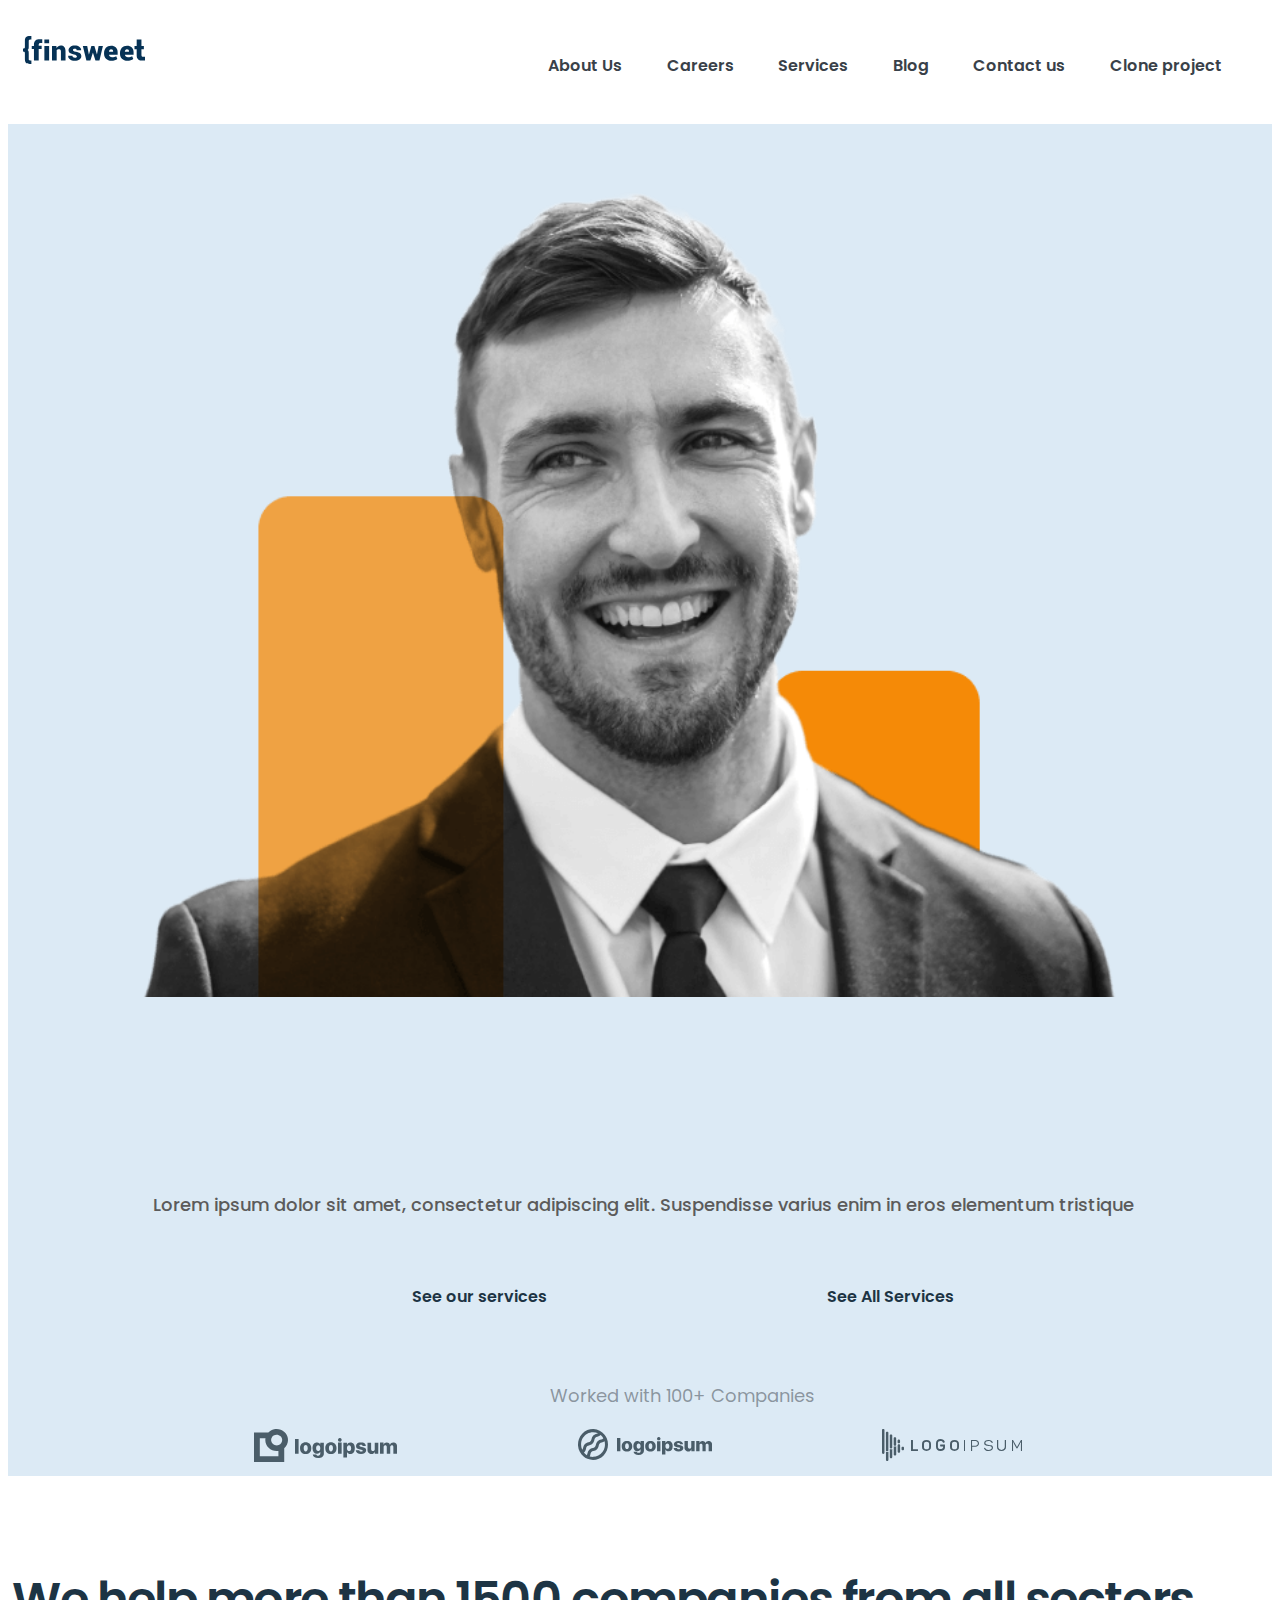
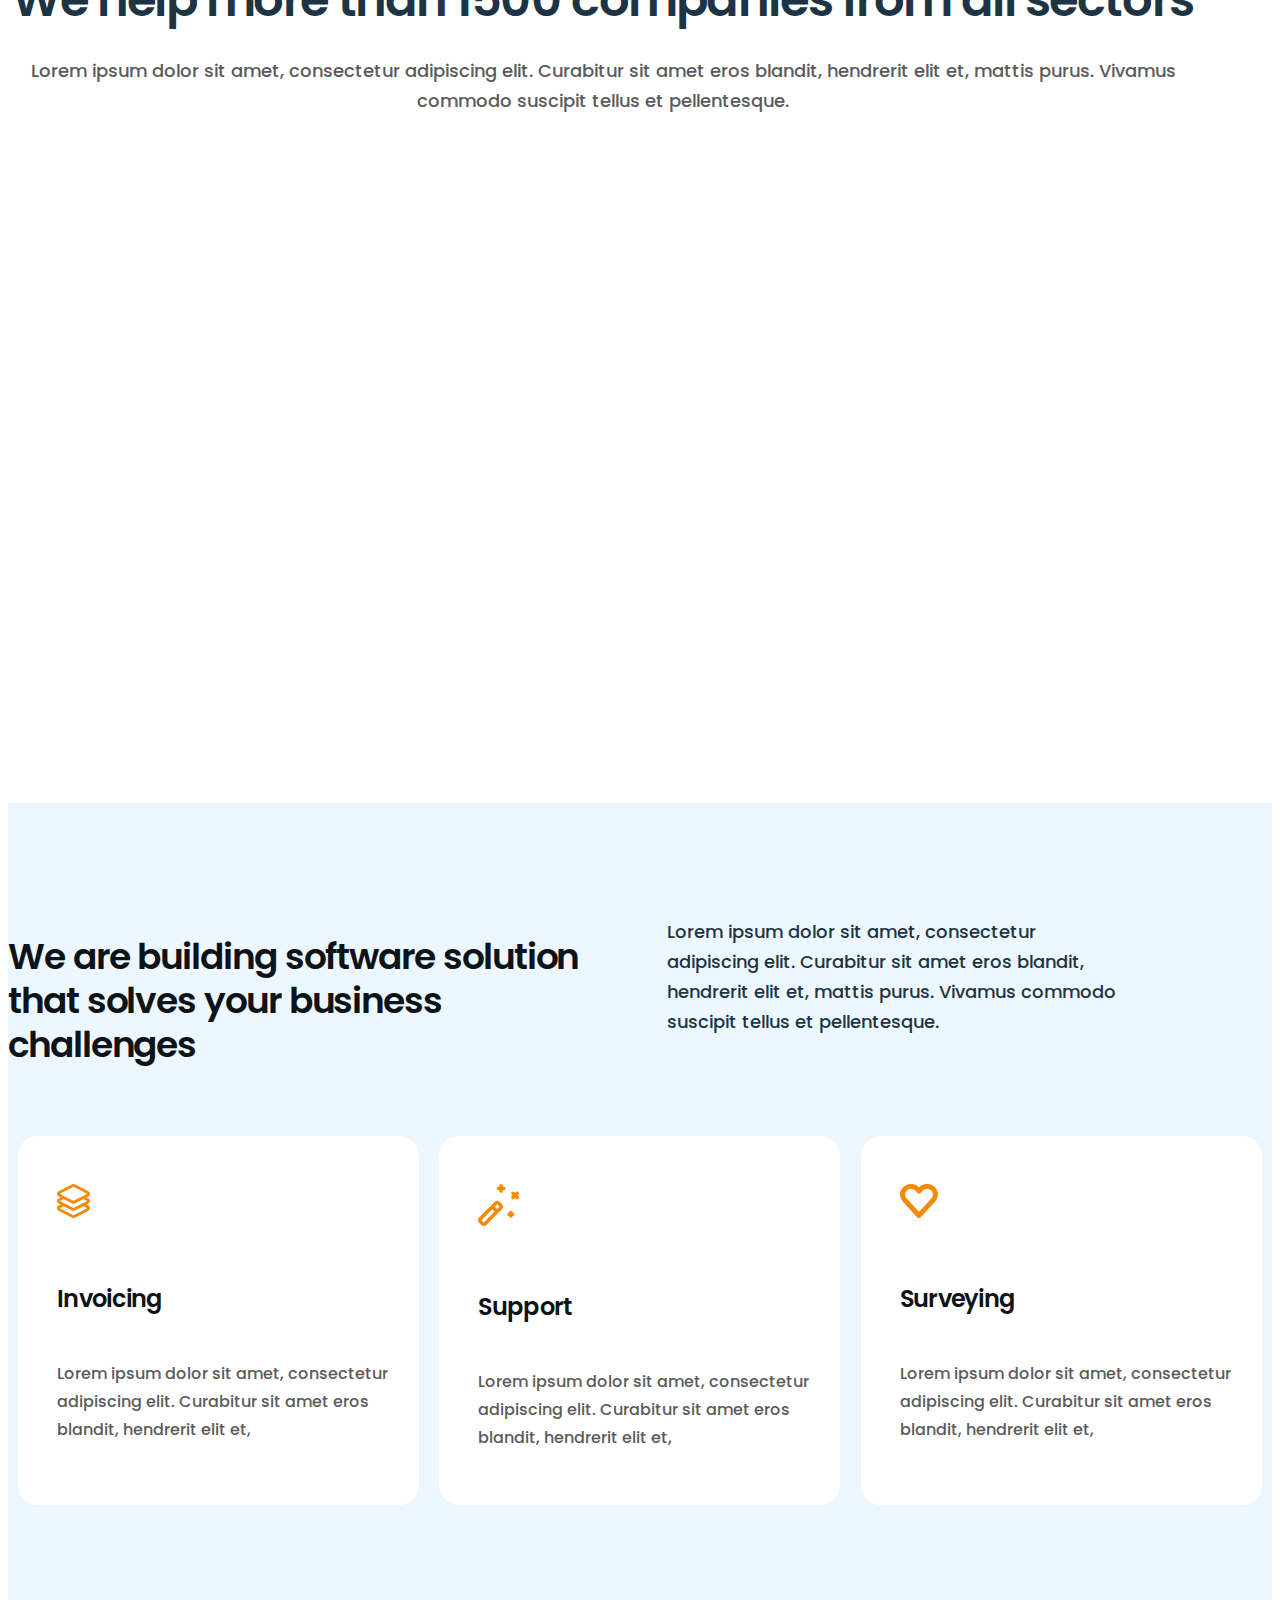
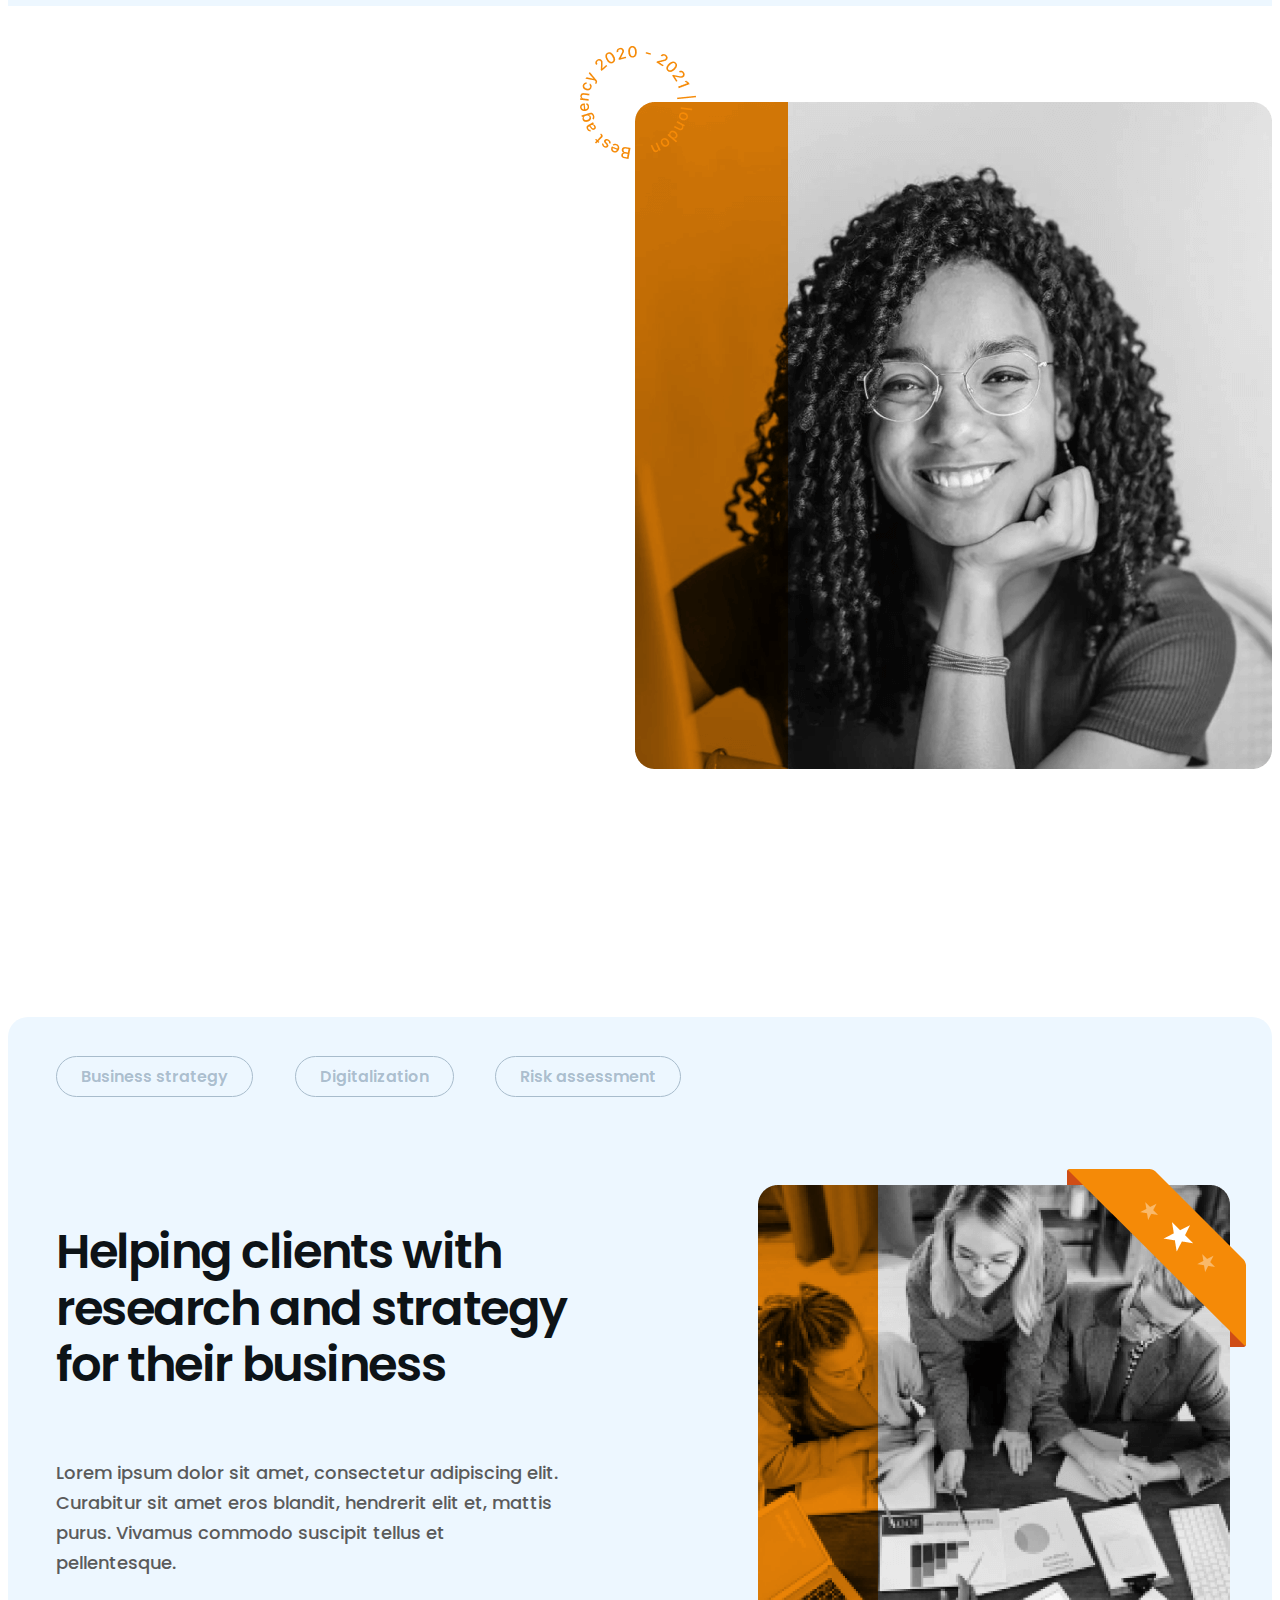
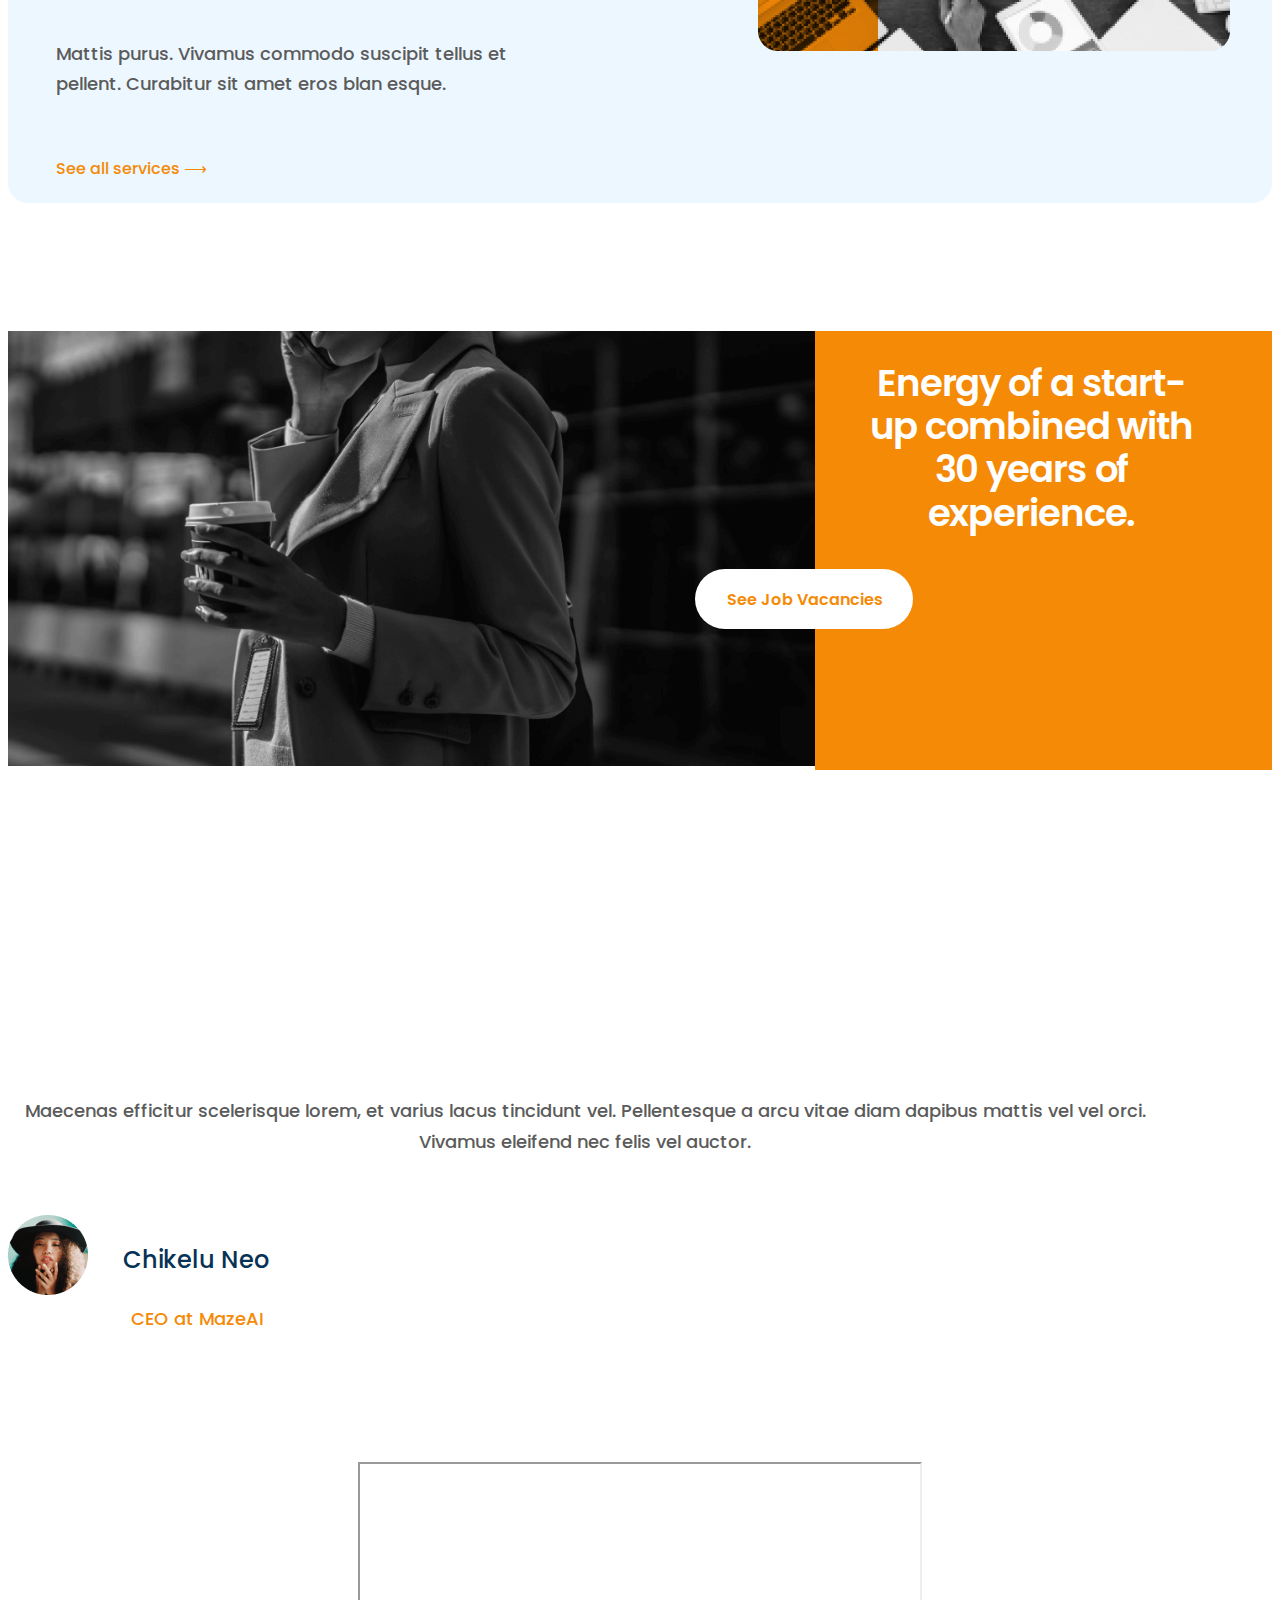
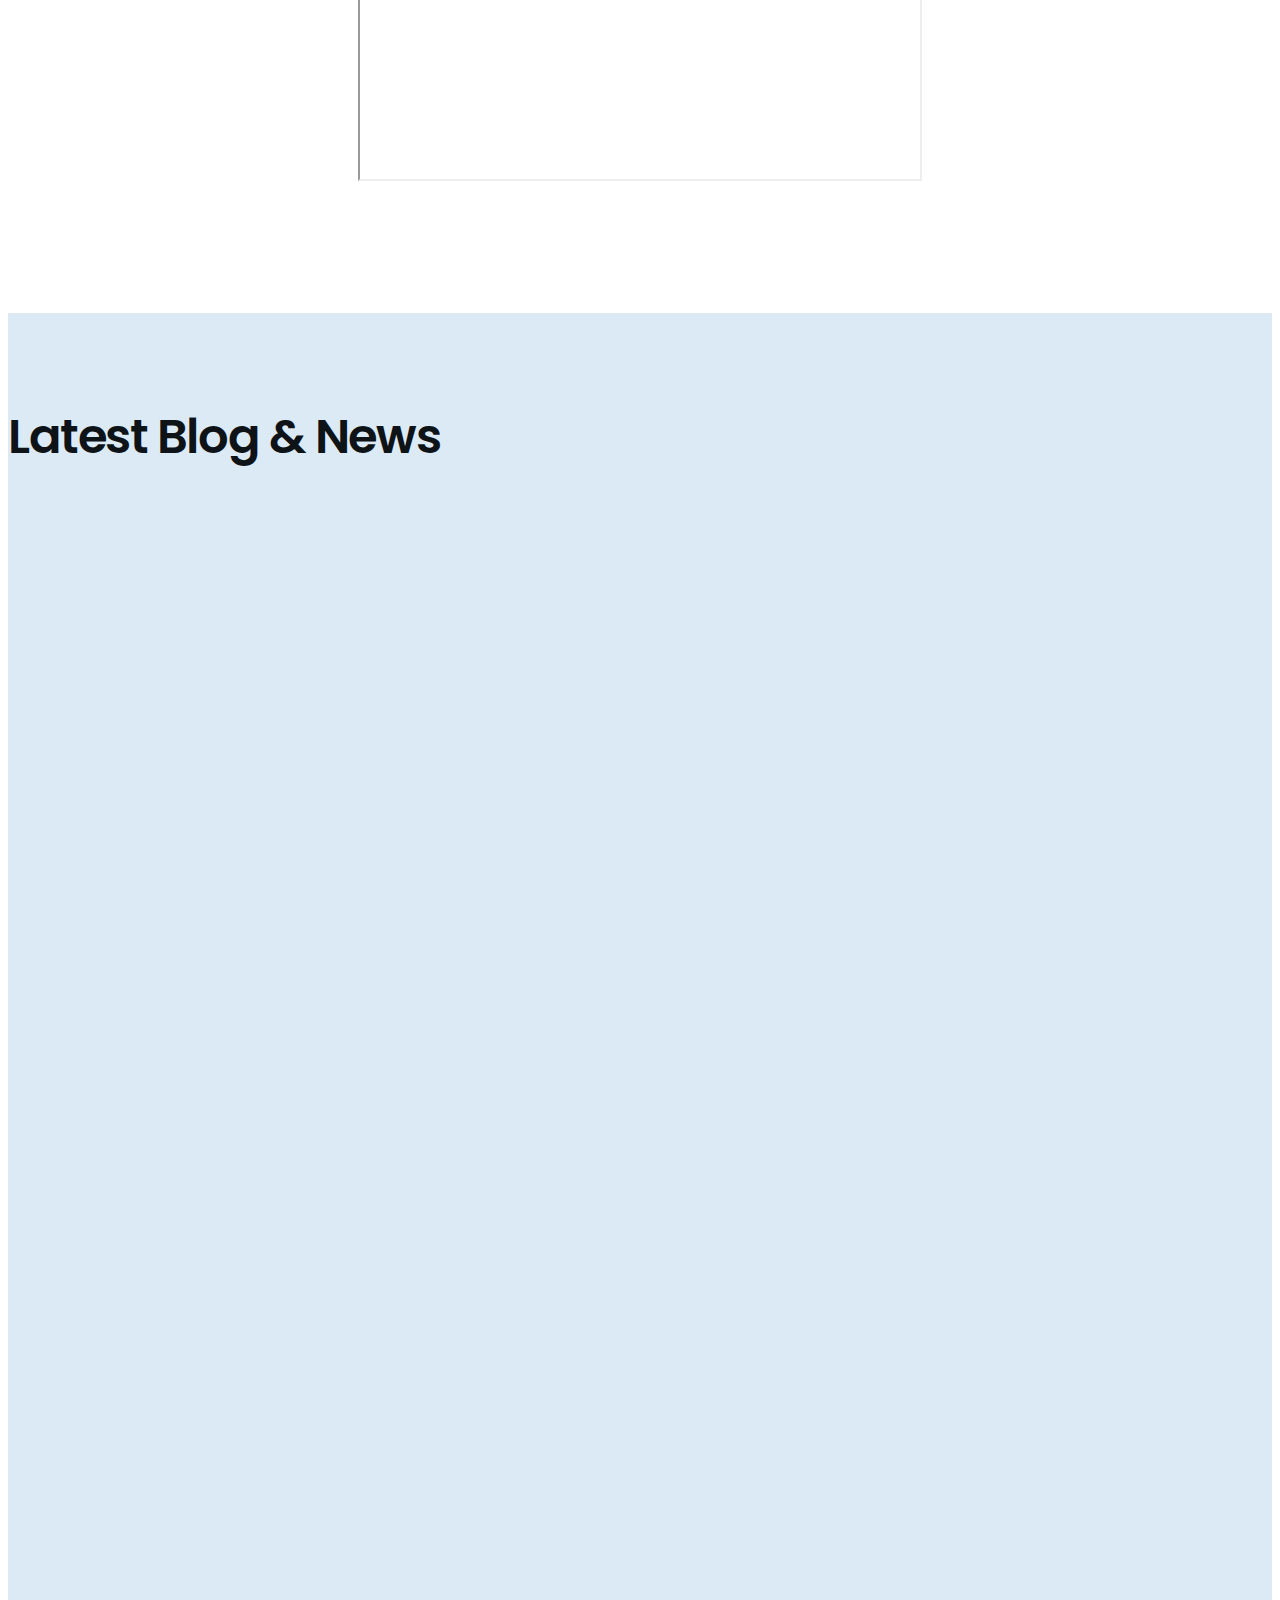
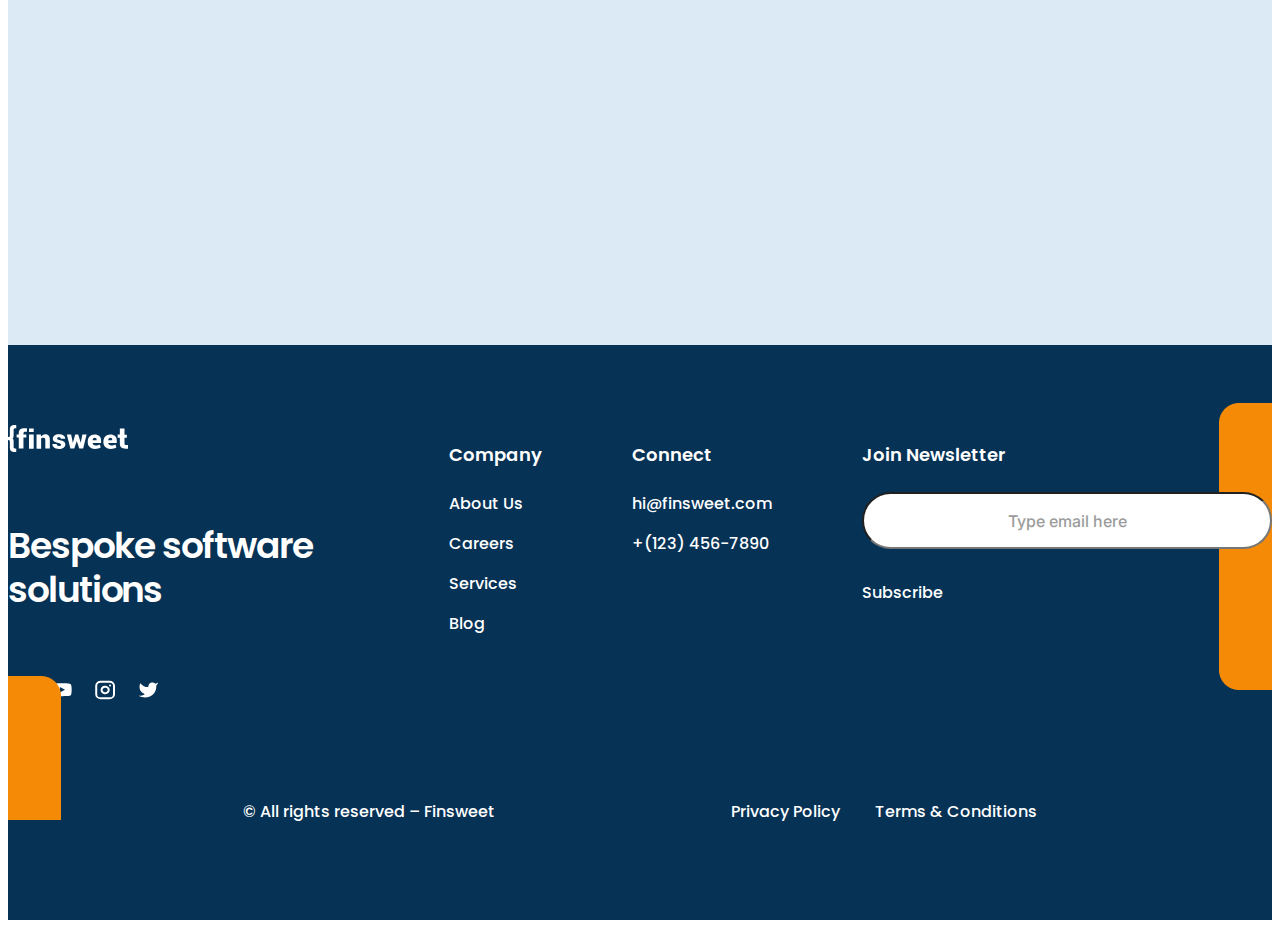
<file: index.html>
<!DOCTYPE html>
<html lang="en">
<head>
    <meta charset="UTF-8">
    <meta http-equiv="X-UA-Compatible" content="IE=edge">
    <meta name="viewport" content="width=device-width, initial-scale=1.0">
    <title>Home</title>
    <link href="https://cdn.jsdelivr.net/npm/bootstrap@5.1.3/dist/css/bootstrap.min.css" rel="stylesheet" integrity="sha384-1BmE4kWBq78iYhFldvKuhfTAU6auU8tT94WrHftjDbrCEXSU1oBoqyl2QvZ6jIW3" crossorigin="anonymous">
    <link
    rel="stylesheet"
    href="https://cdnjs.cloudflare.com/ajax/libs/animate.css/4.1.1/animate.min.css"
    />
    <link rel="preconnect" href="https://fonts.googleapis.com">
    <link rel="preconnect" href="https://fonts.gstatic.com" crossorigin>
    <link href="https://fonts.googleapis.com/css2?family=Inter:wght@500;600;700&family=Poppins:ital,wght@0,500;0,600;1,400&display=swap" rel="stylesheet">
    <link rel="stylesheet" href="style/style.css">
    <link rel="stylesheet" href="style/style_repeat.css">
</head>
<body>
    <div class="wrapper">
        <section class="first-container">
            <header class="center">
                <div class="item">
                    <img src="images/logo.svg" alt="logo" title="Логотип">
                </div>
                    <ul class="item">
                        <li><a href="index_about.html" title="О нас">About Us</a></li>
                        <li><a href="careers.html" title="Карьера">Careers</a></li>
                        <li><a href="services.html" title="Услуги">Services</a></li>
                        <li><a href="blog.html" title="Блог">Blog</a></li>
                        <li><a href="contact_us.html" title="Контакты">Contact us</a></li>
                        <li><a href="index.html" title="Home">Clone project</a></li>
                    </ul>
                <nav class="navbar navbar-light fixed-top burger_menu">
                    <div class="container-fluid">
                      <a class="navbar-brand top" href="#">Top of page</a>
                      <button class="navbar-toggler" type="button" data-bs-toggle="offcanvas" data-bs-target="#offcanvasNavbar" aria-controls="offcanvasNavbar">
                        <span class="navbar-toggler-icon"></span>
                      </button>
                      <div class="offcanvas offcanvas-end" tabindex="-1" id="offcanvasNavbar" aria-labelledby="offcanvasNavbarLabel">
                        <div class="offcanvas-header">
                          <h5 class="offcanvas-title" id="offcanvasNavbarLabel">Finsweet</h5>
                          <button type="button" class="btn-close text-reset" data-bs-dismiss="offcanvas" aria-label="Close"></button>
                        </div>
                        <div class="offcanvas-body">
                          <ul class="navbar-nav justify-content-end flex-grow-1 pe-3">
                            <li class="nav-item dropdown">
                              <a class="nav-link dropdown-toggle" href="#" id="offcanvasNavbarDropdown" role="button" data-bs-toggle="dropdown" aria-expanded="false" style="text-align: center;">
                                Links
                              </a>
                              <ul class="dropdown-menu" aria-labelledby="offcanvasNavbarDropdown">
                                <li><a class="dropdown-item" href="index_about.html">About Us</a></li>
                                <li><a class="dropdown-item" href="careers.html">Careers</a></li> 
                                <li><a class="dropdown-item" href="services.html">Services</a></li>  
                                <li><a class="dropdown-item" href="blog.html">Blog</a></li>  
                                <li><a class="dropdown-item" href="contact_us.html">Contact us</a></li>  
                                <li><a class="dropdown-item" href="index.html">HOME</a></li>                         
                              </ul>
                            </li>
                          </ul>
                        </div>
                      </div>
                    </div>
                  </nav>
            </header>
            <div class="background">
                    <div class="center">
                        <div class="solutions">
                            <h1 class="wow animate__animated animate__bounce">Prosper with our bespoke solutions</h1>
                            <p class="text_1">Lorem ipsum dolor sit amet, consectetur adipiscing elit. Suspendisse varius enim in eros elementum tristique</p>
                            <ul class="see_services">
                                <li><a href="#" title="Посмотреть наши услуги">See our services</a></li>
                                <li><a href="#" title="Посмотреть все услуги">See All Services </a></li>
                            </ul>
                            <p class="text_2">Worked with 100+ Companies</p>
                            <div class="item_1">
                                <div><img src="images/logo1.svg" alt="logo1" title="Первый логотип"></div>
                                <div><img src="images/logo2.svg" alt="logo2" title="Второй логотип"></div>
                                <div><img src="images/logo3.svg" alt="logo3" title="Третий логотип"></div>
                            </div>
                        </div>
                    </div>
                    <div class="image_1"><img src="images/image1.png" alt="image_head" title="Генеральный директор"></div>
            </div>
        </section>

        <section class="second-container center">
            <h2 class="h2_1">We help more than 1500 companies from all sectors</h2>
            <p class="text_3">Lorem ipsum dolor sit amet, consectetur adipiscing elit. Curabitur sit amet eros blandit, 
                hendrerit elit et, mattis purus. Vivamus commodo suscipit tellus et pellentesque.
            </p>
            <div class="wow animate__animated animate__backInUp animate__slow cards">
                <div>
                    <img src="images/image2.png" alt="card_1" title="Первая карточка">
                    <h4>Business strategy</h4>
                    <p>Lorem ipsum dolor sit amet, consectetur adipiscing elit. Curabitur sit amet eros blandit, hendrerit elit et,</p>
                    <a href="#" title="Узнать больше">Learn More &xrarr;</a>
                </div>
                <div><img src="images/image3.png" alt="card_2" title="Вторая карточка">
                    <h4>Digitalization</h4>
                    <p>Lorem ipsum dolor sit amet, consectetur adipiscing elit. Curabitur sit amet eros blandit, hendrerit elit et,</p>
                    <a href="#" title="Узнать больше">Learn More &xrarr;</a>
                </div>
                <div><img src="images/image4.png" alt="card_2" title="Третья карточка">
                    <h4>Risk assessment</h4>
                    <p>Lorem ipsum dolor sit amet, consectetur adipiscing elit. Curabitur sit amet eros blandit, hendrerit elit et,</p>
                    <a href="#" title="Узнать больше">Learn More &xrarr;</a>
                </div>
            </div>
        </section>

        <section class="third-container">
            <div class="content center">
                <div class="content_left">
                    <h3>We are building software solution that solves your business challenges</h3>
                </div>
                <div class="content_right">
                    <p>Lorem ipsum dolor sit amet, consectetur adipiscing elit. Curabitur sit amet eros blandit, hendrerit elit et, mattis purus. Vivamus commodo suscipit tellus et pellentesque.</p>
                </div>
            </div>
            <div class="block center">
                <div class="block_content">
                    <img src="images/icon.svg" alt="icon" title="Выставление счетов">
                    <h4>Invoicing</h4>
                    <p>Lorem ipsum dolor sit amet, consectetur adipiscing elit. Curabitur sit amet eros blandit, hendrerit elit et,</p>
                </div>
                <div class="block_content">
                    <img src="images/icon1.svg" alt="icon1" title="Поддержка">
                    <h4>Support</h4>
                    <p>Lorem ipsum dolor sit amet, consectetur adipiscing elit. Curabitur sit amet eros blandit, hendrerit elit et,</p>
                </div>
                <div class="block_content">
                    <img src="images/icon2.svg" alt="icon2" title="Межевание">
                    <h4>Surveying</h4>
                    <p>Lorem ipsum dolor sit amet, consectetur adipiscing elit. Curabitur sit amet eros blandit, hendrerit elit et,</p>
                </div>
            </div>
        </section>

        <section class="fourth-container">
            <div class="block_4 center">
                <div class="wow animate__animated animate__bounceInLeft animate__slow block_4_left">
                    <h2>The energy of a start-up combined with 30 years of experience.</h2>
                    <p class="block_4_left_text">Lorem ipsum dolor sit amet, consectetur adipiscing elit. Curabitur sit amet eros blandit, hendrerit elit et, mattis purus. Vivamus commodo 
                        suscipit tellus et pellentesque.
                    </p>
                    <div class="in_block_4">
                        <div class="add">
                            <p>15+</p>
                            <h4>Awards received</h4>
                            <p>Lorem ipsum dolor sit amet, consectetur adipiscin. Curabitur sit amet eros elit et.</p>
                        </div>
                        <div class="add">
                            <p>500+</p>
                            <h4>Clients served</h4>
                            <p>Lorem ipsum dolor sit amet, consectetur adipiscin. Curabitur sit amet eros elit et.</p>
                        </div>
                    </div>
                 </div>
                <div class="block_4_right">
                    <img src="images/image5.png" alt="avatar" title="Персонал компании">
                    <img class="circle" src="images/circle.png" alt="circle" title="circle">
                </div>
            </div>
            <div class="block_5 center">
                <ul class="block_5_item">
                    <li><a href="#" title="Бизнес-стратегия">Business strategy</a></li>
                    <li><a href="#" title="Цифровизация">Digitalization</a></li>
                    <li><a href="#" title="Оценка рисков">Risk assessment</a></li>
                </ul>
                <div class="block_5_content">
                    <div class="block_5_content_left">
                        <h2>Helping clients with research and strategy for their business</h2>
                        <p>Lorem ipsum dolor sit amet, consectetur adipiscing elit. Curabitur sit amet eros blandit, hendrerit elit et, mattis purus. Vivamus commodo suscipit 
                            tellus et pellentesque. 
                        </p>
                        <p>Mattis purus. Vivamus commodo suscipit tellus et pellent. Curabitur sit amet eros blan esque.</p>
                        <a href="#" title="Посмотреть все услуги">See all services &xrarr;</a>
                    </div>
                    <div class="block_5_content_right">
                        <img src="images/service_image.png" alt="service" title="Обслуживание">
                        <img class="ribbon" src="images/ribbon.png" alt="ribbon" title="Лента">
                    </div>
                </div>
            </div>
        </section>

        <section class="fifth-container">
            <div class="block_6">
                <div class="block_6_img">
                    <img src="images/image6.png" alt="black_and_white_image" title="Поиск работы">
                </div>
                <div class="block_6_content">
                    <h2>Energy of a start-up combined with 30 years of experience.</h2>
                    <a href="careers.html" title="Посмотреть вакансии">See Job Vacancies</a>
                </div>
            </div>
            <div class="block_7 center">
                <div class="block_7_content">
                    <h2 class="wow animate__animated animate__lightSpeedInLeft">Finsweet was a dream to work with</h2>
                    <p>Maecenas efficitur scelerisque lorem, et varius lacus tincidunt vel. Pellentesque a arcu vitae diam dapibus mattis vel vel orci. 
                        Vivamus eleifend nec felis vel auctor.
                    </p>
                    <div class="avatar_content">
                        <div class="avatar">
                            <img src="images/avatar.png" alt="avatar" title="Аватар">
                        </div>
                        <div class="name_of_avatar">
                            <p>Chikelu Neo</p>
                            <p>CEO at MazeAI</p>
                        </div>
                    </div>
                </div>
                <div class="block_7_video">
                    <iframe width="560" height="315" src="https://www.youtube.com/embed/KdLyWOx6Xhk" title="YouTube video player" allow="accelerometer; autoplay; clipboard-write; encrypted-media; gyroscope; picture-in-picture" allowfullscreen></iframe>
                </div>
            </div>
        </section>

        <section class="six-container">
            <div class="content_and_cards center">
                <h2>Latest Blog &amp; News</h2>
                <div class="cards_of_six-container">
                    <div class="wow animate__animated animate__zoomIn item6">
                        <img src="images/image1_1.png" alt="card_1" title="Первая карточка">
                        <h4>Why you have to digitalize in 2021</h4>
                        <p>Lorem ipsum dolor sit amet, consectetur adipiscing elit. Curabitur sit amet eros blandit, hendrerit elit et.</p>
                        <a href="#" title="Узнать больше">Learn More &xrarr;</a>
                    </div>
                    <div class="wow animate__animated animate__zoomIn item6"><img src="images/image2_2.png" alt="card_2" title="Вторая карточка">
                        <h4>Our internal process and longerm vision</h4>
                        <p>Lorem ipsum dolor sit amet, consectetur adipiscing elit. Curabitur sit amet eros blandit, hendrerit elit et,</p>
                        <a href="#" title="Узнать больше">Learn More &xrarr;</a>
                    </div>
                    <div class="wow animate__animated animate__zoomIn item6"><img src="images/image3_3.png" alt="card_2" title="Третья карточка">
                        <h4>Helping the next generation of leaders</h4>
                        <p>Lorem ipsum dolor sit amet, consectetur adipiscing elit. Curabitur sit amet eros blandit, hendrerit elit et,</p>
                        <a href="#" title="Узнать больше">Learn More &xrarr;</a>
                    </div>
                </div>
            </div>
            <footer>
                <img class="shape_left" src="images/shape_left.png" alt="shape_left" title="shape_left">
                <div class="bottom_menu center">
                    <div>
                        <img class="logo_bottom" src="images/logo_bottom.svg" alt="logo_bottom" title="Логотип">
                        <h3>Bespoke software solutions</h3>
                        <a href="https://ru-ru.facebook.com/" title="Фэйсбук"><img class="logo_social" src="images/facebook.svg" alt="logo_fc" title="facebook"></a>
                        <a href="https://www.youtube.com/" title="Ютуб"><img class="logo_social" src="images/youtube.svg" alt="logo_yt" title="youtube"></a>
                        <a href="https://www.instagram.com/?hl=ru" title="Инстаграм"><img class="logo_social" src="images/instagram.svg" alt="logo_in" title="instagram"></a>
                        <a href="https://twitter.com/?lang=ru" title="Твиттер"><img class="logo_social" src="images/twitter.svg" alt="logo_tw" title="twitter"></a>
                    </div>
                    <ul class="company">
                        <li class="company_and_connect_join">Company</li>
                        <li><a href="index_about.html" title="О нас">About Us</a></li>
                        <li><a href="careers_inner.html" title="Вакансии">Careers</a></li>
                        <li><a href="services.html" title="Услуги">Services</a></li>
                        <li><a href="blog_inner.html" title="Блог">Blog</a></li>
                    </ul>
                    <ul>
                        <li class="company_and_connect_join">Connect</li>
                        <li><a href="mailto:hi@finsweet.com">hi&commat;finsweet.com</a></li>
                        <li><a href="tel:+(123)456-7890">+(123) 456-7890</a></li>
                    </ul>
                    <ul>
                        <li class="company_and_connect_join">Join Newsletter</li>
                        <input class="input" type="email" size="35" placeholder="Type email here">
                        <li><a class="subscribe" href="#" title="Подписаться">Subscribe</a></li>
                    </ul>
                </div>
                <div class="footer_bottom center">
                    <p>
                        &copy; All rights reserved – Finsweet
                    </p>
                    <p>
                        <a href="privacy_policy.html" title="Политика конфиденциальности">Privacy Policy</a>
                        <a href="#" title="Правила и условия">Terms &amp; Conditions</a>
                    </p>
                </div>
            </footer>
        </section>
    </div>
    <script src="https://cdn.jsdelivr.net/npm/bootstrap@5.1.3/dist/js/bootstrap.bundle.min.js" integrity="sha384-ka7Sk0Gln4gmtz2MlQnikT1wXgYsOg+OMhuP+IlRH9sENBO0LRn5q+8nbTov4+1p" crossorigin="anonymous"></script>
    <script src="lib/wow.min.js"></script>
<script>
    const wow = new WOW({
    boxClass: 'wow', /* класс, который необходим для работы wow.js */
    animateClass: 'animate__animated', /* класс, который будет автоматически добавляться анимируемым элементам при прокрутке страницы */
    offset: 30, /* по-умолчанию установлено значение 0, то есть как только при прокрутке страницы, элемент достигает низа окна браузера проигрываться анимация, в данном случае анимация начнется на 30px выше от низа окна браузера */
    mobile: true, /* если true, то на мобильных тоже будет анимация, если false, то на мобильных анимация отключается */
    live: true /* если true, то анимация будет работать даже на динамически добавляемых элементах, если false, то только на тех элементах, которые были на странице при ее загрузке */
    })
    wow.init(); /* Инициализация плагина с установленными выше свойствами */
</script>

</body>
</html>
</file>
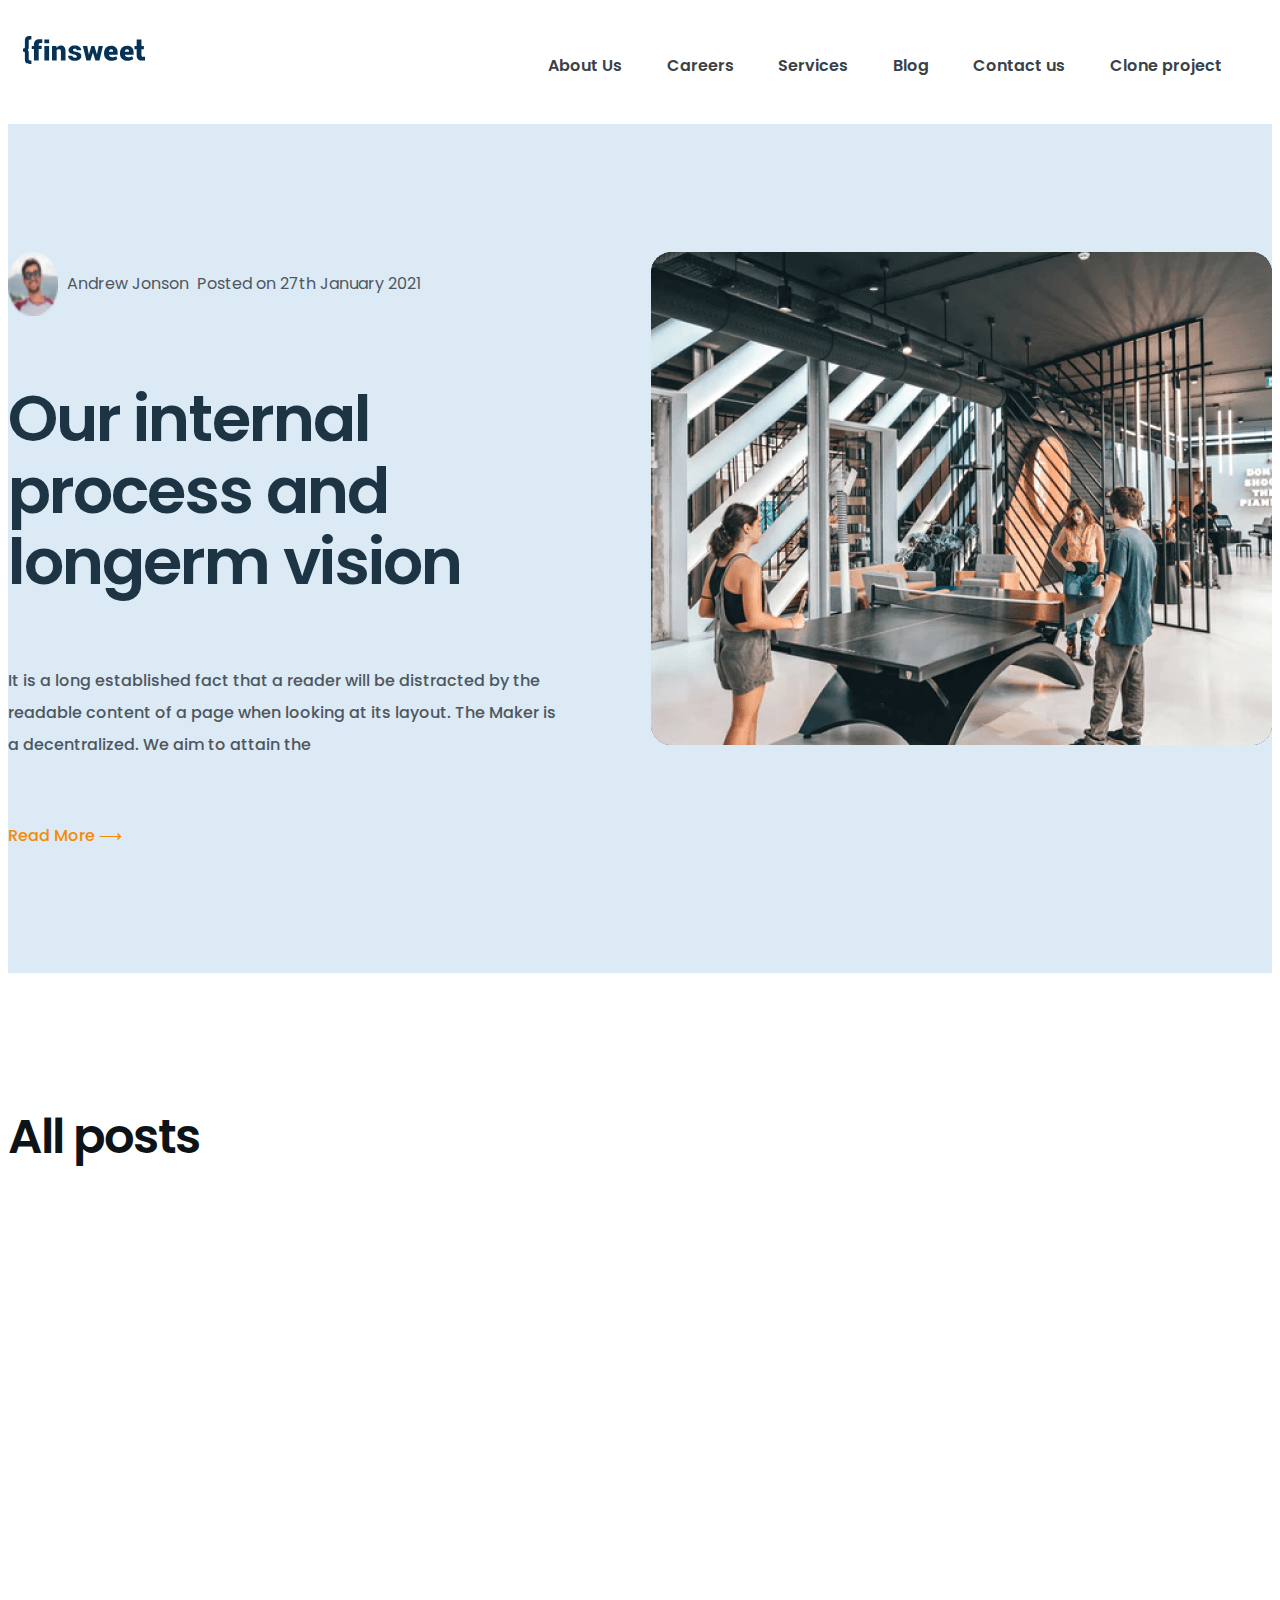
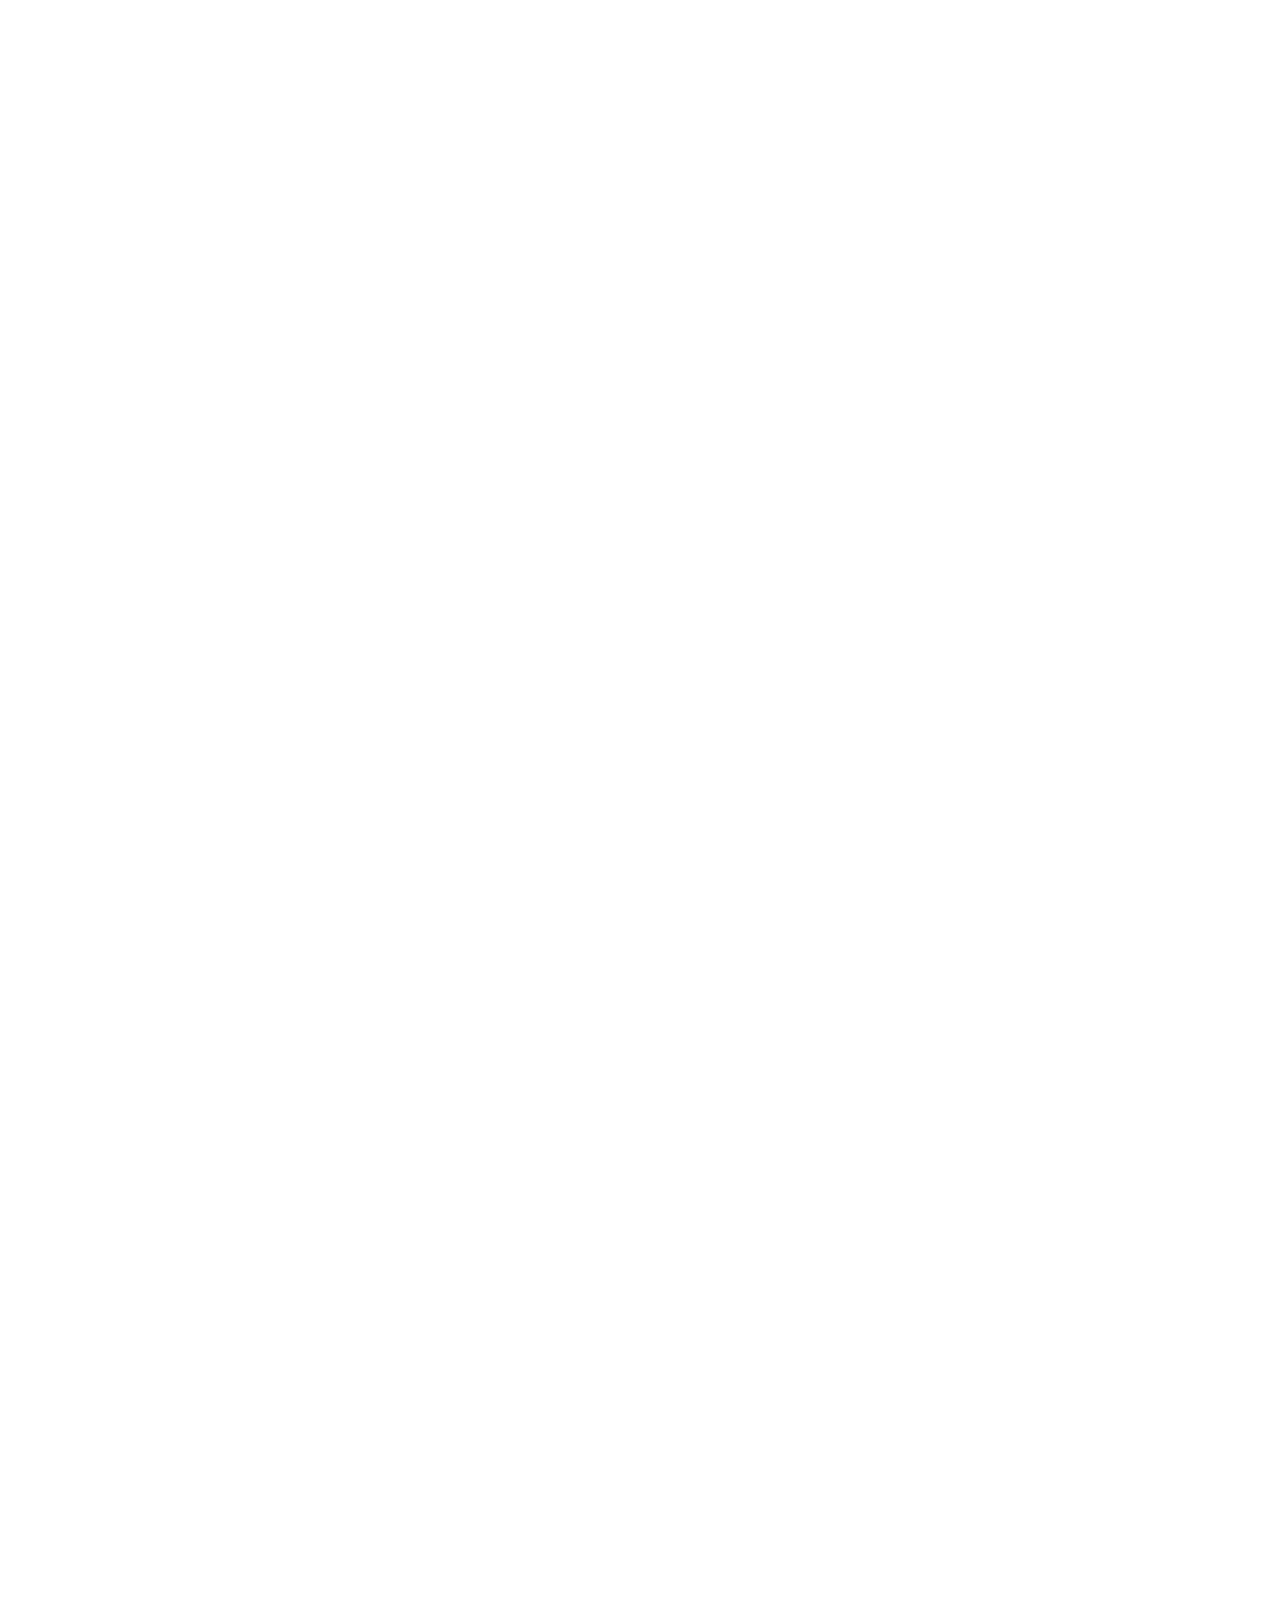
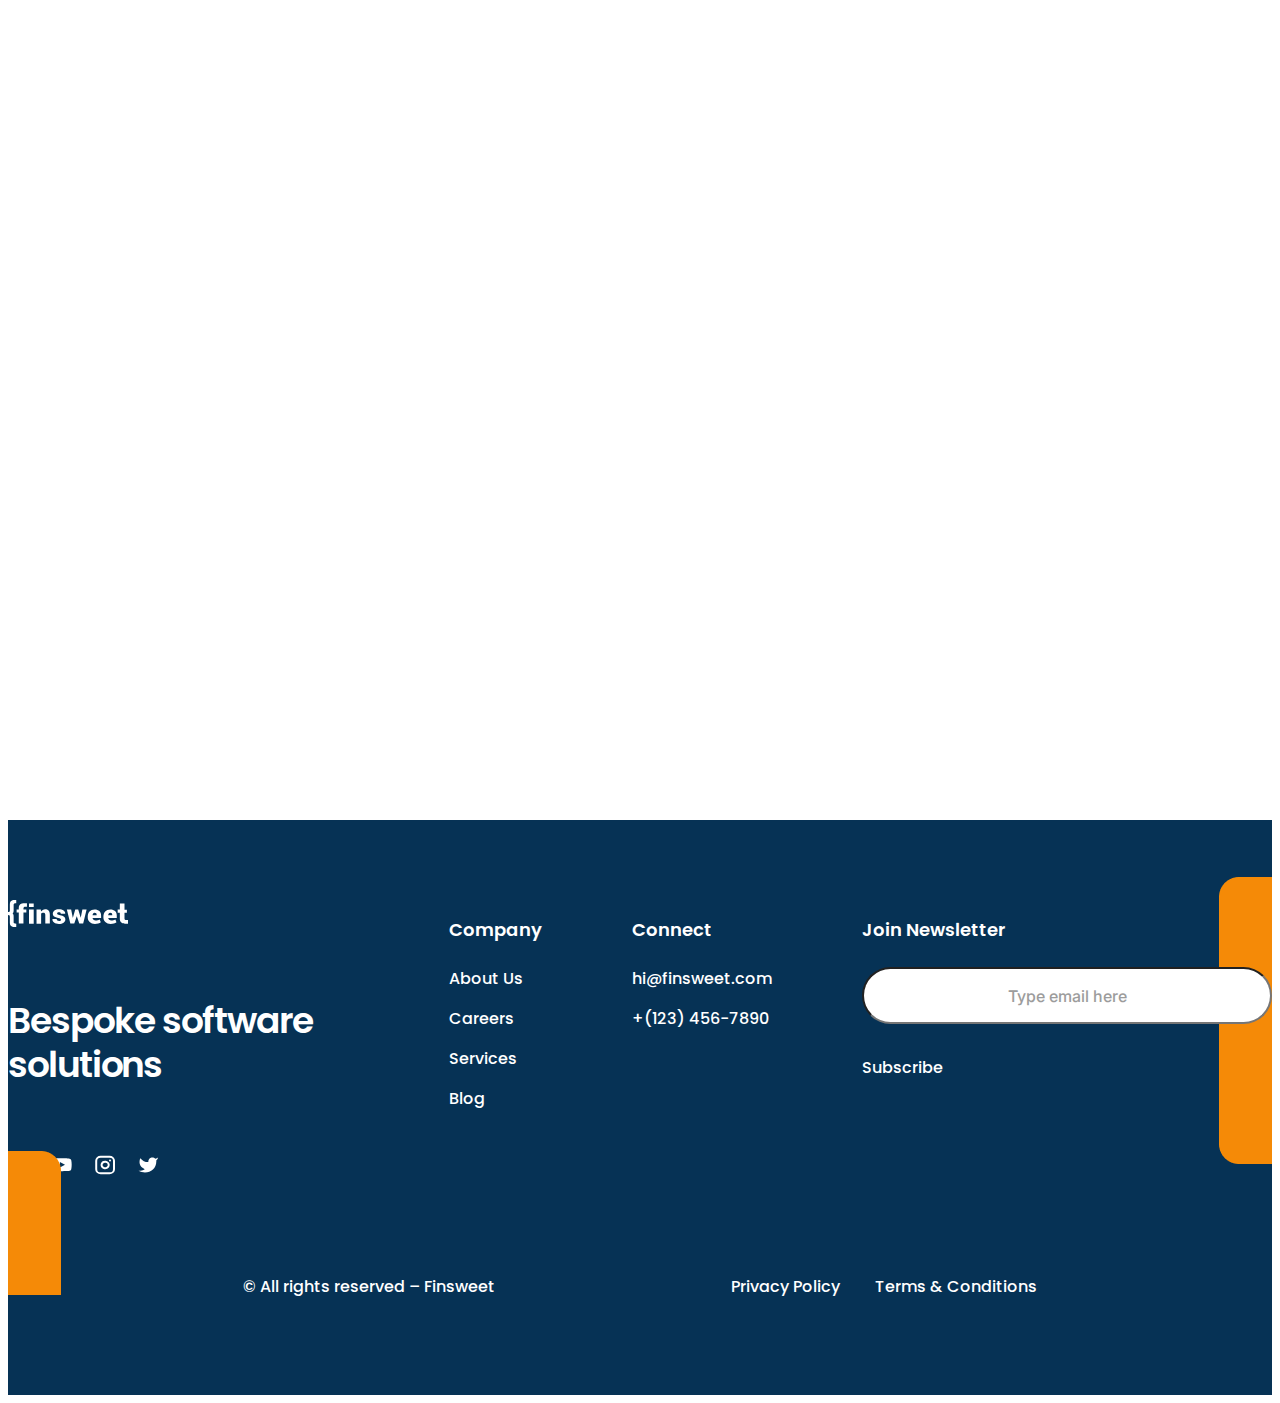
<file: blog.html>
<!DOCTYPE html>
<html lang="en">
<head>
    <meta charset="UTF-8">
    <meta http-equiv="X-UA-Compatible" content="IE=edge">
    <meta name="viewport" content="width=device-width, initial-scale=1.0">
    <title>Blog</title>
    <link href="https://cdn.jsdelivr.net/npm/bootstrap@5.1.3/dist/css/bootstrap.min.css" rel="stylesheet" integrity="sha384-1BmE4kWBq78iYhFldvKuhfTAU6auU8tT94WrHftjDbrCEXSU1oBoqyl2QvZ6jIW3" crossorigin="anonymous">
    <link
    rel="stylesheet"
    href="https://cdnjs.cloudflare.com/ajax/libs/animate.css/4.1.1/animate.min.css"
    />
    <link rel="preconnect" href="https://fonts.googleapis.com">
    <link rel="preconnect" href="https://fonts.gstatic.com" crossorigin>
    <link href="https://fonts.googleapis.com/css2?family=Inter:wght@500;600;700&family=Poppins:ital,wght@0,500;0,600;1,400&display=swap" rel="stylesheet">
    <link rel="stylesheet" href="style/style_repeat.css">
    <link rel="stylesheet" href="style/style_blog.css">
    
</head>
<body>
    <div class="wrapper">
        <section class="first-container">
            <header class="center">
                <div class="item">
                    <img src="images/logo.svg" alt="logo" title="Логотип">
                </div>
                    <ul class="item">
                        <li><a href="index_about.html" title="О нас">About Us</a></li>
                        <li><a href="careers.html" title="Карьера">Careers</a></li>
                        <li><a href="services.html" title="Услуги">Services</a></li>
                        <li><a href="blog.html" title="Блог">Blog</a></li>
                        <li><a href="contact_us.html" title="Контакты">Contact us</a></li>
                        <li><a href="index.html" title="Home">Clone project</a></li>
                    </ul>
                    <nav class="navbar navbar-light fixed-top burger_menu">
                        <div class="container-fluid">
                          <a class="navbar-brand top" href="#">Top of page</a>
                          <button class="navbar-toggler" type="button" data-bs-toggle="offcanvas" data-bs-target="#offcanvasNavbar" aria-controls="offcanvasNavbar">
                            <span class="navbar-toggler-icon"></span>
                          </button>
                          <div class="offcanvas offcanvas-end" tabindex="-1" id="offcanvasNavbar" aria-labelledby="offcanvasNavbarLabel">
                            <div class="offcanvas-header">
                              <h5 class="offcanvas-title" id="offcanvasNavbarLabel">Finsweet</h5>
                              <button type="button" class="btn-close text-reset" data-bs-dismiss="offcanvas" aria-label="Close"></button>
                            </div>
                            <div class="offcanvas-body">
                              <ul class="navbar-nav justify-content-end flex-grow-1 pe-3">
                                <li class="nav-item dropdown">
                                  <a class="nav-link dropdown-toggle" href="#" id="offcanvasNavbarDropdown" role="button" data-bs-toggle="dropdown" aria-expanded="false" style="text-align: center;">
                                    Links
                                  </a>
                                  <ul class="dropdown-menu" aria-labelledby="offcanvasNavbarDropdown">
                                    <li><a class="dropdown-item" href="index_about.html">About Us</a></li>
                                    <li><a class="dropdown-item" href="careers.html">Careers</a></li> 
                                    <li><a class="dropdown-item" href="services.html">Services</a></li>  
                                    <li><a class="dropdown-item" href="blog.html">Blog</a></li>  
                                    <li><a class="dropdown-item" href="contact_us.html">Contact us</a></li>  
                                    <li><a class="dropdown-item" href="index.html">HOME</a></li>                         
                                  </ul>
                                </li>
                              </ul>
                            </div>
                          </div>
                        </div>
                      </nav>
            </header> 
            </section>
            <section class="bg">
                <div class="content_descr center">
                    <div>
                        <div class="avatar">
                            <img src="images/avatar_blog.png" alt="avatar" title="Аватар"> 
                            <p>Andrew Jonson</p> 
                            <p class="right">Posted on 27th January 2021</p>
                        </div>
                        <h1>
                            Our internal process and longerm vision
                        </h1>
                        <p class="content_text">
                            It is a long established fact that a reader will be distracted by the readable content of a page when looking at its layout. The Maker is a decentralized. We aim to attain the
                        </p>
                        <a href="#" title="Читать больше">Read More &xrarr;</a>
                    </div>
                    <div>
                        <img src="images/blogimage1.png" alt="headerimage_careers" title="Internal process">
                    </div>
                </div> 
            </section>

        <section class="six-container">
            <div class="content_and_cards center">
                <h2>All posts</h2>
                <div class="cards_of_six-container">
                    <div class="wow animate__animated animate__zoomIn item6">
                        <img src="images/image1_1.png" alt="card_1" title="Первая карточка">
                        <h4>Why you have to digitalize in 2021</h4>
                        <p>Lorem ipsum dolor sit amet, consectetur adipiscing elit. Curabitur sit amet eros blandit, hendrerit elit et.</p>
                        <a href="#" title="Узнать больше">Learn More &xrarr;</a>
                    </div>
                    <div class="wow animate__animated animate__zoomIn item6"><img src="images/image2_2.png" alt="card_2" title="Вторая карточка">
                        <h4>Our internal process and longerm vision</h4>
                        <p>Lorem ipsum dolor sit amet, consectetur adipiscing elit. Curabitur sit amet eros blandit, hendrerit elit et,</p>
                        <a href="#" title="Узнать больше">Learn More &xrarr;</a>
                    </div>
                    <div class="wow animate__animated animate__zoomIn item6"><img src="images/image3_3.png" alt="card_2" title="Третья карточка">
                        <h4>Helping the next generation of leaders</h4>
                        <p>Lorem ipsum dolor sit amet, consectetur adipiscing elit. Curabitur sit amet eros blandit, hendrerit elit et,</p>
                        <a href="#" title="Узнать больше">Learn More &xrarr;</a>
                    </div>
                </div>
            </div>

            <div class="content_and_cards center">
                <div class="cards_of_six-container">
                    <div class="wow animate__animated animate__zoomIn item6">
                        <img src="images/image3_3.png" alt="card_3" title="Первая карточка">
                        <h4>Why you have to digitalize in 2021</h4>
                        <p>Lorem ipsum dolor sit amet, consectetur adipiscing elit. Curabitur sit amet eros blandit, hendrerit elit et.</p>
                        <a href="#" title="Узнать больше">Learn More &xrarr;</a>
                    </div>
                    <div class="wow animate__animated animate__zoomIn item6"><img src="images/image1_1.png" alt="card_2" title="Вторая карточка">
                        <h4>Our internal process and longerm vision</h4>
                        <p>Lorem ipsum dolor sit amet, consectetur adipiscing elit. Curabitur sit amet eros blandit, hendrerit elit et,</p>
                        <a href="#" title="Узнать больше">Learn More &xrarr;</a>
                    </div>
                    <div class="wow animate__animated animate__zoomIn item6"><img src="images/image2_2.png" alt="card_2" title="Третья карточка">
                        <h4>Helping the next generation of leaders</h4>
                        <p>Lorem ipsum dolor sit amet, consectetur adipiscing elit. Curabitur sit amet eros blandit, hendrerit elit et,</p>
                        <a href="#" title="Узнать больше">Learn More &xrarr;</a>
                    </div>
                </div>
            </div>

            <footer>
                <img class="shape_left" src="images/shape_left.png" alt="shape_left" title="shape_left">
                <div class="bottom_menu center">
                    <div>
                        <img class="logo_bottom" src="images/logo_bottom.svg" alt="logo_bottom" title="Логотип">
                        <h3>Bespoke software solutions</h3>
                        <a href="https://ru-ru.facebook.com/" title="Фэйсбук"><img class="logo_social" src="images/facebook.svg" alt="logo_fc" title="facebook"></a>
                        <a href="https://www.youtube.com/" title="Ютуб"><img class="logo_social" src="images/youtube.svg" alt="logo_yt" title="youtube"></a>
                        <a href="https://www.instagram.com/?hl=ru" title="Инстаграм"><img class="logo_social" src="images/instagram.svg" alt="logo_in" title="instagram"></a>
                        <a href="https://twitter.com/?lang=ru" title="Твиттер"><img class="logo_social" src="images/twitter.svg" alt="logo_tw" title="twitter"></a>
                    </div>
                    <ul class="company">
                        <li class="company_and_connect_join">Company</li>
                        <li><a href="index_about.html" title="О нас">About Us</a></li>
                        <li><a href="careers_inner.html" title="Вакансии">Careers</a></li>
                        <li><a href="services.html" title="Услуги">Services</a></li>
                        <li><a href="blog_inner.html" title="Блог">Blog</a></li>
                    </ul>
                    <ul>
                        <li class="company_and_connect_join">Connect</li>
                        <li><a href="mailto:hi@finsweet.com">hi&commat;finsweet.com</a></li>
                        <li><a href="tel:+(123)456-7890">+(123) 456-7890</a></li>
                    </ul>
                    <ul>
                        <li class="company_and_connect_join">Join Newsletter</li>
                        <input class="input" type="email" size="35" placeholder="Type email here">
                        <li><a class="subscribe" href="#" title="Подписаться">Subscribe</a></li>
                    </ul>
                </div>
                <div class="footer_bottom center">
                    <p>
                        &copy; All rights reserved – Finsweet
                    </p>
                    <p>
                        <a href="privacy_policy.html" title="Политика конфиденциальности">Privacy Policy</a>
                        <a href="#" title="Правила и условия">Terms &amp; Conditions</a>
                    </p>
                </div>
            </footer>
        </section>

    </div>
    <script src="https://cdn.jsdelivr.net/npm/bootstrap@5.1.3/dist/js/bootstrap.bundle.min.js" integrity="sha384-ka7Sk0Gln4gmtz2MlQnikT1wXgYsOg+OMhuP+IlRH9sENBO0LRn5q+8nbTov4+1p" crossorigin="anonymous"></script>
    <script src="lib/wow.min.js"></script>
    <script>
        const wow = new WOW({
        boxClass: 'wow', /* класс, который необходим для работы wow.js */
        animateClass: 'animate__animated', /* класс, который будет автоматически добавляться анимируемым элементам при прокрутке страницы */
        offset: 30, /* по-умолчанию установлено значение 0, то есть как только при прокрутке страницы, элемент достигает низа окна браузера проигрываться анимация, в данном случае анимация начнется на 30px выше от низа окна браузера */
        mobile: true, /* если true, то на мобильных тоже будет анимация, если false, то на мобильных анимация отключается */
        live: true /* если true, то анимация будет работать даже на динамически добавляемых элементах, если false, то только на тех элементах, которые были на странице при ее загрузке */
        })
        wow.init(); /* Инициализация плагина с установленными выше свойствами */
    </script>

</body>
</html>
</file>
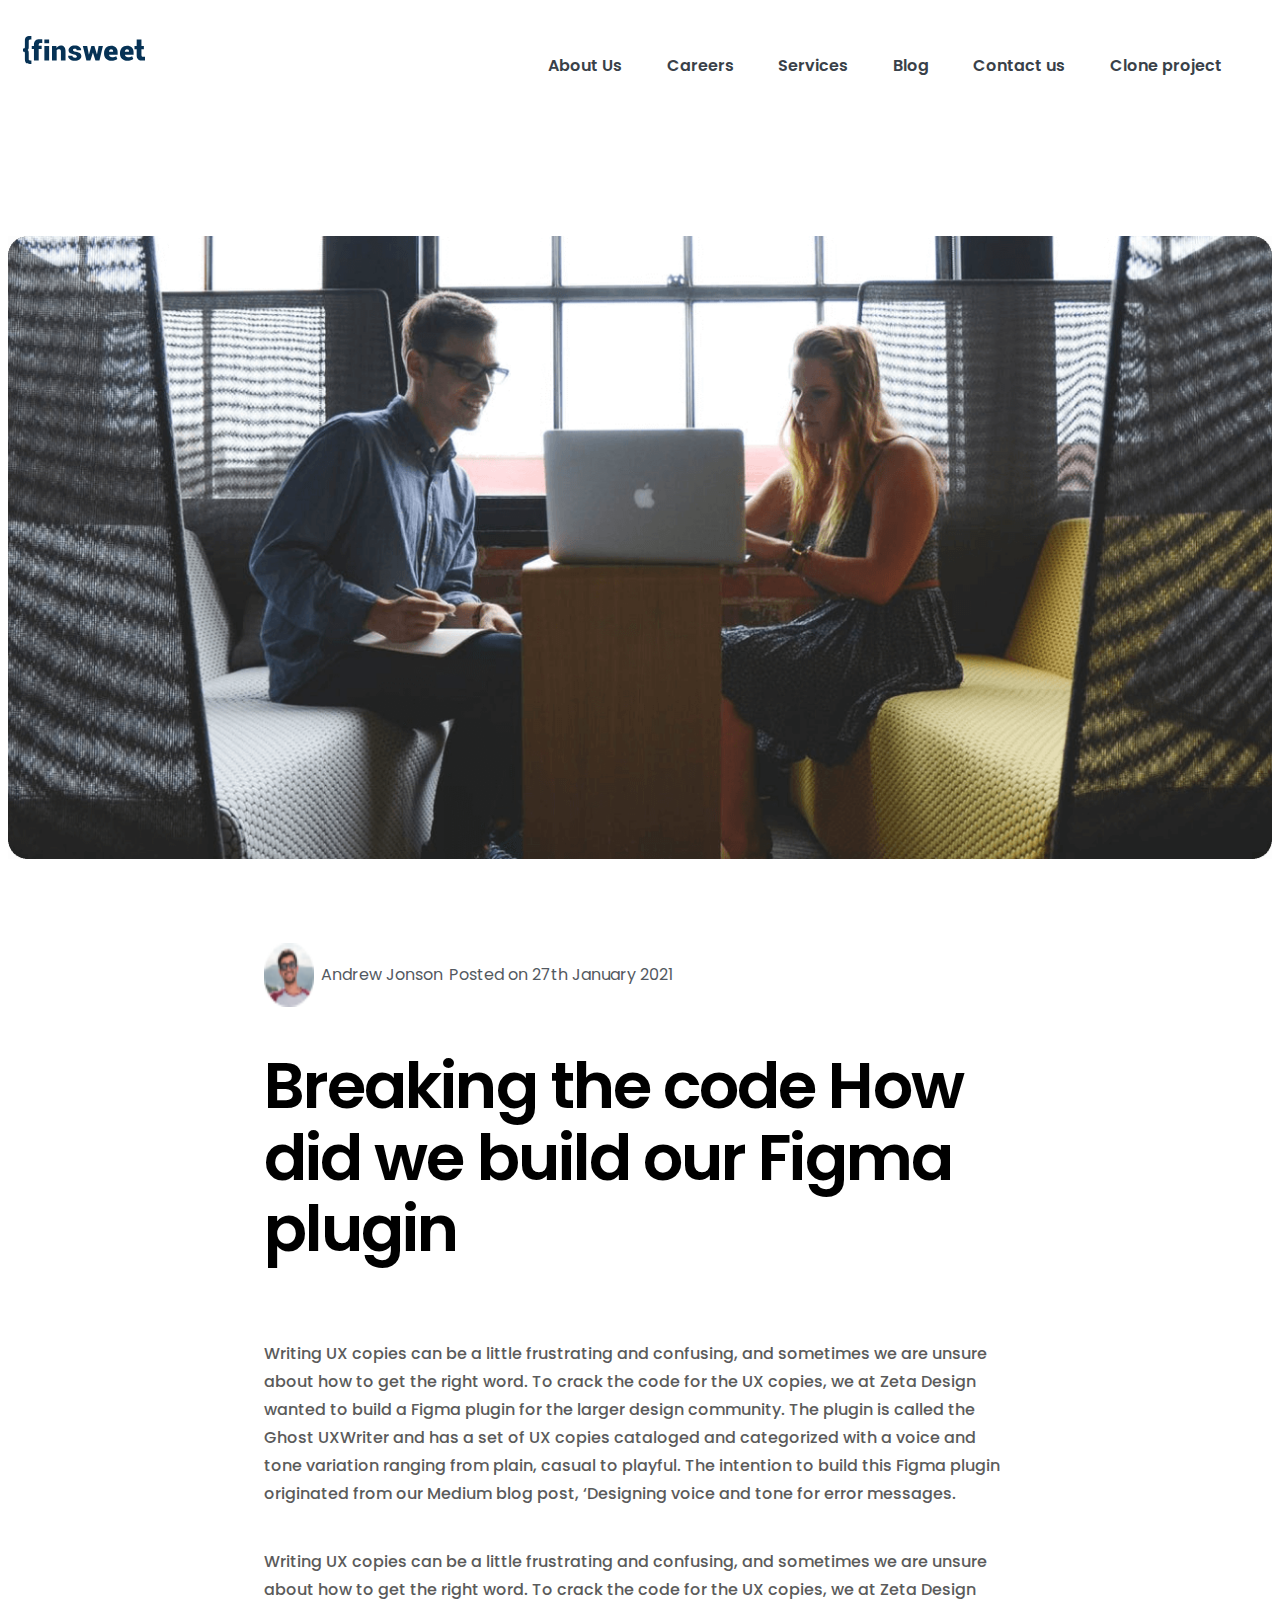
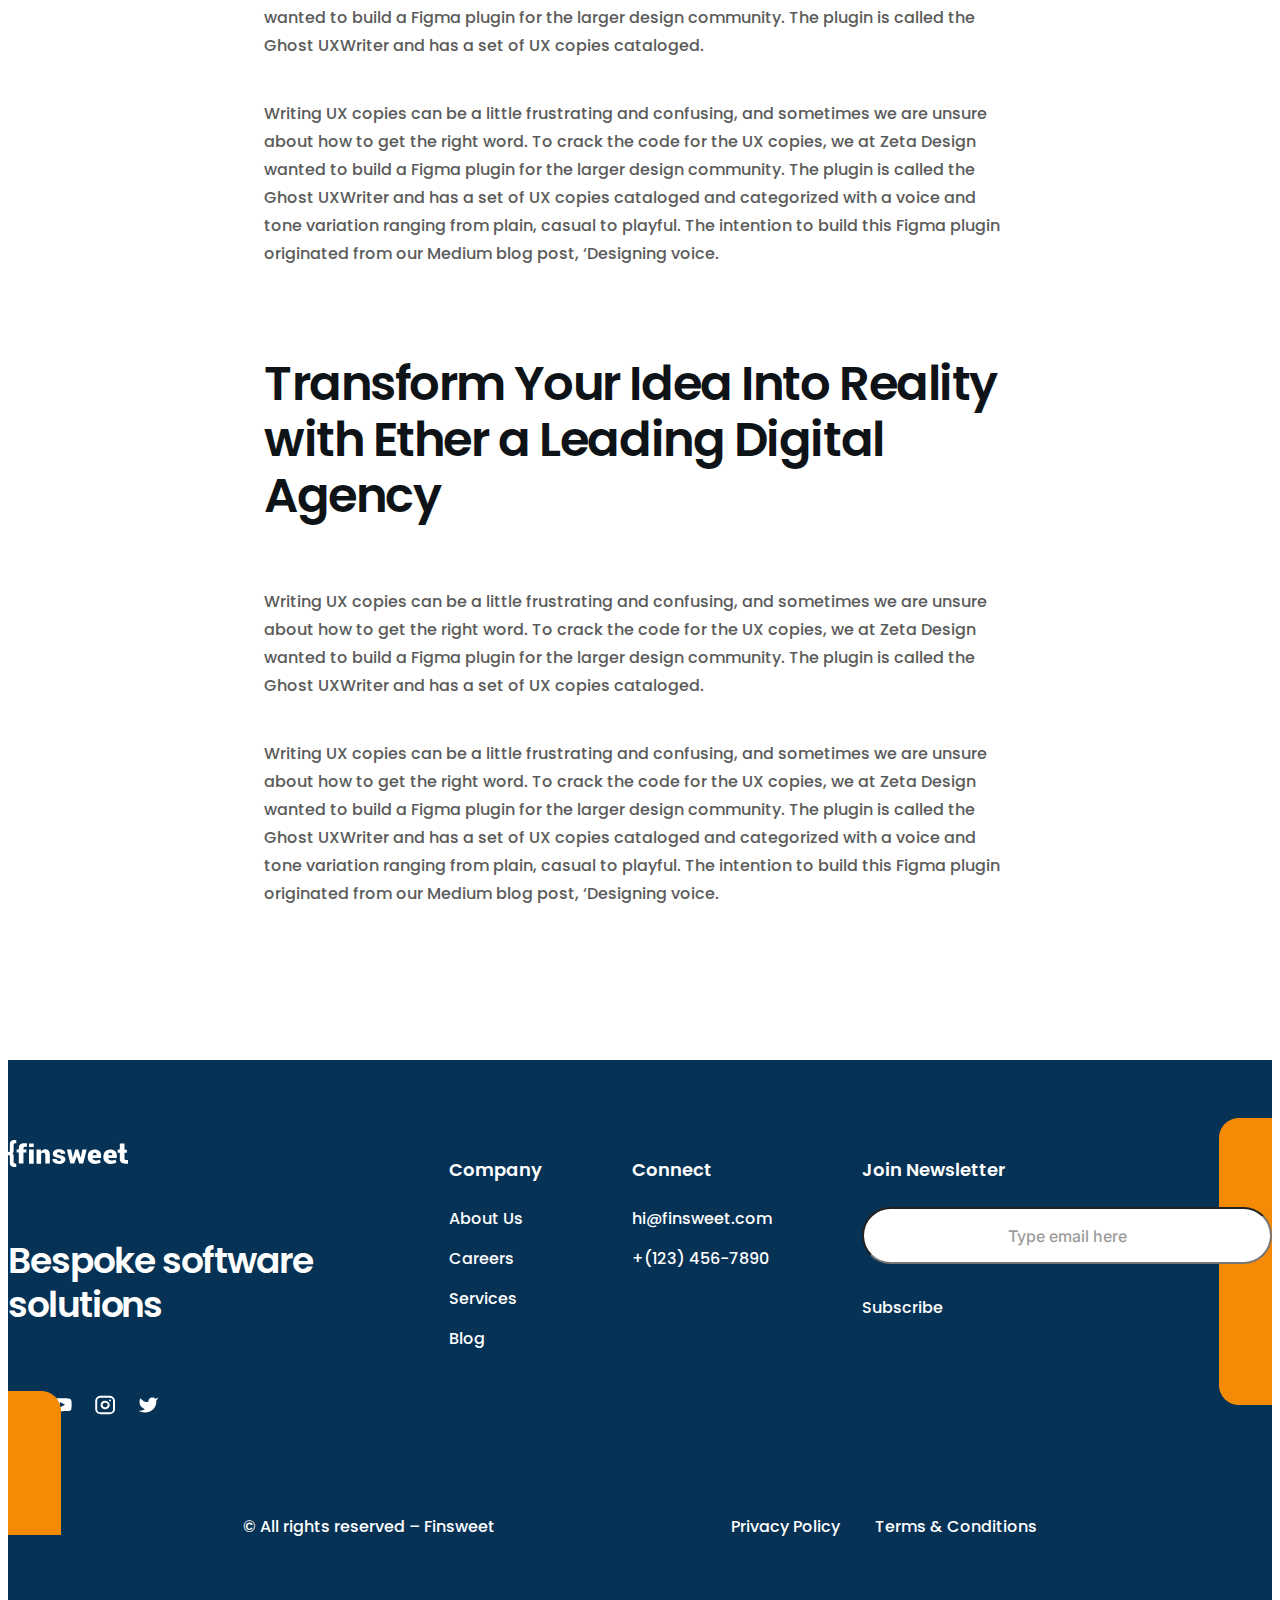
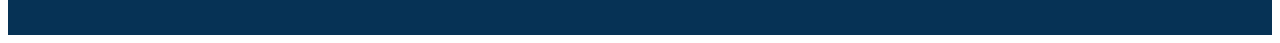
<file: blog_inner.html>
<!DOCTYPE html>
<html lang="en">
<head>
    <meta charset="UTF-8">
    <meta http-equiv="X-UA-Compatible" content="IE=edge">
    <meta name="viewport" content="width=device-width, initial-scale=1.0">
    <title>Blog_Inner</title>
    <link href="https://cdn.jsdelivr.net/npm/bootstrap@5.1.3/dist/css/bootstrap.min.css" rel="stylesheet" integrity="sha384-1BmE4kWBq78iYhFldvKuhfTAU6auU8tT94WrHftjDbrCEXSU1oBoqyl2QvZ6jIW3" crossorigin="anonymous">
    <link rel="preconnect" href="https://fonts.googleapis.com">
    <link rel="preconnect" href="https://fonts.gstatic.com" crossorigin>
    <link href="https://fonts.googleapis.com/css2?family=Inter:wght@500;600;700&family=Poppins:ital,wght@0,500;0,600;1,400&display=swap" rel="stylesheet">
    <link rel="stylesheet" href="style/style_repeat.css">
    <link rel="stylesheet" href="style/style_blog_inner.css">
    
</head>
<body>
    <div class="wrapper">
        <section class="first-container">
            <header class="center">
                <div class="item">
                    <img src="images/logo.svg" alt="logo" title="Логотип">
                </div>
                    <ul class="item">
                        <li><a href="index_about.html" title="О нас">About Us</a></li>
                        <li><a href="careers.html" title="Карьера">Careers</a></li>
                        <li><a href="services.html" title="Услуги">Services</a></li>
                        <li><a href="blog.html" title="Блог">Blog</a></li>
                        <li><a href="contact_us.html" title="Контакты">Contact us</a></li>
                        <li><a href="index.html" title="Home">Clone project</a></li>
                    </ul>
                    <nav class="navbar navbar-light fixed-top burger_menu">
                        <div class="container-fluid">
                          <a class="navbar-brand top" href="#">Top of page</a>
                          <button class="navbar-toggler" type="button" data-bs-toggle="offcanvas" data-bs-target="#offcanvasNavbar" aria-controls="offcanvasNavbar">
                            <span class="navbar-toggler-icon"></span>
                          </button>
                          <div class="offcanvas offcanvas-end" tabindex="-1" id="offcanvasNavbar" aria-labelledby="offcanvasNavbarLabel">
                            <div class="offcanvas-header">
                              <h5 class="offcanvas-title" id="offcanvasNavbarLabel">Finsweet</h5>
                              <button type="button" class="btn-close text-reset" data-bs-dismiss="offcanvas" aria-label="Close"></button>
                            </div>
                            <div class="offcanvas-body">
                              <ul class="navbar-nav justify-content-end flex-grow-1 pe-3">
                                <li class="nav-item dropdown">
                                  <a class="nav-link dropdown-toggle" href="#" id="offcanvasNavbarDropdown" role="button" data-bs-toggle="dropdown" aria-expanded="false" style="text-align: center;">
                                    Links
                                  </a>
                                  <ul class="dropdown-menu" aria-labelledby="offcanvasNavbarDropdown">
                                    <li><a class="dropdown-item" href="index_about.html">About Us</a></li>
                                    <li><a class="dropdown-item" href="careers.html">Careers</a></li> 
                                    <li><a class="dropdown-item" href="services.html">Services</a></li>  
                                    <li><a class="dropdown-item" href="blog.html">Blog</a></li>  
                                    <li><a class="dropdown-item" href="contact_us.html">Contact us</a></li>  
                                    <li><a class="dropdown-item" href="index.html">HOME</a></li>                         
                                  </ul>
                                </li>
                              </ul>
                            </div>
                          </div>
                        </div>
                      </nav>
            </header>
        </section>
        <div class="image center">
            <img src="images/blog_inner.png" alt="Blog" title="Блог">
        </div> 
        <div class="blog_inner center2">
            <div class="avatar">
                <img src="images/avatar_blog.png" alt="avatar" title="Аватар"> 
                <p>Andrew Jonson</p> 
                <p class="right">Posted on 27th January 2021</p>
            </div>
            <div class="content_blog_inner">
                <h1>Breaking the code How did we build our Figma plugin </h1>
                <p>Writing UX copies can be a little frustrating and confusing, and sometimes we are unsure about how to get the right word. 
                    To crack the code for the UX copies, we at Zeta Design wanted to build a Figma plugin for the larger design community. The plugin 
                    is called the Ghost UXWriter and has a set of UX copies cataloged and categorized with a voice and tone variation ranging from 
                    plain, casual to playful. The intention to build this Figma plugin originated from our Medium blog post, ‘Designing voice and tone 
                    for error messages.
                </p>
                <p>
                    Writing UX copies can be a little frustrating and confusing, and sometimes we are unsure about how to get the right word. 
                    To crack the code for the UX copies, we at Zeta Design wanted to build a Figma plugin for the larger design community. 
                    The plugin is called the Ghost UXWriter and has a set of UX copies cataloged.
                </p>
                <p>
                    Writing UX copies can be a little frustrating and confusing, and sometimes we are unsure about how to get the right word. 
                    To crack the code for the UX copies, we at Zeta Design wanted to build a Figma plugin for the larger design community. 
                    The plugin is called the Ghost UXWriter and has a set of UX copies cataloged and categorized with a voice and tone variation 
                    ranging from plain, casual to playful. The intention to build this Figma plugin originated from our Medium blog post, 
                    ‘Designing voice.
                </p>
                <h2>
                    Transform Your Idea Into Reality with Ether a Leading Digital Agency
                </h2>
                <p>
                    Writing UX copies can be a little frustrating and confusing, and sometimes we are unsure about how to get the right word. 
                    To crack the code for the UX copies, we at Zeta Design wanted to build a Figma plugin for the larger design community. 
                    The plugin is called the Ghost UXWriter and has a set of UX copies cataloged.
                </p>
                <p>
                    Writing UX copies can be a little frustrating and confusing, and sometimes we are unsure about how to get the right word. 
                    To crack the code for the UX copies, we at Zeta Design wanted to build a Figma plugin for the larger design community. 
                    The plugin is called the Ghost UXWriter and has a set of UX copies cataloged and categorized with a voice and tone 
                    variation ranging from plain, casual to playful. The intention to build this Figma plugin originated from our Medium blog post, 
                    ‘Designing voice.
                </p>
            </div>
        </div>

        <section class="six-container">
            <footer>
                <img class="shape_left" src="images/shape_left.png" alt="shape_left" title="shape_left">
                <div class="bottom_menu center">
                    <div>
                        <img class="logo_bottom" src="images/logo_bottom.svg" alt="logo_bottom" title="Логотип">
                        <h3>Bespoke software solutions</h3>
                        <a href="https://ru-ru.facebook.com/" title="Фэйсбук"><img class="logo_social" src="images/facebook.svg" alt="logo_fc" title="facebook"></a>
                        <a href="https://www.youtube.com/" title="Ютуб"><img class="logo_social" src="images/youtube.svg" alt="logo_yt" title="youtube"></a>
                        <a href="https://www.instagram.com/?hl=ru" title="Инстаграм"><img class="logo_social" src="images/instagram.svg" alt="logo_in" title="instagram"></a>
                        <a href="https://twitter.com/?lang=ru" title="Твиттер"><img class="logo_social" src="images/twitter.svg" alt="logo_tw" title="twitter"></a>
                    </div>
                    <ul class="company">
                        <li class="company_and_connect_join">Company</li>
                        <li><a href="index_about.html" title="О нас">About Us</a></li>
                        <li><a href="careers_inner.html" title="Вакансии">Careers</a></li>
                        <li><a href="services.html" title="Услуги">Services</a></li>
                        <li><a href="blog_inner.html" title="Блог">Blog</a></li>
                    </ul>
                    <ul>
                        <li class="company_and_connect_join">Connect</li>
                        <li><a href="mailto:hi@finsweet.com">hi&commat;finsweet.com</a></li>
                        <li><a href="tel:+(123)456-7890">+(123) 456-7890</a></li>
                    </ul>
                    <ul>
                        <li class="company_and_connect_join">Join Newsletter</li>
                        <input class="input" type="email" size="35" placeholder="Type email here">
                        <li><a class="subscribe" href="#" title="Подписаться">Subscribe</a></li>
                    </ul>
                </div>
                <div class="footer_bottom center">
                    <p>
                        &copy; All rights reserved – Finsweet
                    </p>
                    <p>
                        <a href="privacy_policy.html" title="Политика конфиденциальности">Privacy Policy</a>
                        <a href="#" title="Правила и условия">Terms &amp; Conditions</a>
                    </p>
                </div>
            </footer>
        </section>

    </div>
    <script src="https://cdn.jsdelivr.net/npm/bootstrap@5.1.3/dist/js/bootstrap.bundle.min.js" integrity="sha384-ka7Sk0Gln4gmtz2MlQnikT1wXgYsOg+OMhuP+IlRH9sENBO0LRn5q+8nbTov4+1p" crossorigin="anonymous"></script>
</body>
</html>
</file>
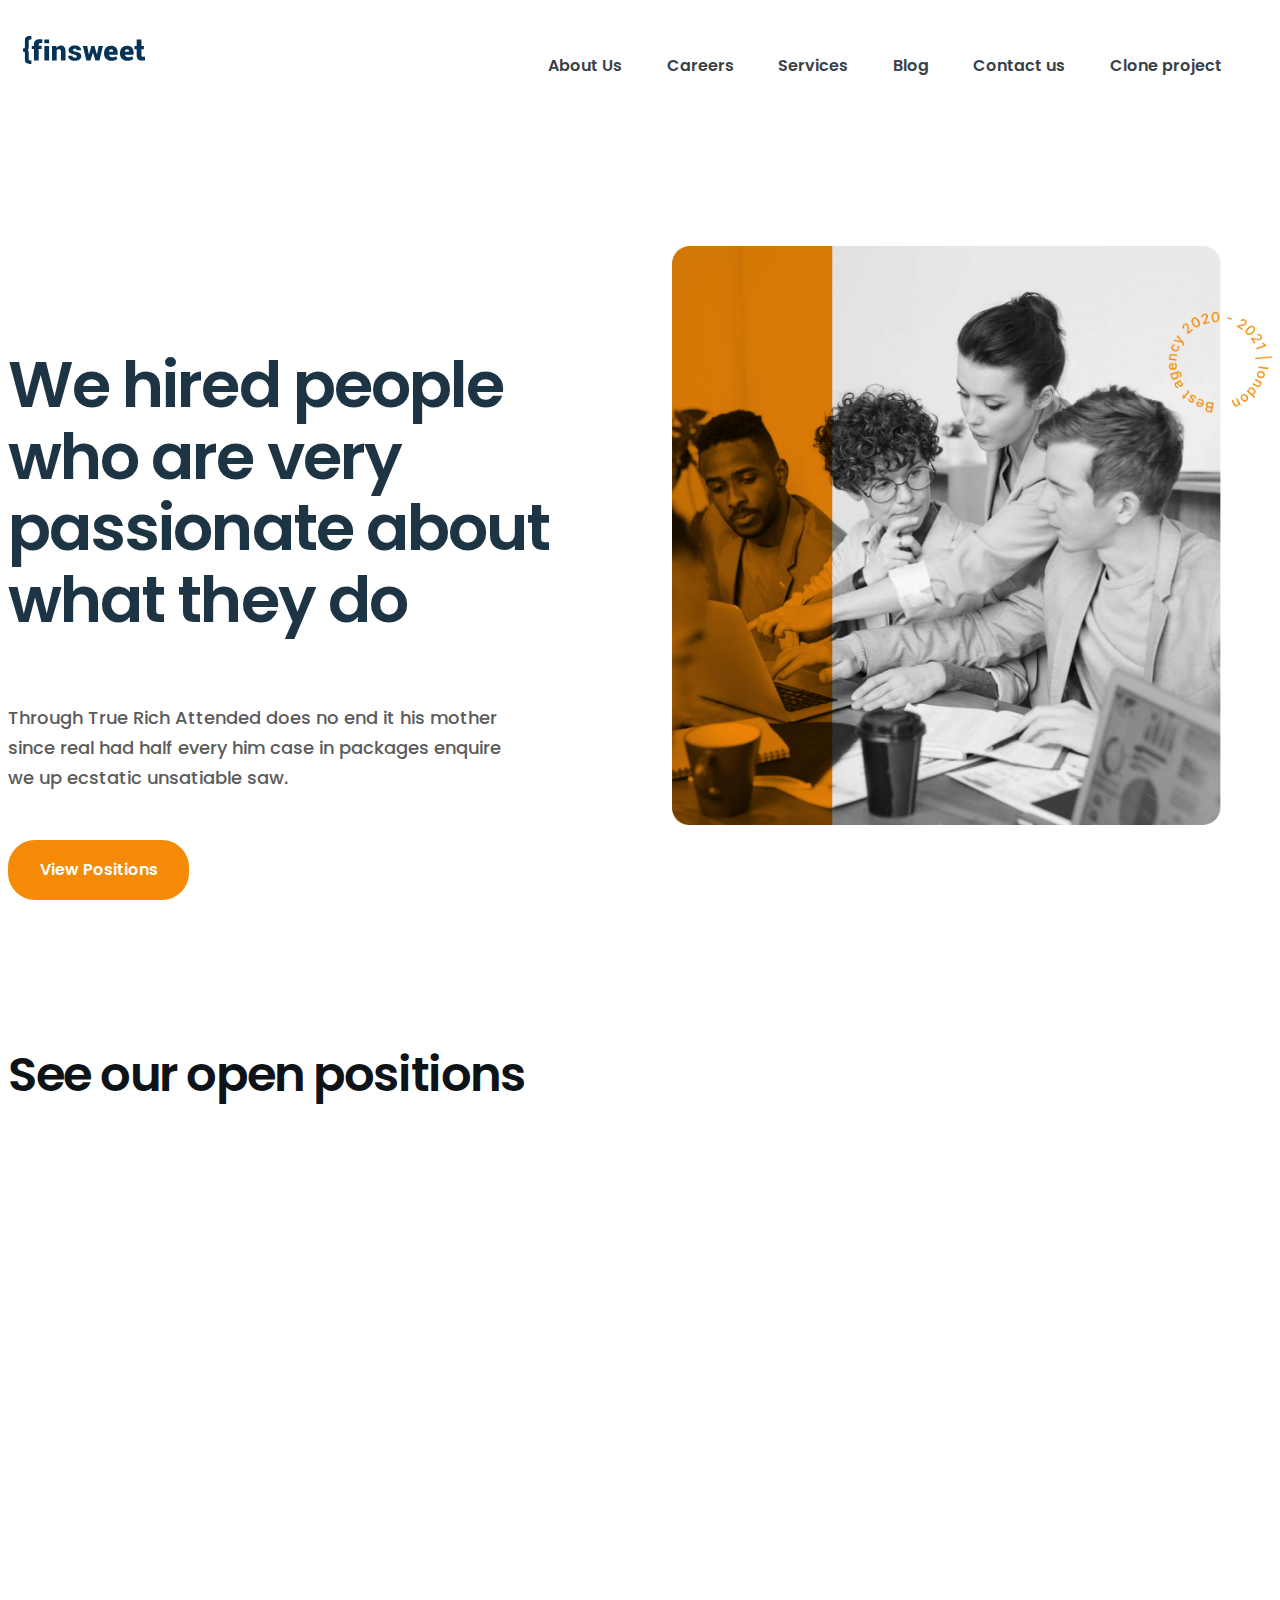
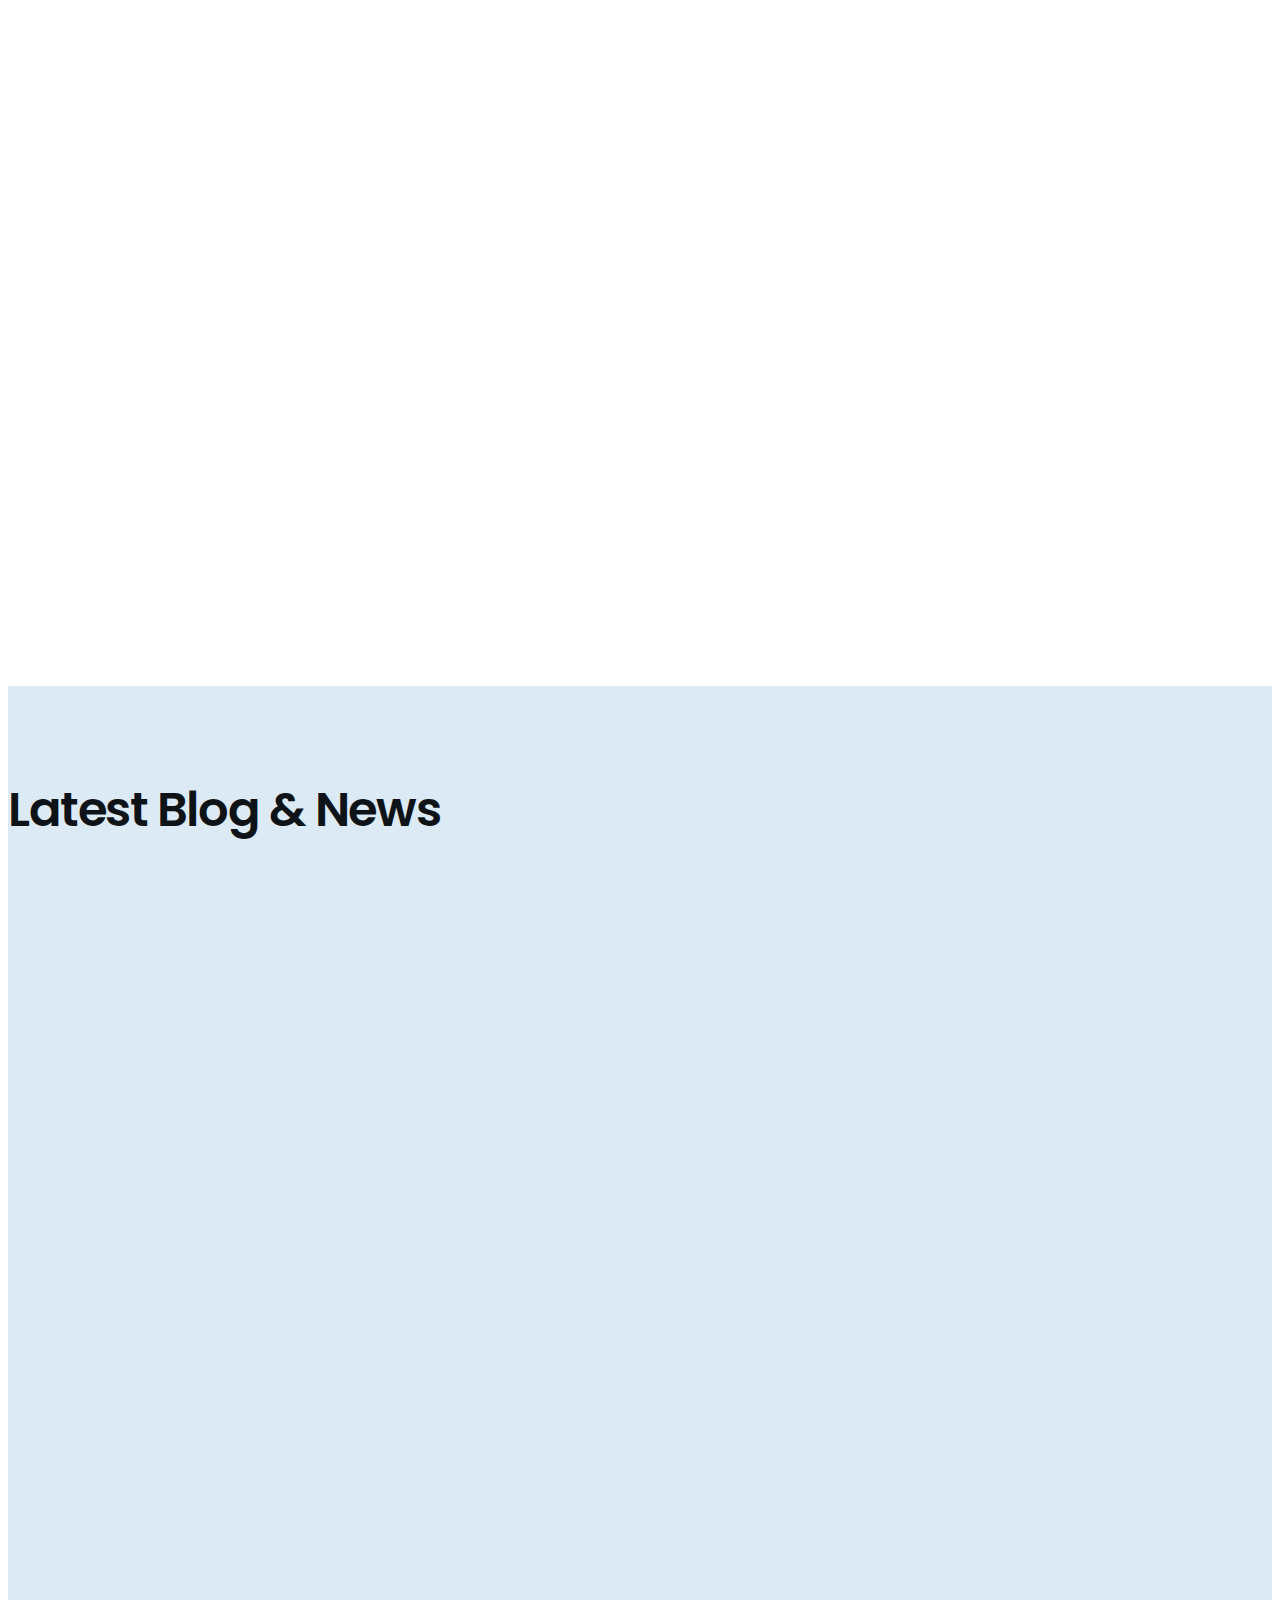
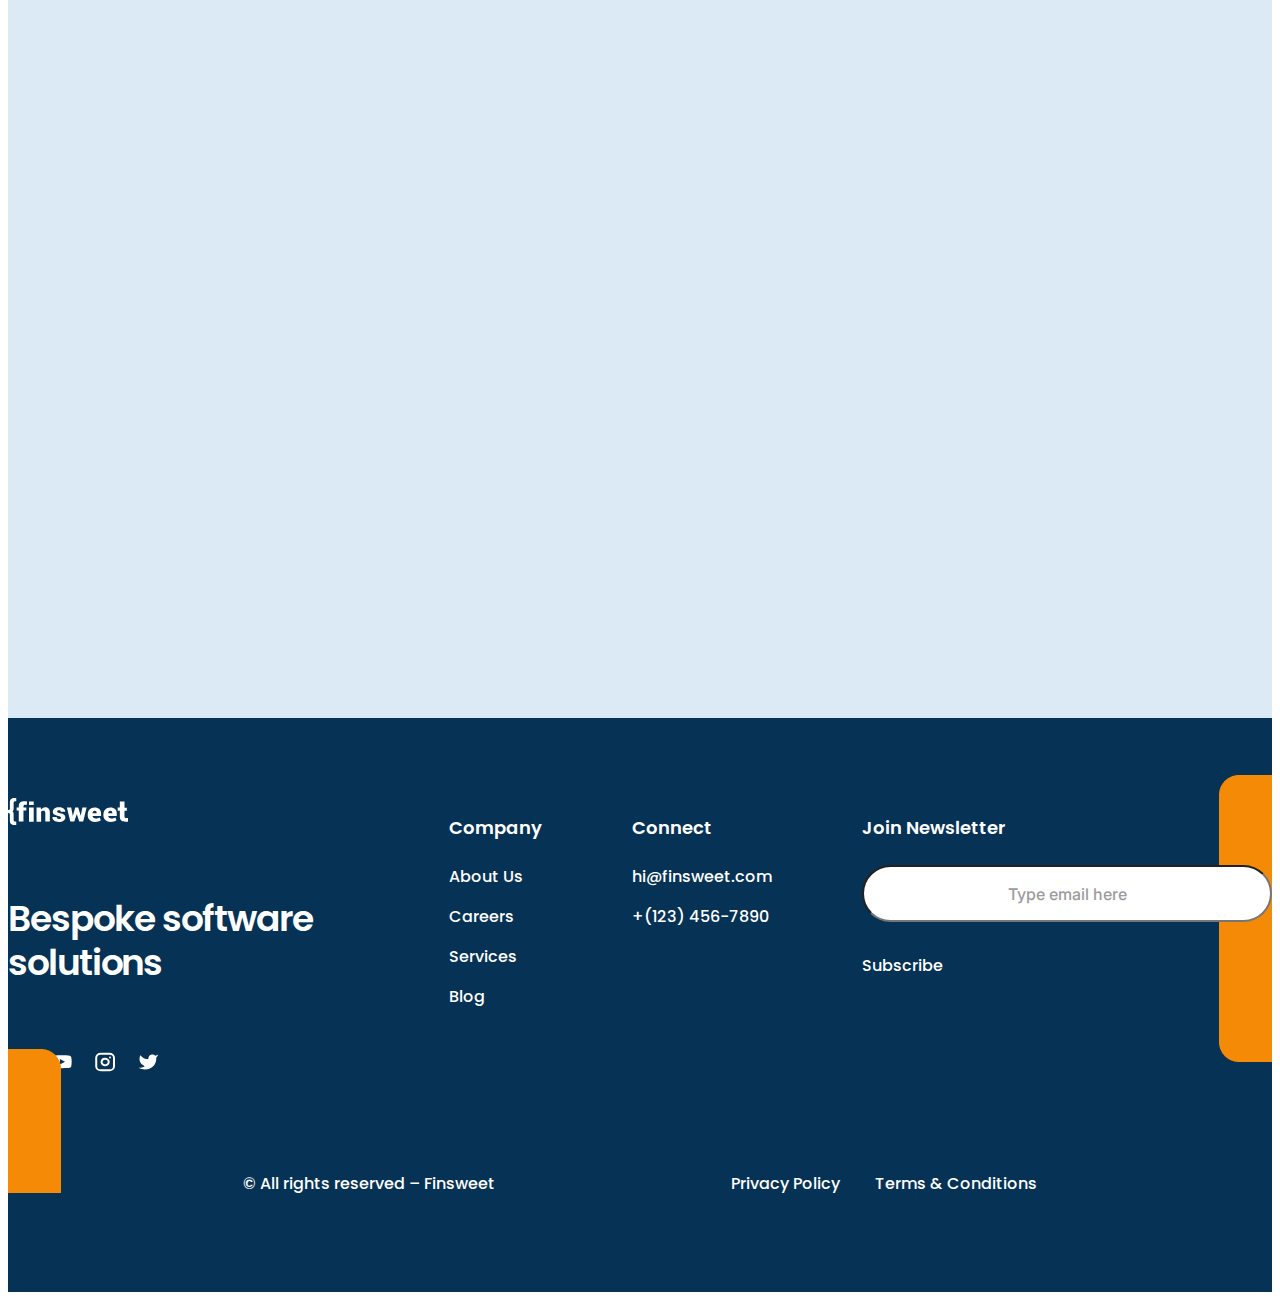
<file: careers.html>
<!DOCTYPE html>
<html lang="en">
<head>
    <meta charset="UTF-8">
    <meta http-equiv="X-UA-Compatible" content="IE=edge">
    <meta name="viewport" content="width=device-width, initial-scale=1.0">
    <title>Careers</title>
    <link href="https://cdn.jsdelivr.net/npm/bootstrap@5.1.3/dist/css/bootstrap.min.css" rel="stylesheet" integrity="sha384-1BmE4kWBq78iYhFldvKuhfTAU6auU8tT94WrHftjDbrCEXSU1oBoqyl2QvZ6jIW3" crossorigin="anonymous">
    <link
    rel="stylesheet"
    href="https://cdnjs.cloudflare.com/ajax/libs/animate.css/4.1.1/animate.min.css"
    />
    <link rel="preconnect" href="https://fonts.googleapis.com">
    <link rel="preconnect" href="https://fonts.gstatic.com" crossorigin>
    <link href="https://fonts.googleapis.com/css2?family=Inter:wght@500;600;700&family=Poppins:ital,wght@0,500;0,600;1,400&display=swap" rel="stylesheet">
    <link rel="stylesheet" href="style/style_careers.css">
    <link rel="stylesheet" href="style/style_repeat.css">
</head>
<body>
    <div class="wrapper">
        <section class="first-container">
            <header class="center">
                <div class="item">
                    <img src="images/logo.svg" alt="logo" title="Логотип">
                </div>
                    <ul class="item">
                        <li><a href="index_about.html" title="О нас">About Us</a></li>
                        <li><a href="careers.html" title="Карьера">Careers</a></li>
                        <li><a href="services.html" title="Услуги">Services</a></li>
                        <li><a href="blog.html" title="Блог">Blog</a></li>
                        <li><a href="contact_us.html" title="Контакты">Contact us</a></li>
                        <li><a href="index.html" title="Home">Clone project</a></li>
                    </ul>
                    <nav class="navbar navbar-light fixed-top burger_menu">
                        <div class="container-fluid">
                          <a class="navbar-brand top" href="#">Top of page</a>
                          <button class="navbar-toggler" type="button" data-bs-toggle="offcanvas" data-bs-target="#offcanvasNavbar" aria-controls="offcanvasNavbar">
                            <span class="navbar-toggler-icon"></span>
                          </button>
                          <div class="offcanvas offcanvas-end" tabindex="-1" id="offcanvasNavbar" aria-labelledby="offcanvasNavbarLabel">
                            <div class="offcanvas-header">
                              <h5 class="offcanvas-title" id="offcanvasNavbarLabel">Finsweet</h5>
                              <button type="button" class="btn-close text-reset" data-bs-dismiss="offcanvas" aria-label="Close"></button>
                            </div>
                            <div class="offcanvas-body">
                              <ul class="navbar-nav justify-content-end flex-grow-1 pe-3">
                                <li class="nav-item dropdown">
                                  <a class="nav-link dropdown-toggle" href="#" id="offcanvasNavbarDropdown" role="button" data-bs-toggle="dropdown" aria-expanded="false" style="text-align: center;">
                                    Links
                                  </a>
                                  <ul class="dropdown-menu" aria-labelledby="offcanvasNavbarDropdown">
                                    <li><a class="dropdown-item" href="index_about.html">About Us</a></li>
                                    <li><a class="dropdown-item" href="careers.html">Careers</a></li> 
                                    <li><a class="dropdown-item" href="services.html">Services</a></li>  
                                    <li><a class="dropdown-item" href="blog.html">Blog</a></li>  
                                    <li><a class="dropdown-item" href="contact_us.html">Contact us</a></li>  
                                    <li><a class="dropdown-item" href="index.html">HOME</a></li>                         
                                  </ul>
                                </li>
                              </ul>
                            </div>
                          </div>
                        </div>
                      </nav>
            </header>
        </section>
            
            <section class="content_descr center">
                <div>
                    <h1>
                        We hired people who are very passionate about what they do
                    </h1>
                    <p class="content_text">
                        Through True Rich Attended does no end it his mother since real had half every him case in packages enquire we up ecstatic unsatiable saw.
                    </p>
                    <a href="#" title="Просмотр позиций">View Positions</a>
                </div>
                <div>
                    <img src="images/careersimage.png" alt="headerimage_careers" title="Карьера">
                </div>
            </section>

            <section class="item_content center">
                <h2>See our open positions </h2>
                <div class="flex">
                    <div class="wow animate__animated animate__zoomInUp animate__slow item_content_careers">
                        <h4>Full Stack Developer</h4>
                        <p>Bengaluru · Full Time </p>
                        <a href="#" title="Подать заявку cейчас">Apply Now</a>
                    </div>
                    <div class="wow animate__animated animate__zoomInUp animate__slow item_content_careers">
                        <h4>Testing Engineer</h4>
                        <p>Bengaluru · Full Time </p>
                        <a href="#" title="Подать заявку cейчас">Apply Now</a>
                    </div>
                    <div class="wow animate__animated animate__zoomInUp animate__slow item_content_careers">
                        <h4>Hr Manager+</h4>
                        <p>Mumbai · Full Time </p>
                        <a href="#" title="Подать заявку cейчас">Apply Now</a>
                    </div>
                </div>
                
                <div class="flex">
                    <div class="wow animate__animated animate__zoomInUp animate__slow item_content_careers">
                        <h4>Full Stack Developer</h4>
                        <p>Bengaluru · Full Time </p>
                        <a href="#" title="Подать заявку cейчас">Apply Now</a>
                    </div>
                    <div class="wow animate__animated animate__zoomInUp animate__slow item_content_careers">
                        <h4>Testing Engineer</h4>
                        <p>Bengaluru · Full Time </p>
                        <a href="#" title="Подать заявку cейчас">Apply Now</a>
                    </div>
                </div>

            </section>
           
           
                 

        <section class="six-container">
            <div class="content_and_cards center">
                <h2>Latest Blog &amp; News</h2>
                <div class="cards_of_six-container">
                    <div class="wow animate__animated animate__zoomIn item6">
                        <img src="images/image1_1.png" alt="card_1" title="Первая карточка">
                        <h4>Why you have to digitalize in 2021</h4>
                        <p>Lorem ipsum dolor sit amet, consectetur adipiscing elit. Curabitur sit amet eros blandit, hendrerit elit et.</p>
                        <a href="#" title="Узнать больше">Learn More &xrarr;</a>
                    </div>
                    <div class="wow animate__animated animate__zoomIn item6"><img src="images/image2_2.png" alt="card_2" title="Вторая карточка">
                        <h4>Our internal process and longerm vision</h4>
                        <p>Lorem ipsum dolor sit amet, consectetur adipiscing elit. Curabitur sit amet eros blandit, hendrerit elit et,</p>
                        <a href="#" title="Узнать больше">Learn More &xrarr;</a>
                    </div>
                    <div class="wow animate__animated animate__zoomIn item6"><img src="images/image3_3.png" alt="card_2" title="Третья карточка">
                        <h4>Helping the next generation of leaders</h4>
                        <p>Lorem ipsum dolor sit amet, consectetur adipiscing elit. Curabitur sit amet eros blandit, hendrerit elit et,</p>
                        <a href="#" title="Узнать больше">Learn More &xrarr;</a>
                    </div>
                </div>
            </div>
            <footer>
                <img class="shape_left" src="images/shape_left.png" alt="shape_left" title="shape_left">
                <div class="bottom_menu center">
                    <div>
                        <img class="logo_bottom" src="images/logo_bottom.svg" alt="logo_bottom" title="Логотип">
                        <h3>Bespoke software solutions</h3>
                        <a href="https://ru-ru.facebook.com/" title="Фэйсбук"><img class="logo_social" src="images/facebook.svg" alt="logo_fc" title="facebook"></a>
                        <a href="https://www.youtube.com/" title="Ютуб"><img class="logo_social" src="images/youtube.svg" alt="logo_yt" title="youtube"></a>
                        <a href="https://www.instagram.com/?hl=ru" title="Инстаграм"><img class="logo_social" src="images/instagram.svg" alt="logo_in" title="instagram"></a>
                        <a href="https://twitter.com/?lang=ru" title="Твиттер"><img class="logo_social" src="images/twitter.svg" alt="logo_tw" title="twitter"></a>
                    </div>
                    <ul class="company">
                        <li class="company_and_connect_join">Company</li>
                        <li><a href="index_about.html" title="О нас">About Us</a></li>
                        <li><a href="careers_inner.html" title="Вакансии">Careers</a></li>
                        <li><a href="services.html" title="Услуги">Services</a></li>
                        <li><a href="blog_inner.html" title="Блог">Blog</a></li>
                    </ul>
                    <ul>
                        <li class="company_and_connect_join">Connect</li>
                        <li><a href="mailto:hi@finsweet.com">hi&commat;finsweet.com</a></li>
                        <li><a href="tel:+(123)456-7890">+(123) 456-7890</a></li>
                    </ul>
                    <ul>
                        <li class="company_and_connect_join">Join Newsletter</li>
                        <input class="input" type="email" size="35" placeholder="Type email here">
                        <li><a class="subscribe" href="#" title="Подписаться">Subscribe</a></li>
                    </ul>
                </div>
                <div class="footer_bottom center">
                    <p>
                        &copy; All rights reserved – Finsweet
                    </p>
                    <p>
                        <a href="privacy_policy.html" title="Политика конфиденциальности">Privacy Policy</a>
                        <a href="#" title="Правила и условия">Terms &amp; Conditions</a>
                    </p>
                </div>
            </footer>
        </section>

    </div>
    <script src="https://cdn.jsdelivr.net/npm/bootstrap@5.1.3/dist/js/bootstrap.bundle.min.js" integrity="sha384-ka7Sk0Gln4gmtz2MlQnikT1wXgYsOg+OMhuP+IlRH9sENBO0LRn5q+8nbTov4+1p" crossorigin="anonymous"></script>
    <script src="lib/wow.min.js"></script>
    <script>
        const wow = new WOW({
        boxClass: 'wow', /* класс, который необходим для работы wow.js */
        animateClass: 'animate__animated', /* класс, который будет автоматически добавляться анимируемым элементам при прокрутке страницы */
        offset: 30, /* по-умолчанию установлено значение 0, то есть как только при прокрутке страницы, элемент достигает низа окна браузера проигрываться анимация, в данном случае анимация начнется на 30px выше от низа окна браузера */
        mobile: true, /* если true, то на мобильных тоже будет анимация, если false, то на мобильных анимация отключается */
        live: true /* если true, то анимация будет работать даже на динамически добавляемых элементах, если false, то только на тех элементах, которые были на странице при ее загрузке */
        })
        wow.init(); /* Инициализация плагина с установленными выше свойствами */
    </script>

</body>
</html>
</file>
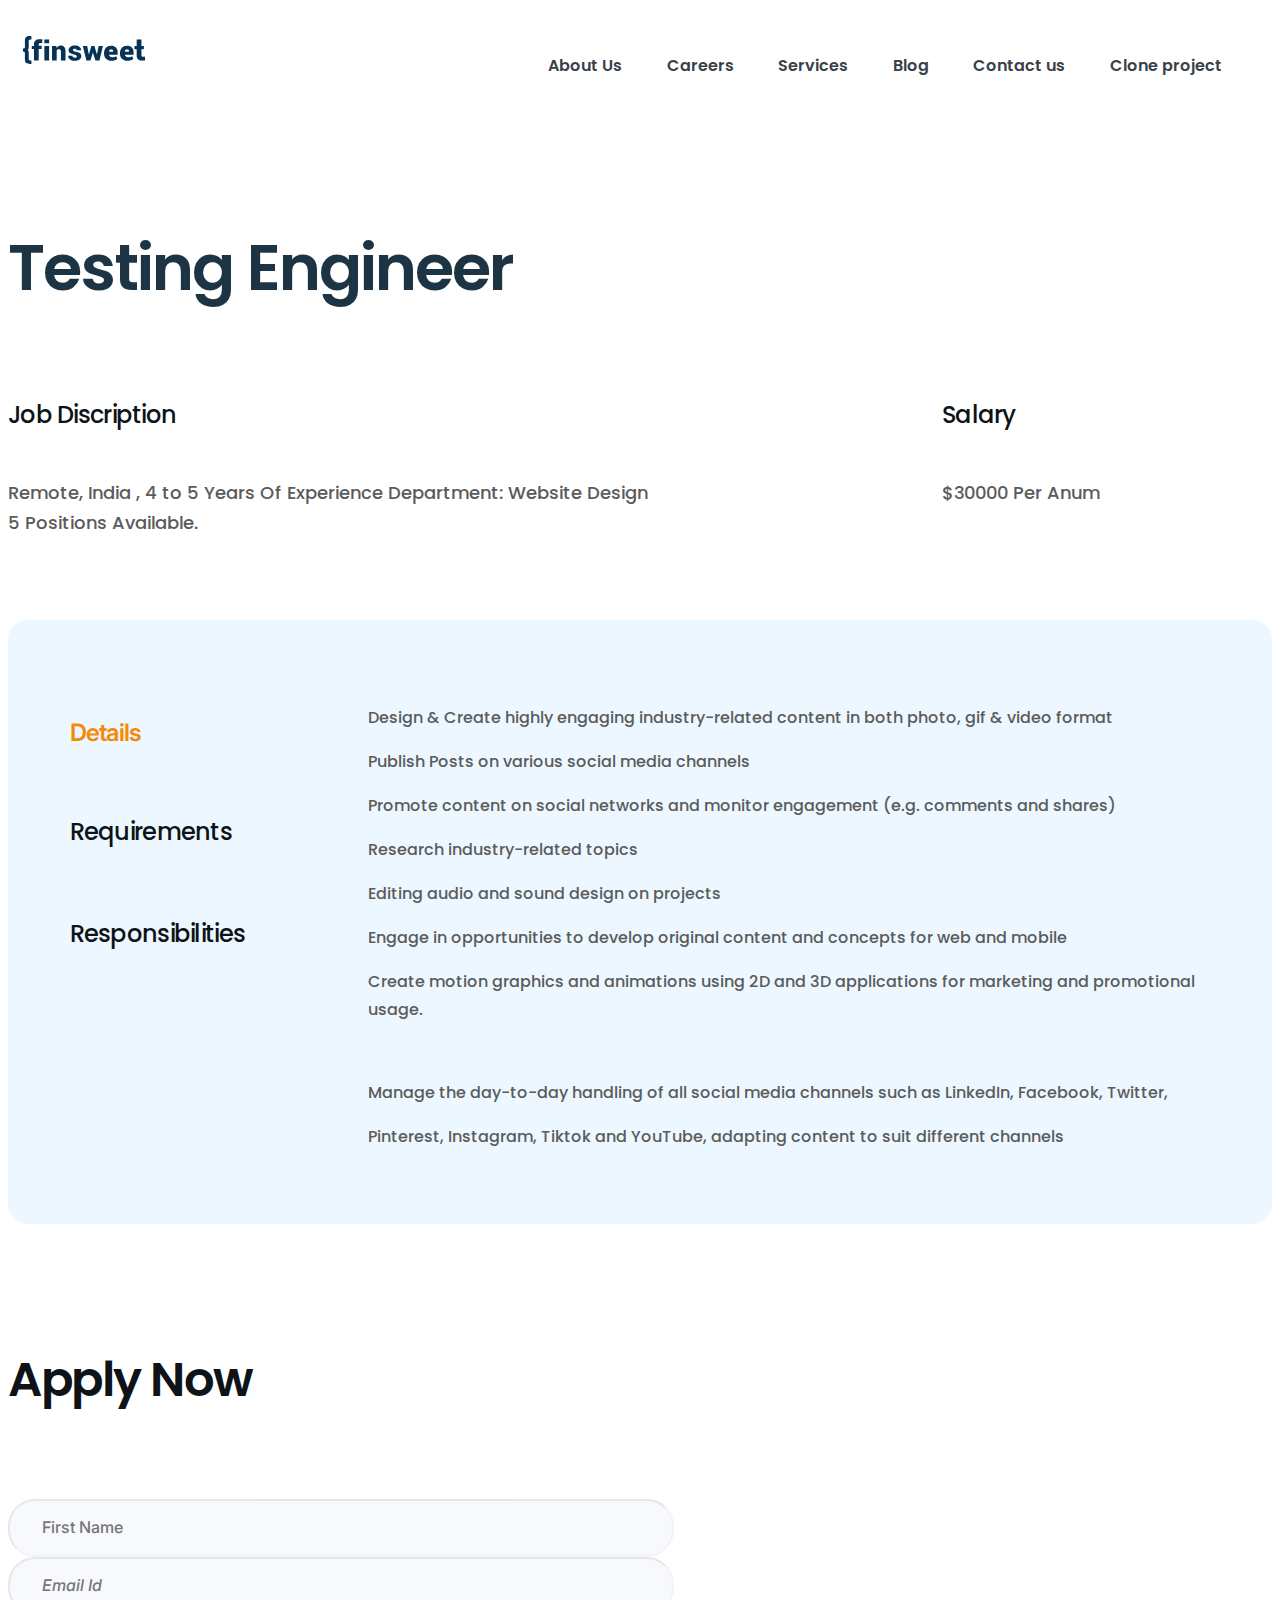
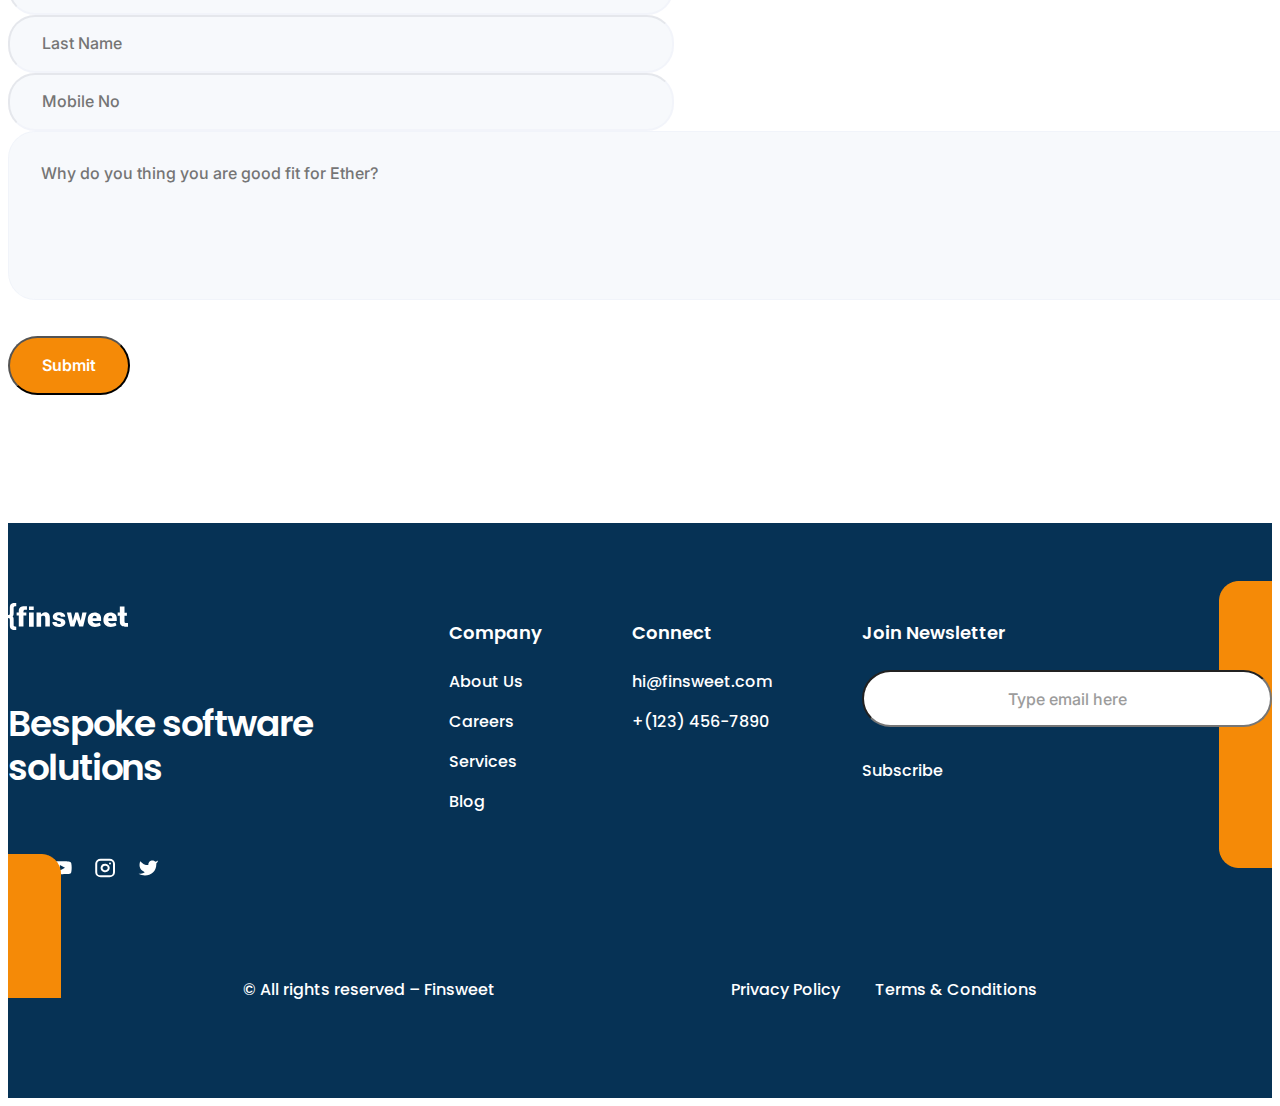
<file: careers_inner.html>
<!DOCTYPE html>
<html lang="en">
<head>
    <meta charset="UTF-8">
    <meta http-equiv="X-UA-Compatible" content="IE=edge">
    <meta name="viewport" content="width=device-width, initial-scale=1.0">
    <title>Careers_inner</title>
    <link href="https://cdn.jsdelivr.net/npm/bootstrap@5.1.3/dist/css/bootstrap.min.css" rel="stylesheet" integrity="sha384-1BmE4kWBq78iYhFldvKuhfTAU6auU8tT94WrHftjDbrCEXSU1oBoqyl2QvZ6jIW3" crossorigin="anonymous">
    <link rel="preconnect" href="https://fonts.googleapis.com">
    <link rel="preconnect" href="https://fonts.gstatic.com" crossorigin>
    <link href="https://fonts.googleapis.com/css2?family=Inter:wght@500;600;700&family=Poppins:ital,wght@0,500;0,600;1,400&display=swap" rel="stylesheet">
    <link rel="stylesheet" href="style/style_repeat.css">
    <link rel="stylesheet" href="style/style_careers_inner.css">
    
</head>
<body>
    <div class="wrapper">
        <section class="first-container">
            <header class="center">
                <div class="item">
                    <img src="images/logo.svg" alt="logo" title="Логотип">
                </div>
                    <ul class="item">
                        <li><a href="index_about.html" title="О нас">About Us</a></li>
                        <li><a href="careers.html" title="Карьера">Careers</a></li>
                        <li><a href="services.html" title="Услуги">Services</a></li>
                        <li><a href="blog.html" title="Блог">Blog</a></li>
                        <li><a href="contact_us.html" title="Контакты">Contact us</a></li>
                        <li><a href="index.html" title="Home">Clone project</a></li>
                    </ul>
                    <nav class="navbar navbar-light fixed-top burger_menu">
                        <div class="container-fluid">
                          <a class="navbar-brand top" href="#">Top of page</a>
                          <button class="navbar-toggler" type="button" data-bs-toggle="offcanvas" data-bs-target="#offcanvasNavbar" aria-controls="offcanvasNavbar">
                            <span class="navbar-toggler-icon"></span>
                          </button>
                          <div class="offcanvas offcanvas-end" tabindex="-1" id="offcanvasNavbar" aria-labelledby="offcanvasNavbarLabel">
                            <div class="offcanvas-header">
                              <h5 class="offcanvas-title" id="offcanvasNavbarLabel">Finsweet</h5>
                              <button type="button" class="btn-close text-reset" data-bs-dismiss="offcanvas" aria-label="Close"></button>
                            </div>
                            <div class="offcanvas-body">
                              <ul class="navbar-nav justify-content-end flex-grow-1 pe-3">
                                <li class="nav-item dropdown">
                                  <a class="nav-link dropdown-toggle" href="#" id="offcanvasNavbarDropdown" role="button" data-bs-toggle="dropdown" aria-expanded="false" style="text-align: center;">
                                    Links
                                  </a>
                                  <ul class="dropdown-menu" aria-labelledby="offcanvasNavbarDropdown">
                                    <li><a class="dropdown-item" href="index_about.html">About Us</a></li>
                                    <li><a class="dropdown-item" href="careers.html">Careers</a></li> 
                                    <li><a class="dropdown-item" href="services.html">Services</a></li>  
                                    <li><a class="dropdown-item" href="blog.html">Blog</a></li>  
                                    <li><a class="dropdown-item" href="contact_us.html">Contact us</a></li>  
                                    <li><a class="dropdown-item" href="index.html">HOME</a></li>                         
                                  </ul>
                                </li>
                              </ul>
                            </div>
                          </div>
                        </div>
                      </nav>
            </header>
        </section>
        <main class="content center">
            <h1>Testing Engineer</h1>
            <div class="job">
                <div>
                    <h4>
                        Job Discription
                    </h4>
                    <p class="text">
                        Remote, India , 4 to 5 Years Of Experience Department: Website Design 5 Positions Available.
                    </p>
                </div>
                <div class="right_content">
                    <h4>
                        Salary
                    </h4>
                    <p>
                        $30000 Per Anum 
                    </p>
                </div>
            </div>
            <div class="details">
                <div>
                    <h4 class="first">Details</h4>
                    <h4>Requirements</h4>
                    <h4>Responsibilities</h4>
                </div>
                <div class="text_right">
                    <p>Design &amp; Create highly engaging industry-related content in both photo, gif &amp; video format</p>
                    <p>Publish Posts on various social media channels</p>
                    <p>Promote content on social networks and monitor engagement (e.g. comments and shares)</p>
                    <p>Research industry-related topics</p>
                    <p>Editing audio and sound design on projects</p>
                    <p>Engage in opportunities to develop original content and concepts for web and mobile</p>
                    <p>Create motion graphics and animations using 2D and 3D applications for marketing and promotional usage.</p>
                    <p class="manage">Manage the day-to-day handling of all social media channels such as LinkedIn, Facebook, Twitter,</p> 
                    <p>Pinterest, Instagram, Tiktok and YouTube, adapting content to suit different channels</p>
                </div>
            </div>
        </main>
      <section class="apply center">
          <h2>Apply Now</h2>
          <form method="post" class="block-1">
                <div class="input_flex">
                    <div>
                        <div class="mb-3 center input">
                            <input type="text" class="form-control" placeholder="First Name">
                        </div>
                        <div class="mb-3 center email">
                            <input type="email" class="form-control" placeholder="Email Id">
                        </div>
                    </div>
                    <div>
                        <div class="mb-3 center input">
                            <input type="text" class="form-control" placeholder="Last Name">
                        </div>
                        <div class="mb-3 center input">
                            <input type="tel" class="form-control" placeholder="Mobile No">
                        </div>
                    </div>
                </div> 
            <div class="mb-3 center input">
                <textarea class="form-control" rows="7" placeholder="Why do you thing you are good fit for Ether?"></textarea>
            </div>
            <div class="col-auto center submit">
                <button type="submit" class="btn submit_btn">Submit</button>
            </div>
        </form> 
      </section>

       
        <section class="six-container">
            <footer>
                <img class="shape_left" src="images/shape_left.png" alt="shape_left" title="shape_left">
                <div class="bottom_menu center">
                    <div>
                        <img class="logo_bottom" src="images/logo_bottom.svg" alt="logo_bottom" title="Логотип">
                        <h3>Bespoke software solutions</h3>
                        <a href="https://ru-ru.facebook.com/" title="Фэйсбук"><img class="logo_social" src="images/facebook.svg" alt="logo_fc" title="facebook"></a>
                        <a href="https://www.youtube.com/" title="Ютуб"><img class="logo_social" src="images/youtube.svg" alt="logo_yt" title="youtube"></a>
                        <a href="https://www.instagram.com/?hl=ru" title="Инстаграм"><img class="logo_social" src="images/instagram.svg" alt="logo_in" title="instagram"></a>
                        <a href="https://twitter.com/?lang=ru" title="Твиттер"><img class="logo_social" src="images/twitter.svg" alt="logo_tw" title="twitter"></a>
                    </div>
                    <ul class="company">
                        <li class="company_and_connect_join">Company</li>
                        <li><a href="index_about.html" title="О нас">About Us</a></li>
                        <li><a href="careers_inner.html" title="Вакансии">Careers</a></li>
                        <li><a href="services.html" title="Услуги">Services</a></li>
                        <li><a href="blog_inner.html" title="Блог">Blog</a></li>
                    </ul>
                    <ul>
                        <li class="company_and_connect_join">Connect</li>
                        <li><a href="mailto:hi@finsweet.com">hi&commat;finsweet.com</a></li>
                        <li><a href="tel:+(123)456-7890">+(123) 456-7890</a></li>
                    </ul>
                    <ul>
                        <li class="company_and_connect_join">Join Newsletter</li>
                        <input class="input" type="email" size="35" placeholder="Type email here">
                        <li><a class="subscribe" href="#" title="Подписаться">Subscribe</a></li>
                    </ul>
                </div>
                <div class="footer_bottom center">
                    <p>
                        &copy; All rights reserved – Finsweet
                    </p>
                    <p>
                        <a href="privacy_policy.html" title="Политика конфиденциальности">Privacy Policy</a>
                        <a href="#" title="Правила и условия">Terms &amp; Conditions</a>
                    </p>
                </div>
            </footer>
        </section>

    </div>
    <script src="https://cdn.jsdelivr.net/npm/bootstrap@5.1.3/dist/js/bootstrap.bundle.min.js" integrity="sha384-ka7Sk0Gln4gmtz2MlQnikT1wXgYsOg+OMhuP+IlRH9sENBO0LRn5q+8nbTov4+1p" crossorigin="anonymous"></script>
</body>
</html>
</file>
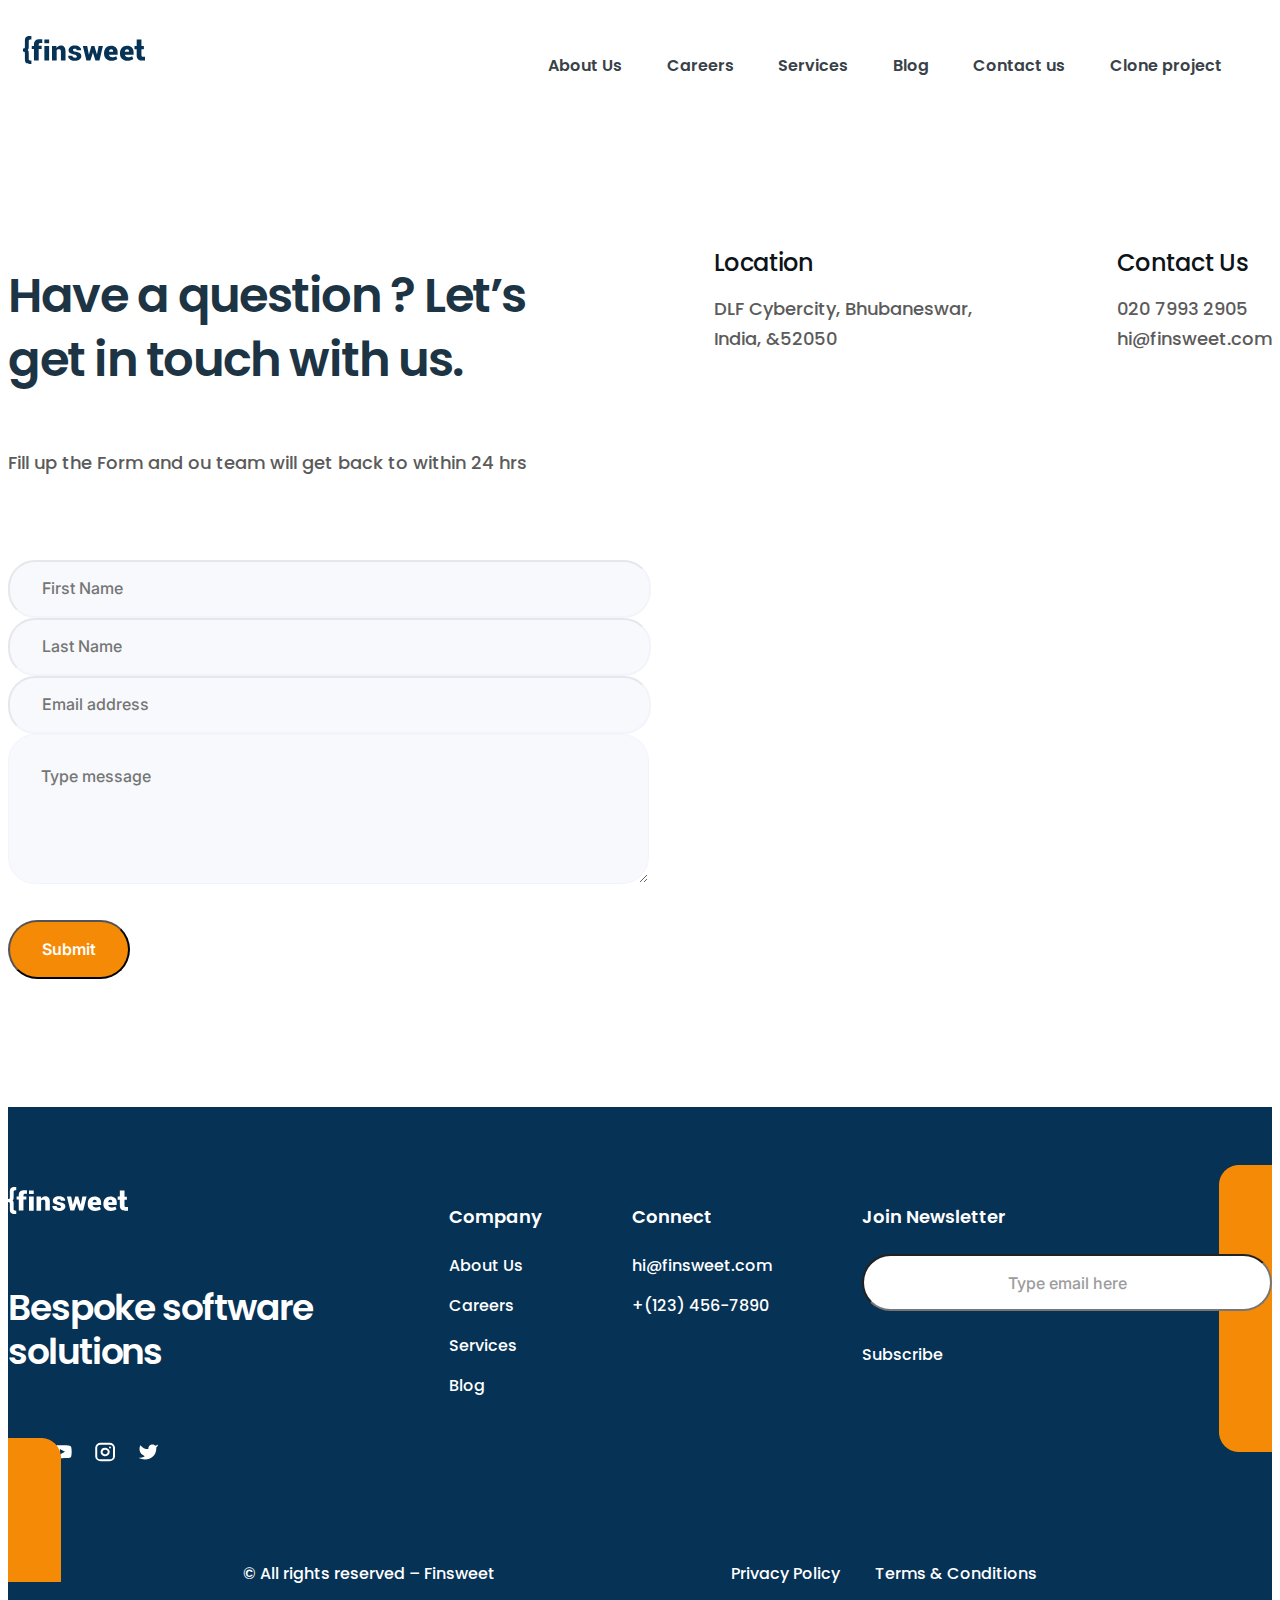
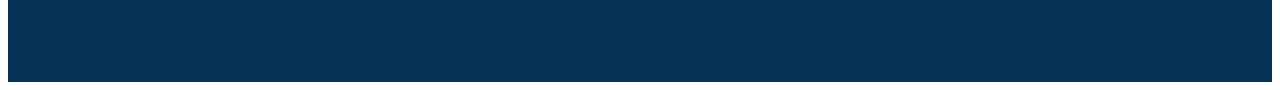
<file: contact_us.html>
<!DOCTYPE html>
<html lang="en">
<head>
    <meta charset="UTF-8">
    <meta http-equiv="X-UA-Compatible" content="IE=edge">
    <meta name="viewport" content="width=device-width, initial-scale=1.0">
    <title>Contact_US</title>
    <link href="https://cdn.jsdelivr.net/npm/bootstrap@5.1.3/dist/css/bootstrap.min.css" rel="stylesheet" integrity="sha384-1BmE4kWBq78iYhFldvKuhfTAU6auU8tT94WrHftjDbrCEXSU1oBoqyl2QvZ6jIW3" crossorigin="anonymous">
    <link rel="preconnect" href="https://fonts.googleapis.com">
    <link rel="preconnect" href="https://fonts.gstatic.com" crossorigin>
    <link href="https://fonts.googleapis.com/css2?family=Inter:wght@500;600;700&family=Poppins:ital,wght@0,500;0,600;1,400&display=swap" rel="stylesheet">
    <link rel="stylesheet" href="style/style_repeat.css">
    <link rel="stylesheet" href="style/style_contact_us.css">
    
</head>
<body>
    <div class="wrapper">
        <section class="first-container">
            <header class="center">
                <div class="item">
                    <img src="images/logo.svg" alt="logo" title="Логотип">
                </div>
                    <ul class="item">
                        <li><a href="index_about.html" title="О нас">About Us</a></li>
                        <li><a href="careers.html" title="Карьера">Careers</a></li>
                        <li><a href="services.html" title="Услуги">Services</a></li>
                        <li><a href="blog.html" title="Блог">Blog</a></li>
                        <li><a href="contact_us.html" title="Контакты">Contact us</a></li>
                        <li><a href="index.html" title="Home">Clone project</a></li>
                    </ul>
                    <nav class="navbar navbar-light fixed-top burger_menu">
                        <div class="container-fluid">
                          <a class="navbar-brand top" href="#">Top of page</a>
                          <button class="navbar-toggler" type="button" data-bs-toggle="offcanvas" data-bs-target="#offcanvasNavbar" aria-controls="offcanvasNavbar">
                            <span class="navbar-toggler-icon"></span>
                          </button>
                          <div class="offcanvas offcanvas-end" tabindex="-1" id="offcanvasNavbar" aria-labelledby="offcanvasNavbarLabel">
                            <div class="offcanvas-header">
                              <h5 class="offcanvas-title" id="offcanvasNavbarLabel">Finsweet</h5>
                              <button type="button" class="btn-close text-reset" data-bs-dismiss="offcanvas" aria-label="Close"></button>
                            </div>
                            <div class="offcanvas-body">
                              <ul class="navbar-nav justify-content-end flex-grow-1 pe-3">
                                <li class="nav-item dropdown">
                                  <a class="nav-link dropdown-toggle" href="#" id="offcanvasNavbarDropdown" role="button" data-bs-toggle="dropdown" aria-expanded="false" style="text-align: center;">
                                    Links
                                  </a>
                                  <ul class="dropdown-menu" aria-labelledby="offcanvasNavbarDropdown">
                                    <li><a class="dropdown-item" href="index_about.html">About Us</a></li>
                                    <li><a class="dropdown-item" href="careers.html">Careers</a></li> 
                                    <li><a class="dropdown-item" href="services.html">Services</a></li>  
                                    <li><a class="dropdown-item" href="blog.html">Blog</a></li>  
                                    <li><a class="dropdown-item" href="contact_us.html">Contact us</a></li>  
                                    <li><a class="dropdown-item" href="index.html">HOME</a></li>                         
                                  </ul>
                                </li>
                              </ul>
                            </div>
                          </div>
                        </div>
                      </nav>
            </header>
        </section>

       <section class="requisites center">
            <div class="item_1">
                <h1>Have a question ? Let’s get in touch with us.</h1>
                <p>Fill up the Form  and ou team will get back to within 24 hrs</p>
            </div>
            <ul class="item_2">
                <li class="head_word">Location</li>
                <li class="casual_word">DLF Cybercity, Bhubaneswar, </li>
                <li class="casual_word">India, &amp;52050</li>
            </ul>
            <ul class="item_3">
                <li class="head_word">Contact Us</li>
                <li><a href="tel:02079932905">020 7993 2905</a></li>
                <li><a href="mailto:hi@finsweet.com">hi&commat;finsweet.com</a></li>
            </ul>
       </section>
        <section class="input_map center">
            <form method="post" class="block-1">
                <div class="mb-3 center input">
                    <input type="text" class="form-control" placeholder="First Name">
                </div>
                <div class="mb-3 center input">
                    <input type="text" class="form-control" placeholder="Last Name">
                </div>
                <div class="mb-3 center input">
                    <input type="email" class="form-control" placeholder="Email address">
                </div>
                <div class="mb-3 center input">
                    <textarea class="form-control" rows="6" placeholder="Type message"></textarea>
                </div>
                <div class="col-auto center submit">
                    <button type="submit" class="btn submit_btn">Submit</button>
                </div>
            </form> 

            <div class="block-2">
                <iframe src="https://www.google.com/maps/embed?pb=!1m14!1m8!1m3!1d3740.830540789!2d85.8060984!3d20.3486181!3m2!1i1024!2i768!4f13.1!3m3!1m2!1s0x3a1908e1d5643381%3A0x51d46c8662be1599!2sDLF%20Cybercity-%20Mindfire%20Solutions%2C%20Technology%20Corridor%2C%20Chandaka%20Industrial%20Estate%2C%20K%20I%20I%20T%20University%2C%20Patia%2C%20Bhubaneswar%2C%20Odisha%20751024%2C%20%D0%98%D0%BD%D0%B4%D0%B8%D1%8F!5e0!3m2!1sru!2sby!4v1636742838845!5m2!1sru!2sby" width="620" height="370" style="border:0;" allowfullscreen="" loading="lazy"></iframe>       
            </div>
        </section>
       
        <section class="six-container">
            <footer>
                <img class="shape_left" src="images/shape_left.png" alt="shape_left" title="shape_left">
                <div class="bottom_menu center">
                    <div>
                        <img class="logo_bottom" src="images/logo_bottom.svg" alt="logo_bottom" title="Логотип">
                        <h3>Bespoke software solutions</h3>
                        <a href="https://ru-ru.facebook.com/" title="Фэйсбук"><img class="logo_social" src="images/facebook.svg" alt="logo_fc" title="facebook"></a>
                        <a href="https://www.youtube.com/" title="Ютуб"><img class="logo_social" src="images/youtube.svg" alt="logo_yt" title="youtube"></a>
                        <a href="https://www.instagram.com/?hl=ru" title="Инстаграм"><img class="logo_social" src="images/instagram.svg" alt="logo_in" title="instagram"></a>
                        <a href="https://twitter.com/?lang=ru" title="Твиттер"><img class="logo_social" src="images/twitter.svg" alt="logo_tw" title="twitter"></a>
                    </div>
                    <ul class="company">
                        <li class="company_and_connect_join">Company</li>
                        <li><a href="index_about.html" title="О нас">About Us</a></li>
                        <li><a href="careers_inner.html" title="Вакансии">Careers</a></li>
                        <li><a href="services.html" title="Услуги">Services</a></li>
                        <li><a href="blog_inner.html" title="Блог">Blog</a></li>
                    </ul>
                    <ul>
                        <li class="company_and_connect_join">Connect</li>
                        <li><a href="mailto:hi@finsweet.com">hi&commat;finsweet.com</a></li>
                        <li><a href="tel:+(123)456-7890">+(123) 456-7890</a></li>
                    </ul>
                    <ul>
                        <li class="company_and_connect_join">Join Newsletter</li>
                        <input class="input" type="email" size="35" placeholder="Type email here">
                        <li><a class="subscribe" href="#" title="Подписаться">Subscribe</a></li>
                    </ul>
                </div>
                <div class="footer_bottom center">
                    <p>
                        &copy; All rights reserved – Finsweet
                    </p>
                    <p>
                        <a href="privacy_policy.html" title="Политика конфиденциальности">Privacy Policy</a>
                        <a href="#" title="Правила и условия">Terms &amp; Conditions</a>
                    </p>
                </div>
            </footer>
        </section>

    </div>
    <script src="https://cdn.jsdelivr.net/npm/bootstrap@5.1.3/dist/js/bootstrap.bundle.min.js" integrity="sha384-ka7Sk0Gln4gmtz2MlQnikT1wXgYsOg+OMhuP+IlRH9sENBO0LRn5q+8nbTov4+1p" crossorigin="anonymous"></script>
</body>
</html>
</file>
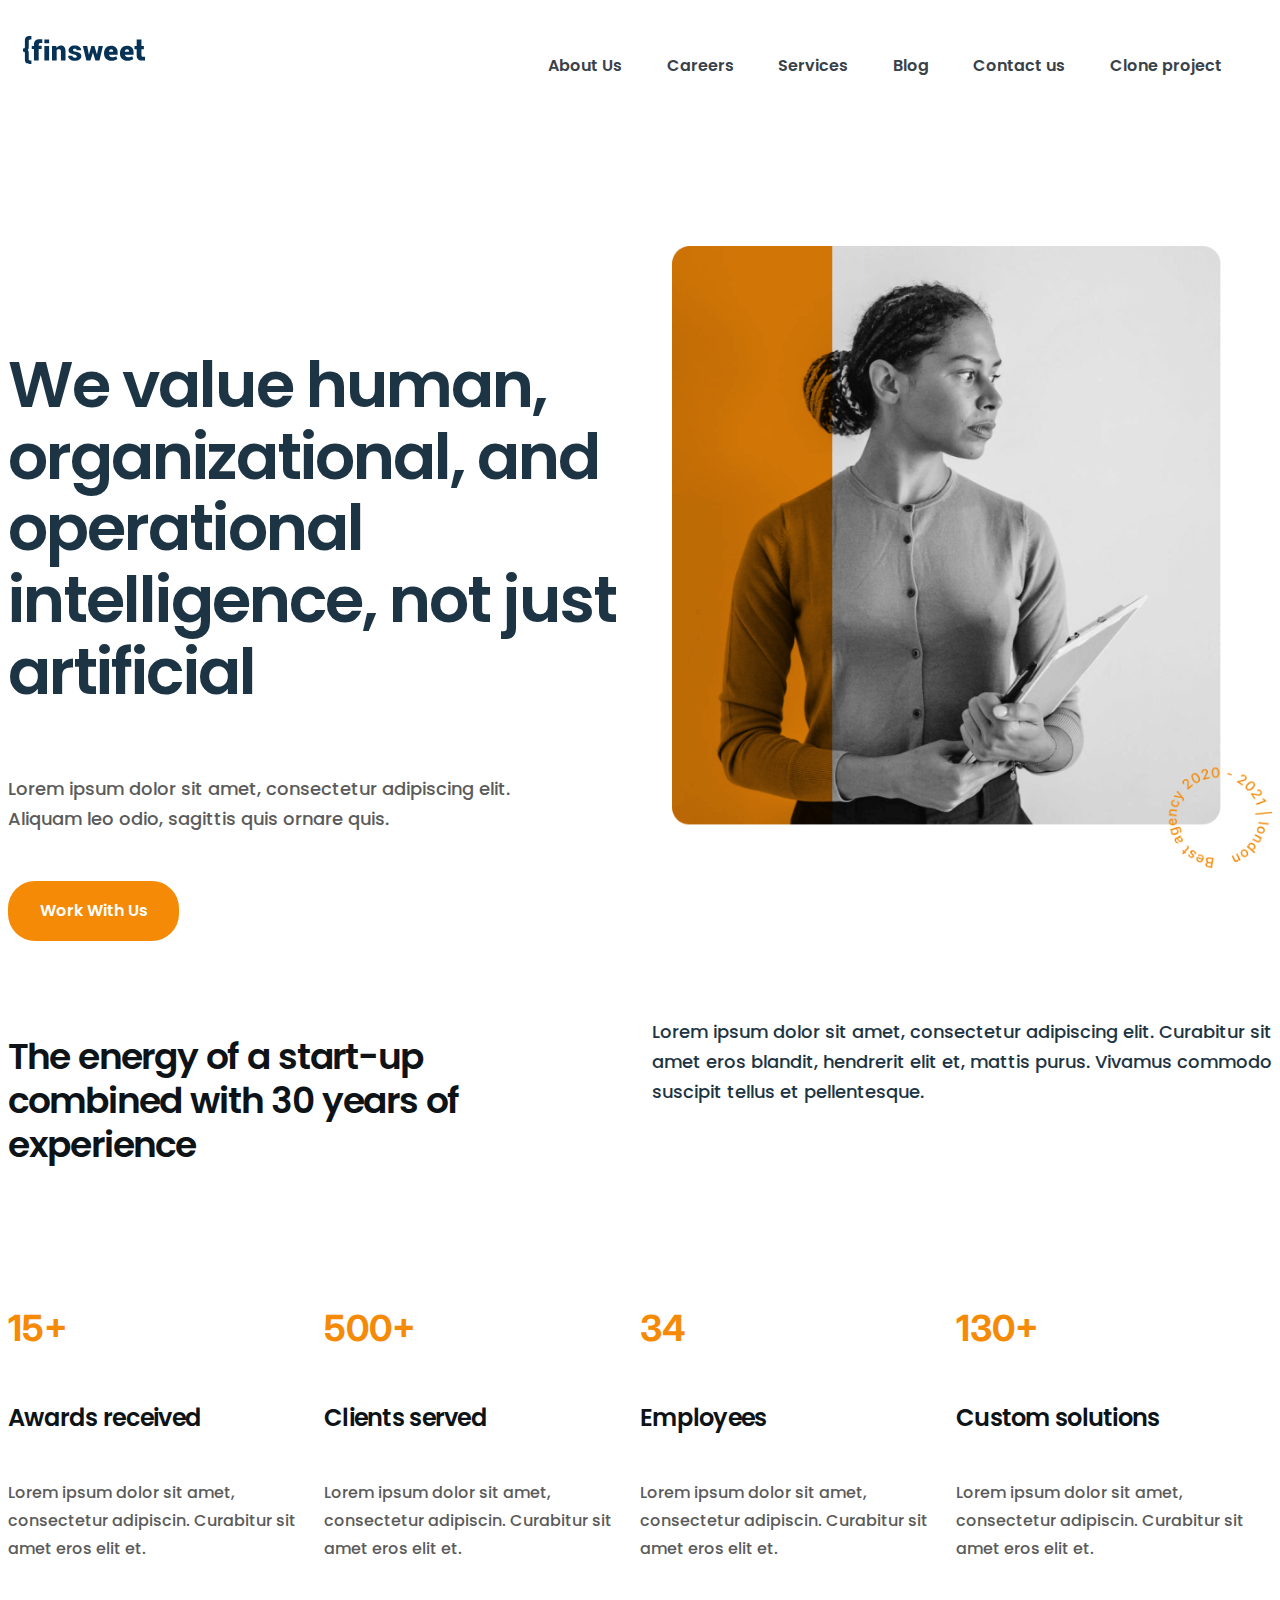
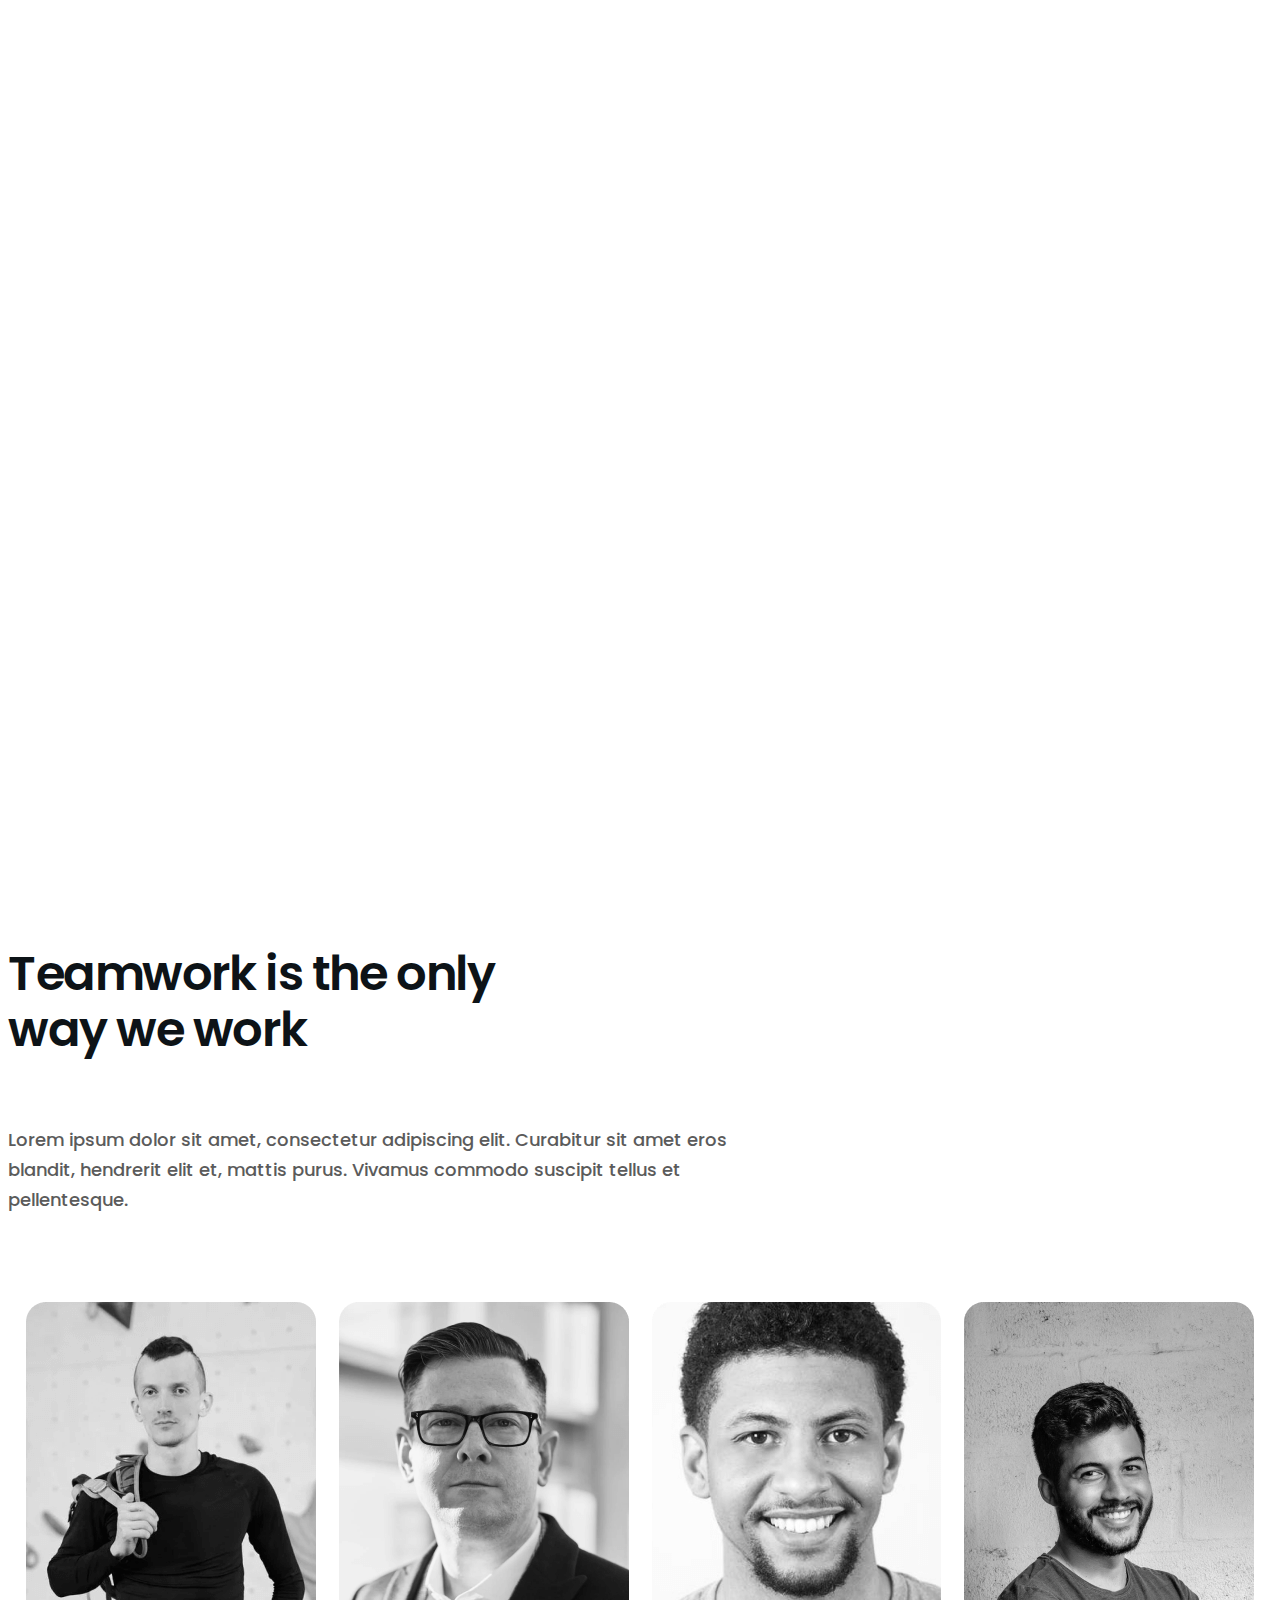
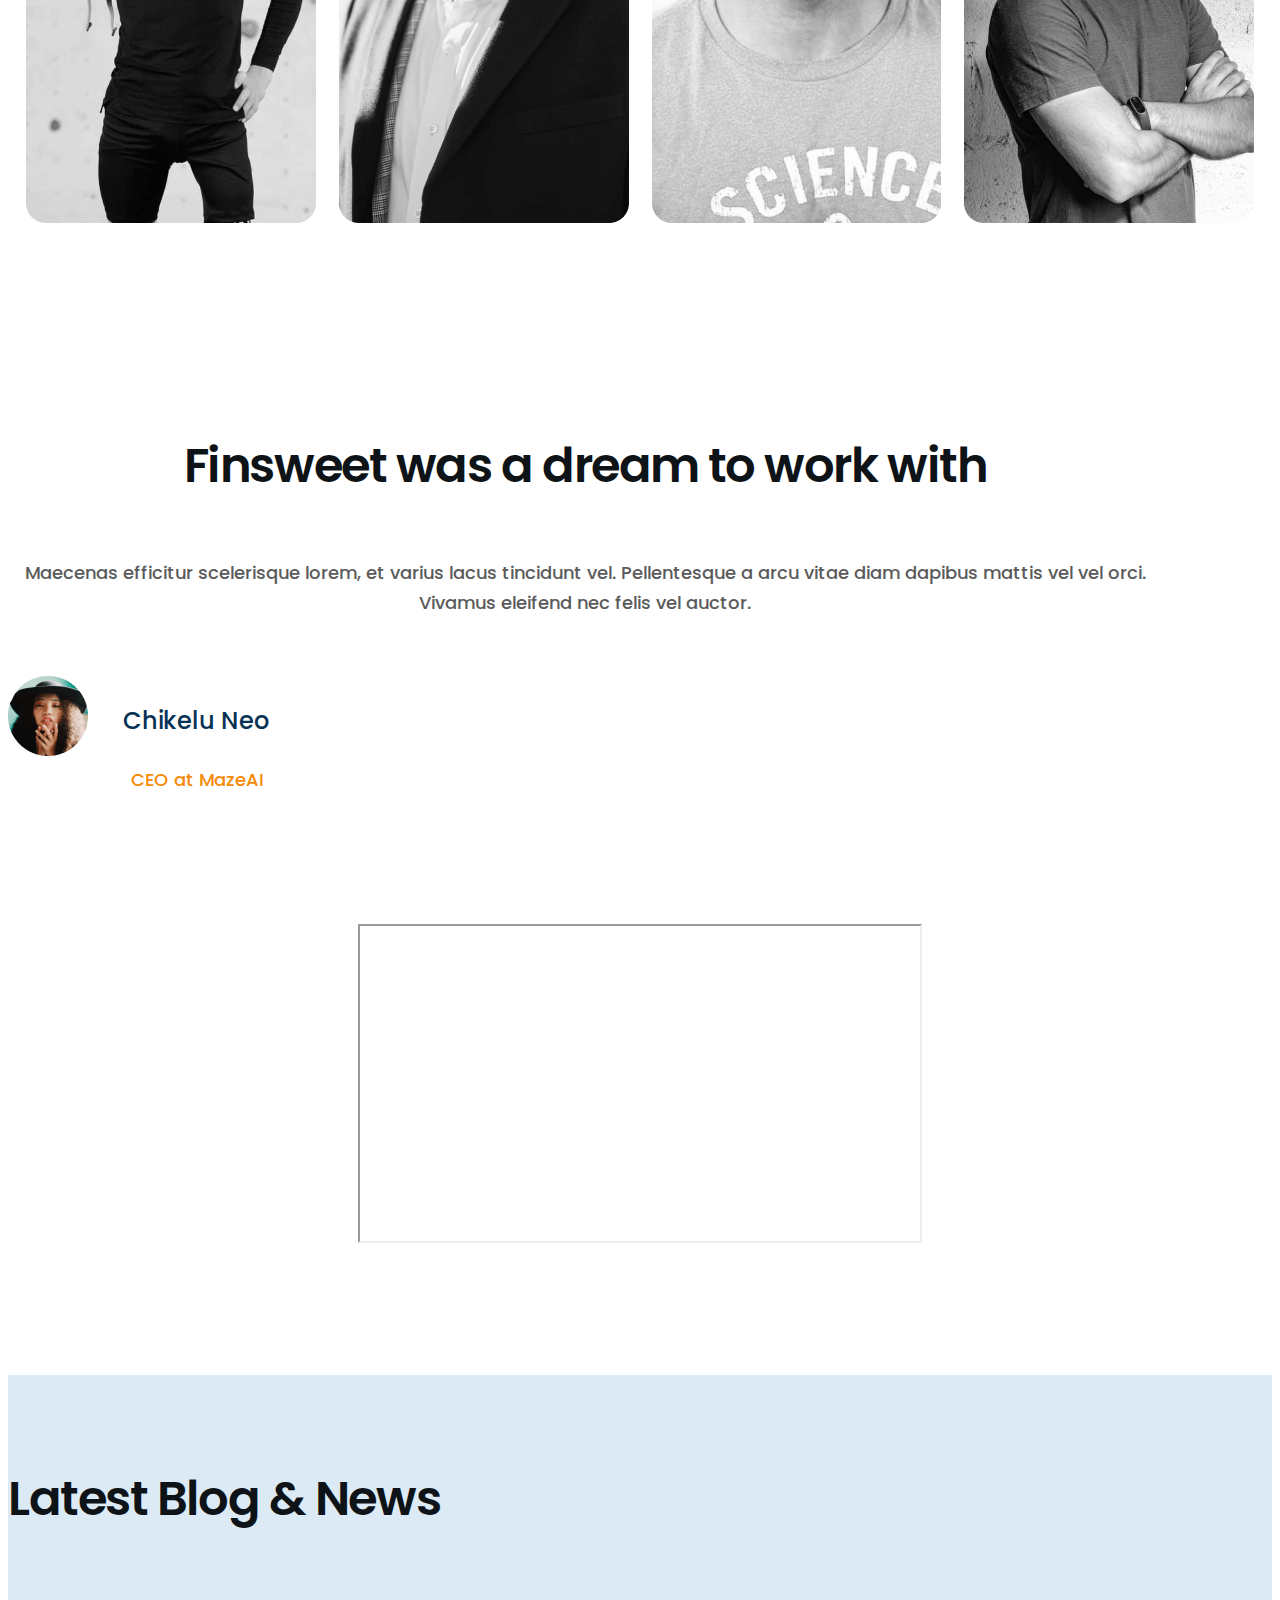
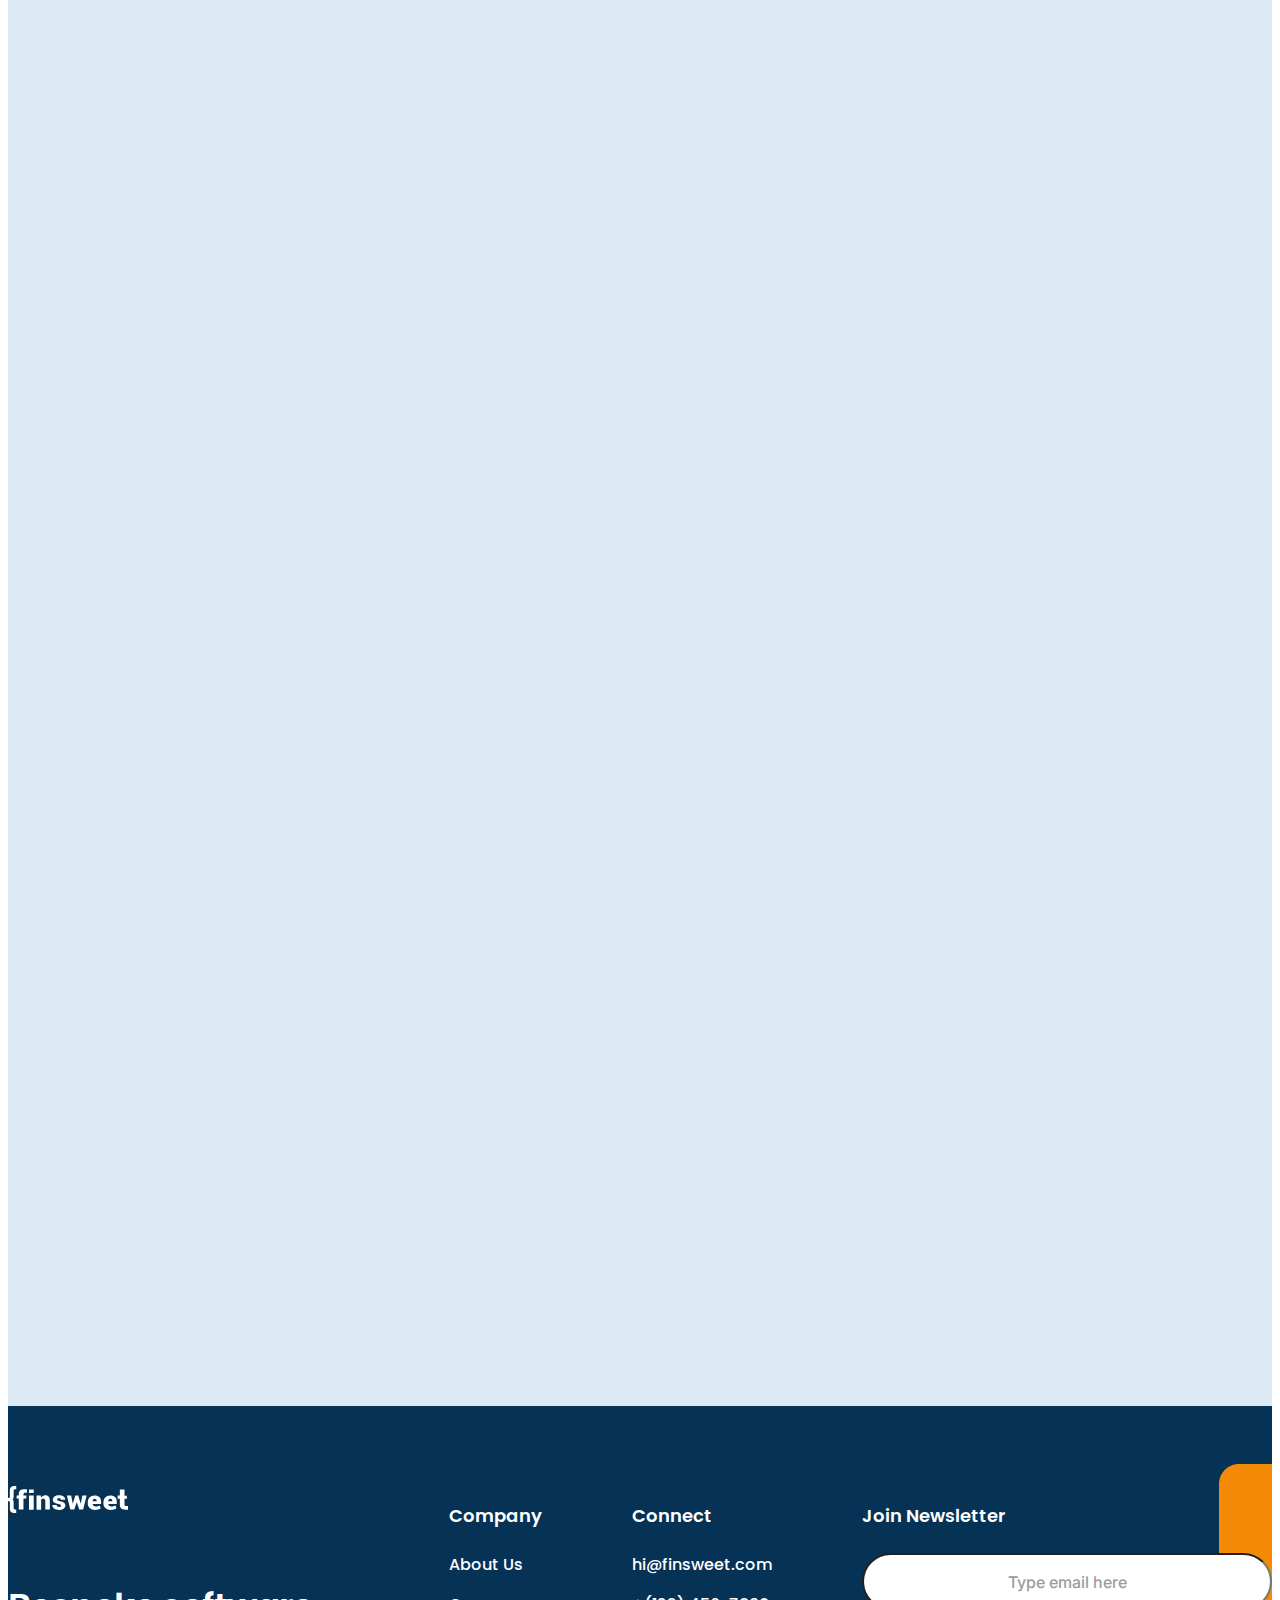
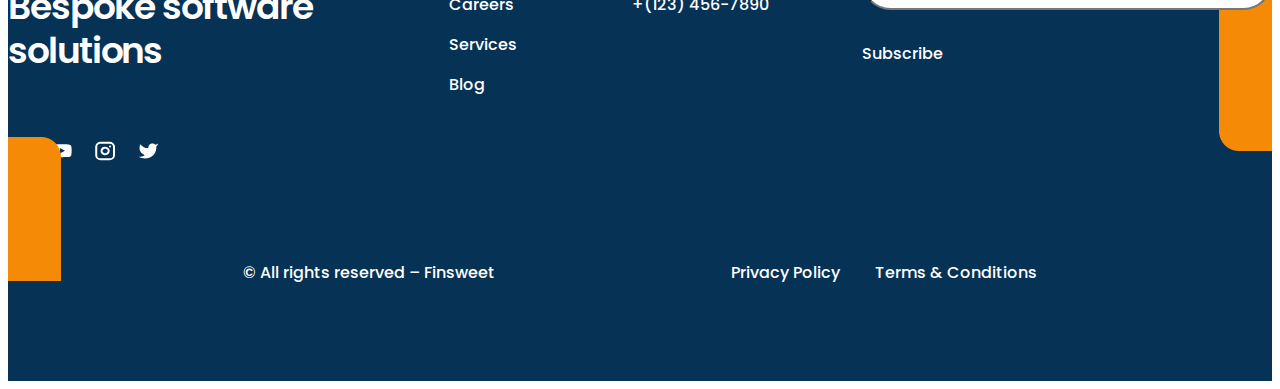
<file: index_about.html>
<!DOCTYPE html>
<html lang="en">
<head>
    <meta charset="UTF-8">
    <meta http-equiv="X-UA-Compatible" content="IE=edge">
    <meta name="viewport" content="width=device-width, initial-scale=1.0">
    <title>About Us</title>
    <link href="https://cdn.jsdelivr.net/npm/bootstrap@5.1.3/dist/css/bootstrap.min.css" rel="stylesheet" integrity="sha384-1BmE4kWBq78iYhFldvKuhfTAU6auU8tT94WrHftjDbrCEXSU1oBoqyl2QvZ6jIW3" crossorigin="anonymous">
    <link
    rel="stylesheet"
    href="https://cdnjs.cloudflare.com/ajax/libs/animate.css/4.1.1/animate.min.css"
    />
    <link rel="preconnect" href="https://fonts.googleapis.com">
    <link rel="preconnect" href="https://fonts.gstatic.com" crossorigin>
    <link href="https://fonts.googleapis.com/css2?family=Inter:wght@500;600;700&family=Poppins:ital,wght@0,500;0,600;1,400&display=swap" rel="stylesheet">
    <link rel="stylesheet" href="style/style_about.css">
    <link rel="stylesheet" href="style/style_repeat.css">
</head>
<body>
    <div class="wrapper">
        <section class="first-container">
            <header class="center">
                <div class="item">
                    <img src="images/logo.svg" alt="logo" title="Логотип">
                </div>
                    <ul class="item">
                        <li><a href="index_about.html" title="О нас">About Us</a></li>
                        <li><a href="careers.html" title="Карьера">Careers</a></li>
                        <li><a href="services.html" title="Услуги">Services</a></li>
                        <li><a href="blog.html" title="Блог">Blog</a></li>
                        <li><a href="contact_us.html" title="Контакты">Contact us</a></li>
                        <li><a href="index.html" title="Home">Clone project</a></li>
                    </ul>
                    <nav class="navbar navbar-light fixed-top burger_menu">
                        <div class="container-fluid">
                          <a class="navbar-brand top" href="#">Top of page</a>
                          <button class="navbar-toggler" type="button" data-bs-toggle="offcanvas" data-bs-target="#offcanvasNavbar" aria-controls="offcanvasNavbar">
                            <span class="navbar-toggler-icon"></span>
                          </button>
                          <div class="offcanvas offcanvas-end" tabindex="-1" id="offcanvasNavbar" aria-labelledby="offcanvasNavbarLabel">
                            <div class="offcanvas-header">
                              <h5 class="offcanvas-title" id="offcanvasNavbarLabel">Finsweet</h5>
                              <button type="button" class="btn-close text-reset" data-bs-dismiss="offcanvas" aria-label="Close"></button>
                            </div>
                            <div class="offcanvas-body">
                              <ul class="navbar-nav justify-content-end flex-grow-1 pe-3">
                                <li class="nav-item dropdown">
                                  <a class="nav-link dropdown-toggle" href="#" id="offcanvasNavbarDropdown" role="button" data-bs-toggle="dropdown" aria-expanded="false" style="text-align: center;">
                                    Links
                                  </a>
                                  <ul class="dropdown-menu" aria-labelledby="offcanvasNavbarDropdown">
                                    <li><a class="dropdown-item" href="index_about.html">About Us</a></li>
                                    <li><a class="dropdown-item" href="careers.html">Careers</a></li> 
                                    <li><a class="dropdown-item" href="services.html">Services</a></li>  
                                    <li><a class="dropdown-item" href="blog.html">Blog</a></li>  
                                    <li><a class="dropdown-item" href="contact_us.html">Contact us</a></li>  
                                    <li><a class="dropdown-item" href="index.html">HOME</a></li>                         
                                  </ul>
                                </li>
                              </ul>
                            </div>
                          </div>
                        </div>
                      </nav>
            </header>
        </section>
            <section class="work_descr center">
                <div>
                    <h1 class="wow animate__animated animate__flash">
                        We value human, organizational, and operational intelligence, not just artificial
                    </h1>
                    <p class="content_1">
                        Lorem ipsum dolor sit amet, consectetur adipiscing elit. Aliquam leo odio, sagittis quis ornare quis.
                    </p>
                    <a href="#" title="Работа с нами">Work With Us</a>
                </div>
                <div>
                    <img src="images/headerimage.png" alt="headerimage" title="Работа">
                </div>
            </section>

            <section class="content_of_experience center">
                <div class="about_content_second">
                    <h3>The energy of a start-up combined with 30 years of experience</h3>
                    <p class="content_2">Lorem ipsum dolor sit amet, consectetur adipiscing elit. Curabitur sit amet eros blandit, hendrerit elit et, mattis purus. 
                        Vivamus commodo suscipit tellus et pellentesque.
                    </p>
                </div>
                <div class="statistics">
                    <div class="column">
                        <p>15+</p>
                        <h4>Awards received</h4>
                        <p>Lorem ipsum dolor sit amet, consectetur adipiscin. Curabitur sit amet eros elit et.</p>
                    </div>
                    <div class="column">
                        <p>500+</p>
                            <h4>Clients served</h4>
                            <p>Lorem ipsum dolor sit amet, consectetur adipiscin. Curabitur sit amet eros elit et.</p>
                    </div>
                    <div class="column">
                        <p>34</p>
                            <h4>Employees</h4>
                            <p>Lorem ipsum dolor sit amet, consectetur adipiscin. Curabitur sit amet eros elit et.</p>
                    </div>
                    <div class="column">
                        <p>130+</p>
                            <h4>Custom solutions</h4>
                            <p>Lorem ipsum dolor sit amet, consectetur adipiscin. Curabitur sit amet eros elit et.</p>
                    </div>
                </div>
            </section>

            <section class="identification_descr center">
                <div class="wow animate__animated animate__backInLeft">
                    <h2>
                        We want to get local identification in every corner of the world in this era of global citizenship.
                    </h2>
                    <p class="content_3">
                        Lorem ipsum dolor sit amet, consectetur adipiscing elit. Curabitur sit amet eros blandit, hendrerit elit et, mattis purus. 
                        Vivamus commodo suscipit tellus et pellentesque.
                    </p>
                </div>
                <div class="wow animate__animated animate__backInRight">
                    <img src="images/identification.png" alt="identification" title="Идентификация">
                </div>
            </section>

            <section class="staff center">
                <h2>
                    Teamwork is the only way we work
                </h2>
                <p>Lorem ipsum dolor sit amet, consectetur adipiscing elit. Curabitur sit amet eros blandit, hendrerit elit et, mattis purus. 
                    Vivamus commodo suscipit tellus et pellentesque.</p>
                    <div class="item_about">
                        <div class="item_about_1">
                            <img src="images/staff1.png" alt="staff1" title="Adam">
                            <div class="hover efect">
                                <h6>Product Manager</h6>
                                <h5>Adam Bombey</h5>
                                <p>Work with software engineers, game designers, and artists.</p>
                            </div>
                        </div>
                        <div class="item_about_1">
                            <img src="images/staff2.png" alt="staff2" title="Rob">
                            <div class="hover efect">
                                <h6>Developer</h6>
                                <h5>Rob Francis</h5>
                                <p>Coordinating with development teams and business analyst.</p>
                            </div>
                        </div>
                        <div class="item_about_1">
                            <img src="images/staff3.png" alt="staff3" title="Tom">
                            <div class="hover efect">
                                <h6>Sound Designer</h6>
                                <h5>Tom Kania</h5>
                                <p>Author industry-best audio and technical sound systems.</p>
                            </div>
                        </div>
                        <div class="item_about_1">
                            <img src="images/staff4.png" alt="staff4" title="Selby">
                            <div class="hover efect">
                                <h6>Support Assist</h6>
                                <h5>Selby Stuart</h5>
                                <p>Lorem ipsum dolor sit amet, consectetur adipiscing elit. Curabitur sit amet eros.</p>
                            </div>
                        </div>
                    </div>
            </section>

        

        
            
            <section class="block_7 center">
                <div class="block_7_content">
                    <h2>Finsweet was a dream to work with</h2>
                    <p>Maecenas efficitur scelerisque lorem, et varius lacus tincidunt vel. Pellentesque a arcu vitae diam dapibus mattis vel vel orci. 
                        Vivamus eleifend nec felis vel auctor.
                    </p>
                    <div class="avatar_content">
                        <div class="avatar">
                            <img src="images/avatar.png" alt="avatar" title="Аватар">
                        </div>
                        <div class="name_of_avatar">
                            <p>Chikelu Neo</p>
                            <p>CEO at MazeAI</p>
                        </div>
                    </div>
                </div>
                <div class="block_7_video">
                    <iframe width="560" height="315" src="https://www.youtube.com/embed/KdLyWOx6Xhk" title="YouTube video player" allow="accelerometer; autoplay; clipboard-write; encrypted-media; gyroscope; picture-in-picture" allowfullscreen></iframe>
                </div>
            </section>
       

        <section class="six-container">
            <div class="content_and_cards center">
                <h2>Latest Blog &amp; News</h2>
                <div class="cards_of_six-container">
                    <div class="wow animate__animated animate__zoomIn item6">
                        <img src="images/image1_1.png" alt="card_1" title="Первая карточка">
                        <h4>Why you have to digitalize in 2021</h4>
                        <p>Lorem ipsum dolor sit amet, consectetur adipiscing elit. Curabitur sit amet eros blandit, hendrerit elit et.</p>
                        <a href="#" title="Узнать больше">Learn More &xrarr;</a>
                    </div>
                    <div class="wow animate__animated animate__zoomIn item6"><img src="images/image2_2.png" alt="card_2" title="Вторая карточка">
                        <h4>Our internal process and longerm vision</h4>
                        <p>Lorem ipsum dolor sit amet, consectetur adipiscing elit. Curabitur sit amet eros blandit, hendrerit elit et,</p>
                        <a href="#" title="Узнать больше">Learn More &xrarr;</a>
                    </div>
                    <div class="wow animate__animated animate__zoomIn item6"><img src="images/image3_3.png" alt="card_2" title="Третья карточка">
                        <h4>Helping the next generation of leaders</h4>
                        <p>Lorem ipsum dolor sit amet, consectetur adipiscing elit. Curabitur sit amet eros blandit, hendrerit elit et,</p>
                        <a href="#" title="Узнать больше">Learn More &xrarr;</a>
                    </div>
                </div>
            </div>
            <footer>
                <img class="shape_left" src="images/shape_left.png" alt="shape_left" title="shape_left">
                <div class="bottom_menu center">
                    <div>
                        <img class="logo_bottom" src="images/logo_bottom.svg" alt="logo_bottom" title="Логотип">
                        <h3>Bespoke software solutions</h3>
                        <a href="https://ru-ru.facebook.com/" title="Фэйсбук"><img class="logo_social" src="images/facebook.svg" alt="logo_fc" title="facebook"></a>
                        <a href="https://www.youtube.com/" title="Ютуб"><img class="logo_social" src="images/youtube.svg" alt="logo_yt" title="youtube"></a>
                        <a href="https://www.instagram.com/?hl=ru" title="Инстаграм"><img class="logo_social" src="images/instagram.svg" alt="logo_in" title="instagram"></a>
                        <a href="https://twitter.com/?lang=ru" title="Твиттер"><img class="logo_social" src="images/twitter.svg" alt="logo_tw" title="twitter"></a>
                    </div>
                    <ul class="company">
                        <li class="company_and_connect_join">Company</li>
                        <li><a href="index_about.html" title="О нас">About Us</a></li>
                        <li><a href="careers_inner.html" title="Вакансии">Careers</a></li>
                        <li><a href="services.html" title="Услуги">Services</a></li>
                        <li><a href="blog_inner.html" title="Блог">Blog</a></li>
                    </ul>
                    <ul>
                        <li class="company_and_connect_join">Connect</li>
                        <li><a href="mailto:hi@finsweet.com">hi&commat;finsweet.com</a></li>
                        <li><a href="tel:+(123)456-7890">+(123) 456-7890</a></li>
                    </ul>
                    <ul>
                        <li class="company_and_connect_join">Join Newsletter</li>
                        <input class="input" type="email" size="35" placeholder="Type email here">
                        <li><a class="subscribe" href="#" title="Подписаться">Subscribe</a></li>
                    </ul>
                </div>
                <div class="footer_bottom center">
                    <p>
                        &copy; All rights reserved – Finsweet
                    </p>
                    <p>
                        <a href="privacy_policy.html" title="Политика конфиденциальности">Privacy Policy</a>
                        <a href="#" title="Правила и условия">Terms &amp; Conditions</a>
                    </p>
                </div>
            </footer>
        </section>

    </div>
    <script src="https://cdn.jsdelivr.net/npm/bootstrap@5.1.3/dist/js/bootstrap.bundle.min.js" integrity="sha384-ka7Sk0Gln4gmtz2MlQnikT1wXgYsOg+OMhuP+IlRH9sENBO0LRn5q+8nbTov4+1p" crossorigin="anonymous"></script>
    <script src="lib/wow.min.js"></script>
<script>
    const wow = new WOW({
    boxClass: 'wow', /* класс, который необходим для работы wow.js */
    animateClass: 'animate__animated', /* класс, который будет автоматически добавляться анимируемым элементам при прокрутке страницы */
    offset: 30, /* по-умолчанию установлено значение 0, то есть как только при прокрутке страницы, элемент достигает низа окна браузера проигрываться анимация, в данном случае анимация начнется на 30px выше от низа окна браузера */
    mobile: true, /* если true, то на мобильных тоже будет анимация, если false, то на мобильных анимация отключается */
    live: true /* если true, то анимация будет работать даже на динамически добавляемых элементах, если false, то только на тех элементах, которые были на странице при ее загрузке */
    })
    wow.init(); /* Инициализация плагина с установленными выше свойствами */
</script>

</body>
</html>
</file>
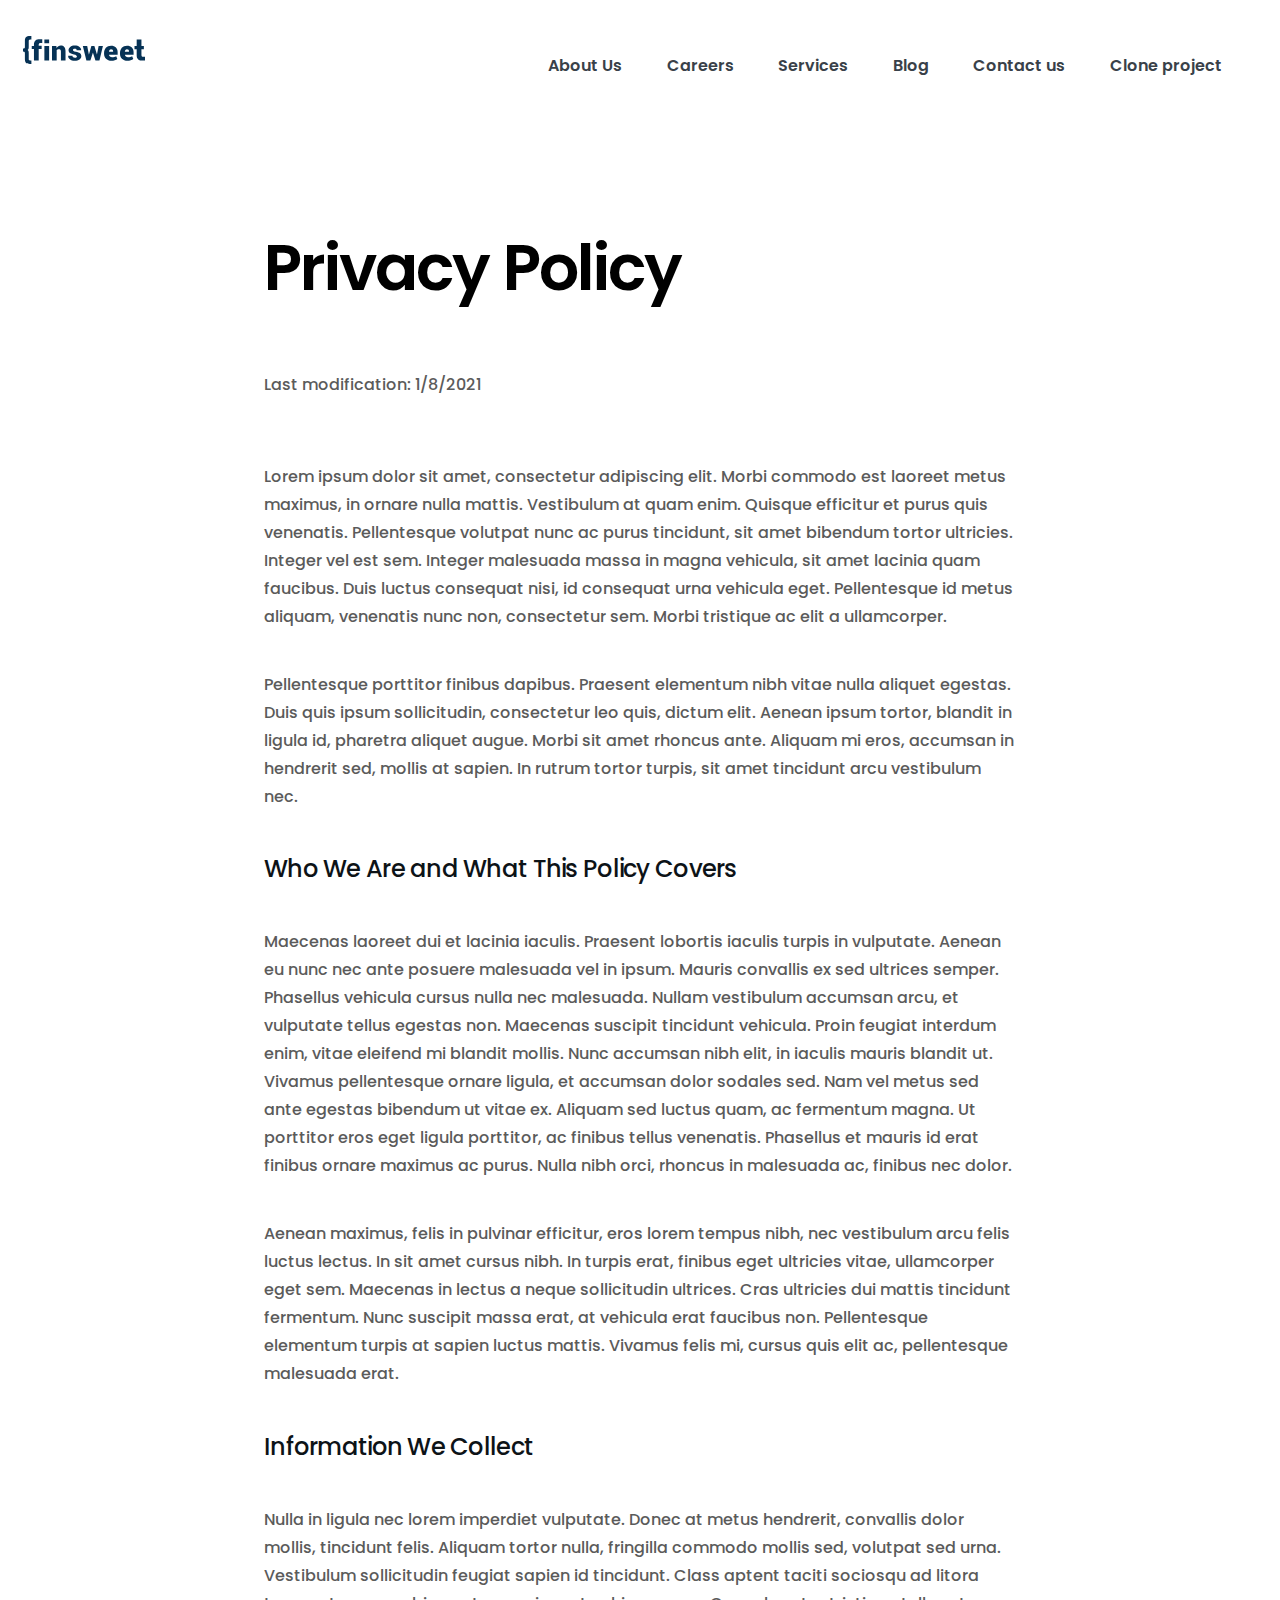
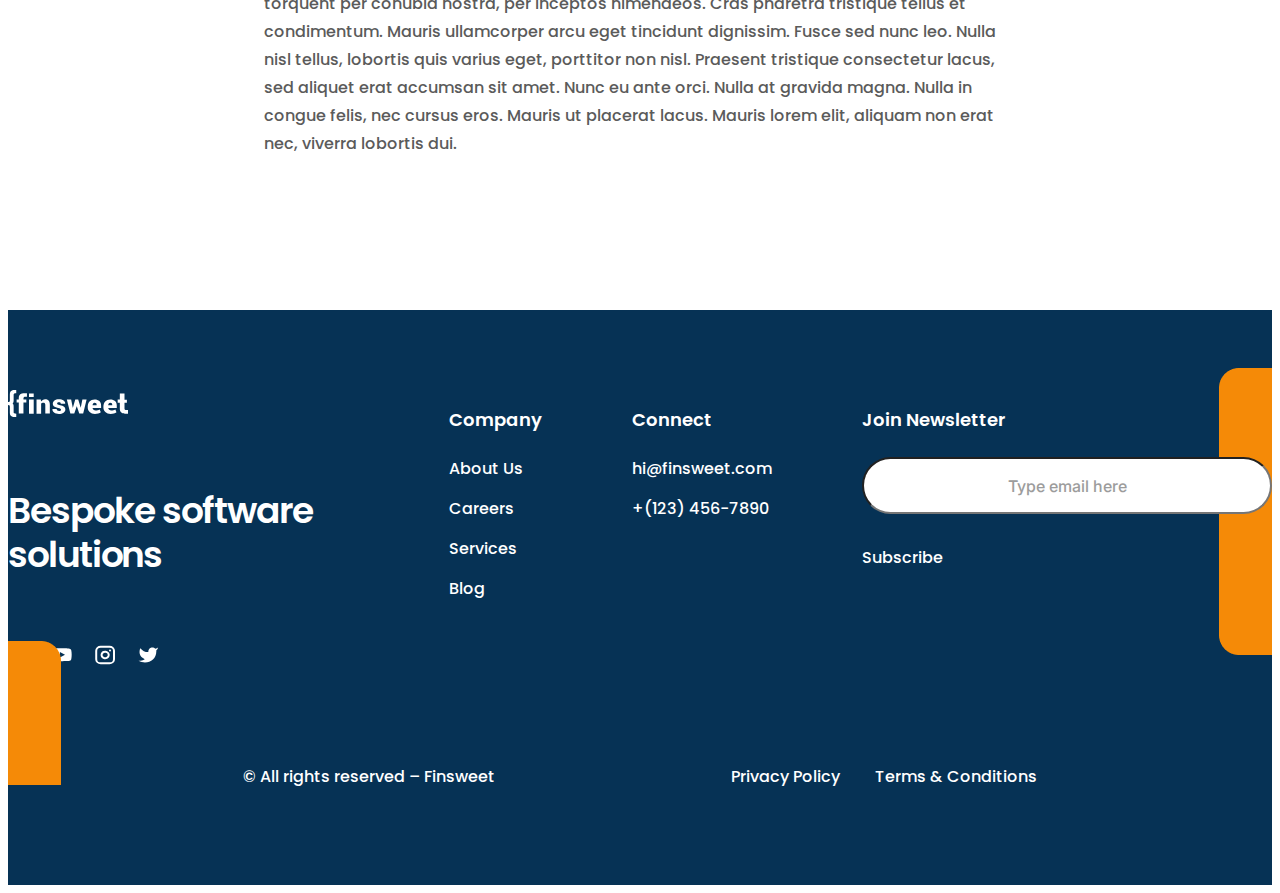
<file: privacy_policy.html>
<!DOCTYPE html>
<html lang="en">
<head>
    <meta charset="UTF-8">
    <meta http-equiv="X-UA-Compatible" content="IE=edge">
    <meta name="viewport" content="width=device-width, initial-scale=1.0">
    <title>Privacy Policy</title>
    <link href="https://cdn.jsdelivr.net/npm/bootstrap@5.1.3/dist/css/bootstrap.min.css" rel="stylesheet" integrity="sha384-1BmE4kWBq78iYhFldvKuhfTAU6auU8tT94WrHftjDbrCEXSU1oBoqyl2QvZ6jIW3" crossorigin="anonymous">
    <link rel="preconnect" href="https://fonts.googleapis.com">
    <link rel="preconnect" href="https://fonts.gstatic.com" crossorigin>
    <link href="https://fonts.googleapis.com/css2?family=Inter:wght@500;600;700&family=Poppins:ital,wght@0,500;0,600;1,400&display=swap" rel="stylesheet">
    <link rel="stylesheet" href="style/style_repeat.css">
    <link rel="stylesheet" href="style/style_privacy_policy.css">
    
</head>
<body>
    <div class="wrapper">
        <section class="first-container">
            <header class="center">
                <div class="item">
                    <img src="images/logo.svg" alt="logo" title="Логотип">
                </div>
                    <ul class="item">
                        <li><a href="index_about.html" title="О нас">About Us</a></li>
                        <li><a href="careers.html" title="Карьера">Careers</a></li>
                        <li><a href="services.html" title="Услуги">Services</a></li>
                        <li><a href="blog.html" title="Блог">Blog</a></li>
                        <li><a href="contact_us.html" title="Контакты">Contact us</a></li>
                        <li><a href="index.html" title="Home">Clone project</a></li>
                    </ul>
                    <nav class="navbar navbar-light fixed-top burger_menu">
                        <div class="container-fluid">
                          <a class="navbar-brand top" href="#">Top of page</a>
                          <button class="navbar-toggler" type="button" data-bs-toggle="offcanvas" data-bs-target="#offcanvasNavbar" aria-controls="offcanvasNavbar">
                            <span class="navbar-toggler-icon"></span>
                          </button>
                          <div class="offcanvas offcanvas-end" tabindex="-1" id="offcanvasNavbar" aria-labelledby="offcanvasNavbarLabel">
                            <div class="offcanvas-header">
                              <h5 class="offcanvas-title" id="offcanvasNavbarLabel">Finsweet</h5>
                              <button type="button" class="btn-close text-reset" data-bs-dismiss="offcanvas" aria-label="Close"></button>
                            </div>
                            <div class="offcanvas-body">
                              <ul class="navbar-nav justify-content-end flex-grow-1 pe-3">
                                <li class="nav-item dropdown">
                                  <a class="nav-link dropdown-toggle" href="#" id="offcanvasNavbarDropdown" role="button" data-bs-toggle="dropdown" aria-expanded="false" style="text-align: center;">
                                    Links
                                  </a>
                                  <ul class="dropdown-menu" aria-labelledby="offcanvasNavbarDropdown">
                                    <li><a class="dropdown-item" href="index_about.html">About Us</a></li>
                                    <li><a class="dropdown-item" href="careers.html">Careers</a></li> 
                                    <li><a class="dropdown-item" href="services.html">Services</a></li>  
                                    <li><a class="dropdown-item" href="blog.html">Blog</a></li>  
                                    <li><a class="dropdown-item" href="contact_us.html">Contact us</a></li>  
                                    <li><a class="dropdown-item" href="index.html">HOME</a></li>                         
                                  </ul>
                                </li>
                              </ul>
                            </div>
                          </div>
                        </div>
                      </nav>
            </header>
        </section>
       
        <div class="privacy_policy center2">
            <div class="content_privacy_policy">
                <h1>Privacy Policy </h1>
                <p class="date">Last modification: 1/8/2021</p>
                <p>Lorem ipsum dolor sit amet, consectetur adipiscing elit. Morbi commodo est laoreet metus maximus, in ornare 
                    nulla mattis. Vestibulum at quam enim. Quisque efficitur et purus quis venenatis. Pellentesque volutpat nunc 
                    ac purus tincidunt, sit amet bibendum tortor ultricies. Integer vel est sem. Integer malesuada massa in magna 
                    vehicula, sit amet lacinia quam faucibus. Duis luctus consequat nisi, id consequat urna vehicula eget. 
                    Pellentesque id metus aliquam, venenatis nunc non, consectetur sem. Morbi tristique ac elit a ullamcorper.
                </p>
                <p>
                    Pellentesque porttitor finibus dapibus. Praesent elementum nibh vitae nulla aliquet egestas. Duis quis ipsum 
                    sollicitudin, consectetur leo quis, dictum elit. Aenean ipsum tortor, blandit in ligula id, pharetra aliquet 
                    augue. Morbi sit amet rhoncus ante. Aliquam mi eros, accumsan in hendrerit sed, mollis at sapien. In rutrum 
                    tortor turpis, sit amet tincidunt arcu vestibulum nec.
                </p>
                <h2>Who We Are and What This Policy Covers</h2>
                <p>
                    Maecenas laoreet dui et lacinia iaculis. Praesent lobortis iaculis turpis in vulputate. Aenean eu nunc nec 
                    ante posuere malesuada vel in ipsum. Mauris convallis ex sed ultrices semper. Phasellus vehicula cursus nulla 
                    nec malesuada. Nullam vestibulum accumsan arcu, et vulputate tellus egestas non. Maecenas suscipit tincidunt 
                    vehicula. Proin feugiat interdum enim, vitae eleifend mi blandit mollis. Nunc accumsan nibh elit, in iaculis 
                    mauris blandit ut. Vivamus pellentesque ornare ligula, et accumsan dolor sodales sed. Nam vel metus sed ante 
                    egestas bibendum ut vitae ex. Aliquam sed luctus quam, ac fermentum magna. Ut porttitor eros eget ligula 
                    porttitor, ac finibus tellus venenatis. Phasellus et mauris id erat finibus ornare maximus ac purus. Nulla 
                    nibh orci, rhoncus in malesuada ac, finibus nec dolor.
                </p>
                <p>
                    Aenean maximus, felis in pulvinar efficitur, eros lorem tempus nibh, nec vestibulum arcu felis luctus lectus. 
                    In sit amet cursus nibh. In turpis erat, finibus eget ultricies vitae, ullamcorper eget sem. Maecenas in 
                    lectus a neque sollicitudin ultrices. Cras ultricies dui mattis tincidunt fermentum. Nunc suscipit massa erat, 
                    at vehicula erat faucibus non. Pellentesque elementum turpis at sapien luctus mattis. Vivamus felis mi, cursus 
                    quis elit ac, pellentesque malesuada erat.
                </p>
                <h2>Information We Collect</h2>
                <p>
                    Nulla in ligula nec lorem imperdiet vulputate. Donec at metus hendrerit, convallis dolor mollis, tincidunt 
                    felis. Aliquam tortor nulla, fringilla commodo mollis sed, volutpat sed urna. Vestibulum sollicitudin feugiat 
                    sapien id tincidunt. Class aptent taciti sociosqu ad litora torquent per conubia nostra, per inceptos 
                    himenaeos. Cras pharetra tristique tellus et condimentum. Mauris ullamcorper arcu eget tincidunt dignissim. 
                    Fusce sed nunc leo. Nulla nisl tellus, lobortis quis varius eget, porttitor non nisl. Praesent tristique 
                    consectetur lacus, sed aliquet erat accumsan sit amet. Nunc eu ante orci. Nulla at gravida magna. Nulla in 
                    congue felis, nec cursus eros. Mauris ut placerat lacus. Mauris lorem elit, aliquam non erat nec, viverra 
                    lobortis dui.
                </p>
            </div>
        </div>

        <section class="six-container">
            <footer>
                <img class="shape_left" src="images/shape_left.png" alt="shape_left" title="shape_left">
                <div class="bottom_menu center">
                    <div>
                        <img class="logo_bottom" src="images/logo_bottom.svg" alt="logo_bottom" title="Логотип">
                        <h3>Bespoke software solutions</h3>
                        <a href="https://ru-ru.facebook.com/" title="Фэйсбук"><img class="logo_social" src="images/facebook.svg" alt="logo_fc" title="facebook"></a>
                        <a href="https://www.youtube.com/" title="Ютуб"><img class="logo_social" src="images/youtube.svg" alt="logo_yt" title="youtube"></a>
                        <a href="https://www.instagram.com/?hl=ru" title="Инстаграм"><img class="logo_social" src="images/instagram.svg" alt="logo_in" title="instagram"></a>
                        <a href="https://twitter.com/?lang=ru" title="Твиттер"><img class="logo_social" src="images/twitter.svg" alt="logo_tw" title="twitter"></a>
                    </div>
                    <ul class="company">
                        <li class="company_and_connect_join">Company</li>
                        <li><a href="index_about.html" title="О нас">About Us</a></li>
                        <li><a href="careers_inner.html" title="Вакансии">Careers</a></li>
                        <li><a href="services.html" title="Услуги">Services</a></li>
                        <li><a href="blog_inner.html" title="Блог">Blog</a></li>
                    </ul>
                    <ul>
                        <li class="company_and_connect_join">Connect</li>
                        <li><a href="mailto:hi@finsweet.com">hi&commat;finsweet.com</a></li>
                        <li><a href="tel:+(123)456-7890">+(123) 456-7890</a></li>
                    </ul>
                    <ul>
                        <li class="company_and_connect_join">Join Newsletter</li>
                        <input class="input" type="email" size="35" placeholder="Type email here">
                        <li><a class="subscribe" href="#" title="Подписаться">Subscribe</a></li>
                    </ul>
                </div>
                <div class="footer_bottom center">
                    <p>
                        &copy; All rights reserved – Finsweet
                    </p>
                    <p>
                        <a href="privacy_policy.html" title="Политика конфиденциальности">Privacy Policy</a>
                        <a href="#" title="Правила и условия">Terms &amp; Conditions</a>
                    </p>
                </div>
            </footer>
        </section>

    </div>
    <script src="https://cdn.jsdelivr.net/npm/bootstrap@5.1.3/dist/js/bootstrap.bundle.min.js" integrity="sha384-ka7Sk0Gln4gmtz2MlQnikT1wXgYsOg+OMhuP+IlRH9sENBO0LRn5q+8nbTov4+1p" crossorigin="anonymous"></script>
</body>
</html>
</file>
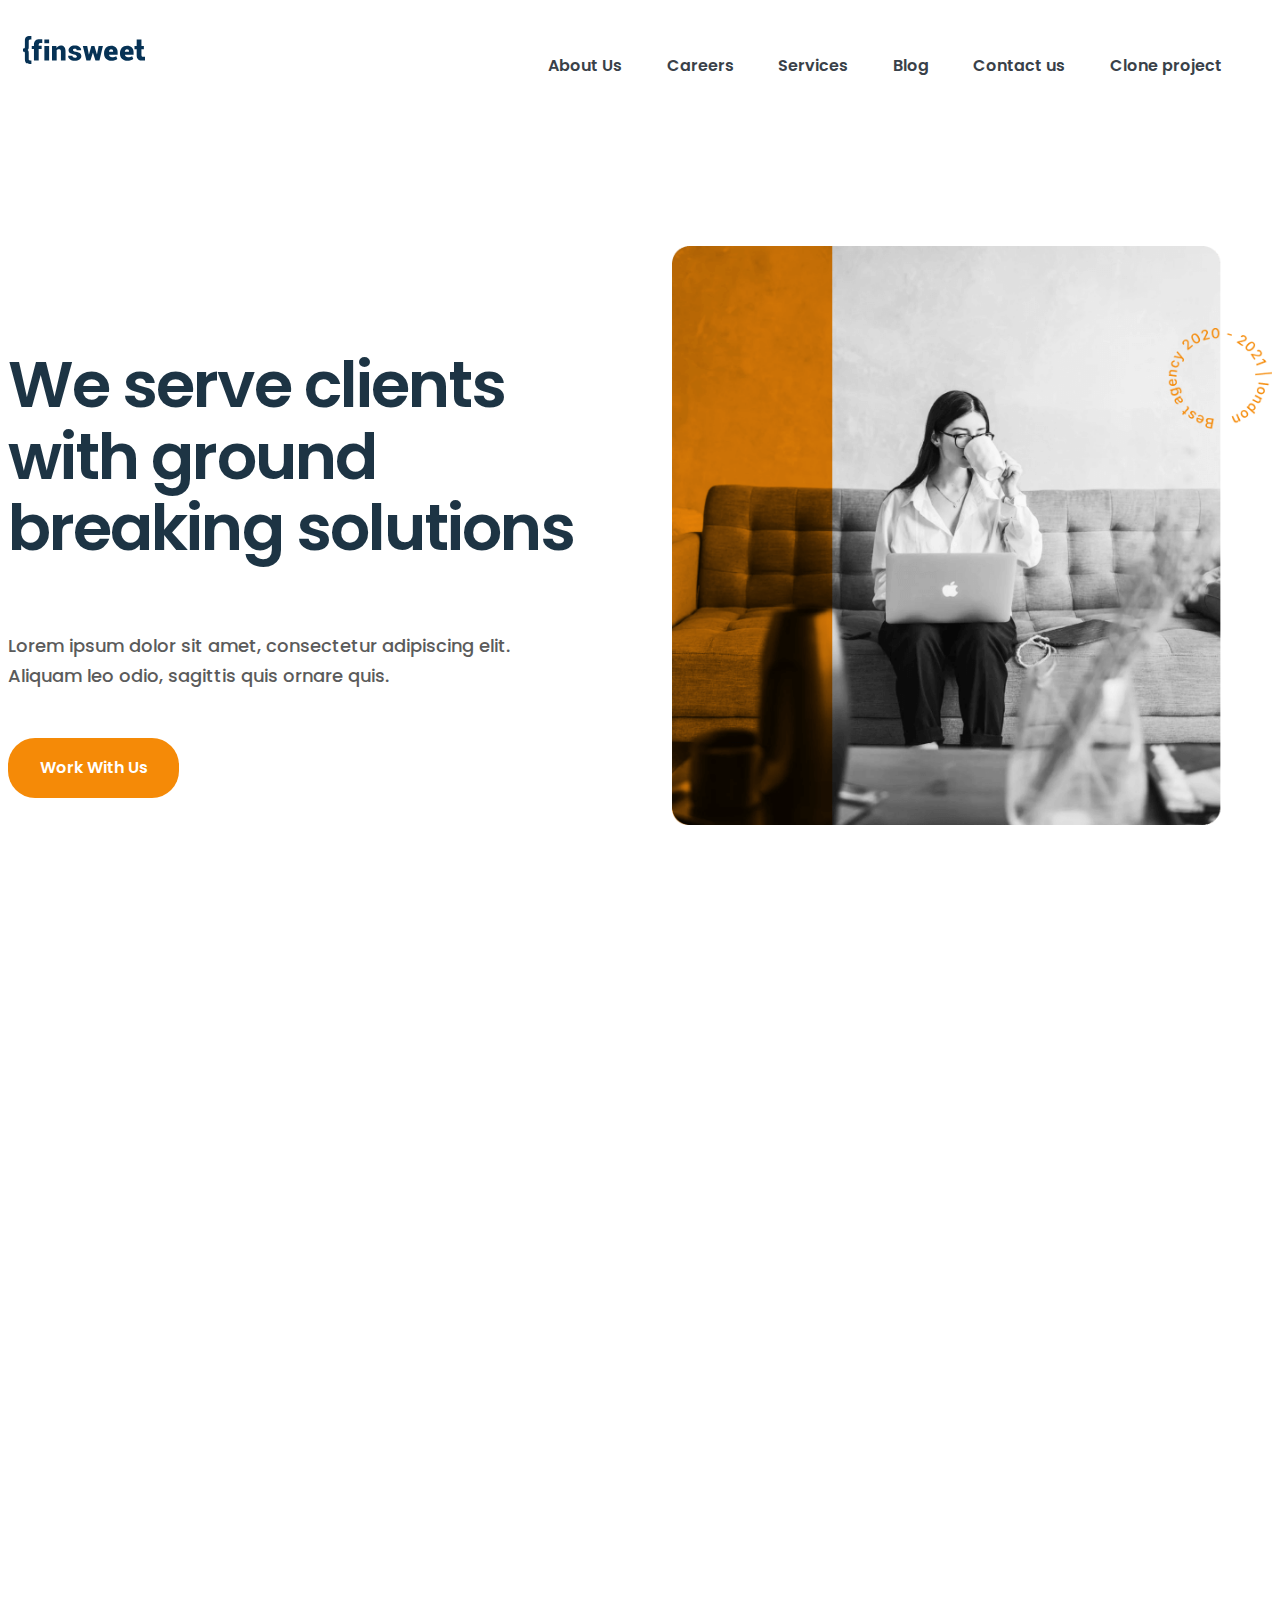
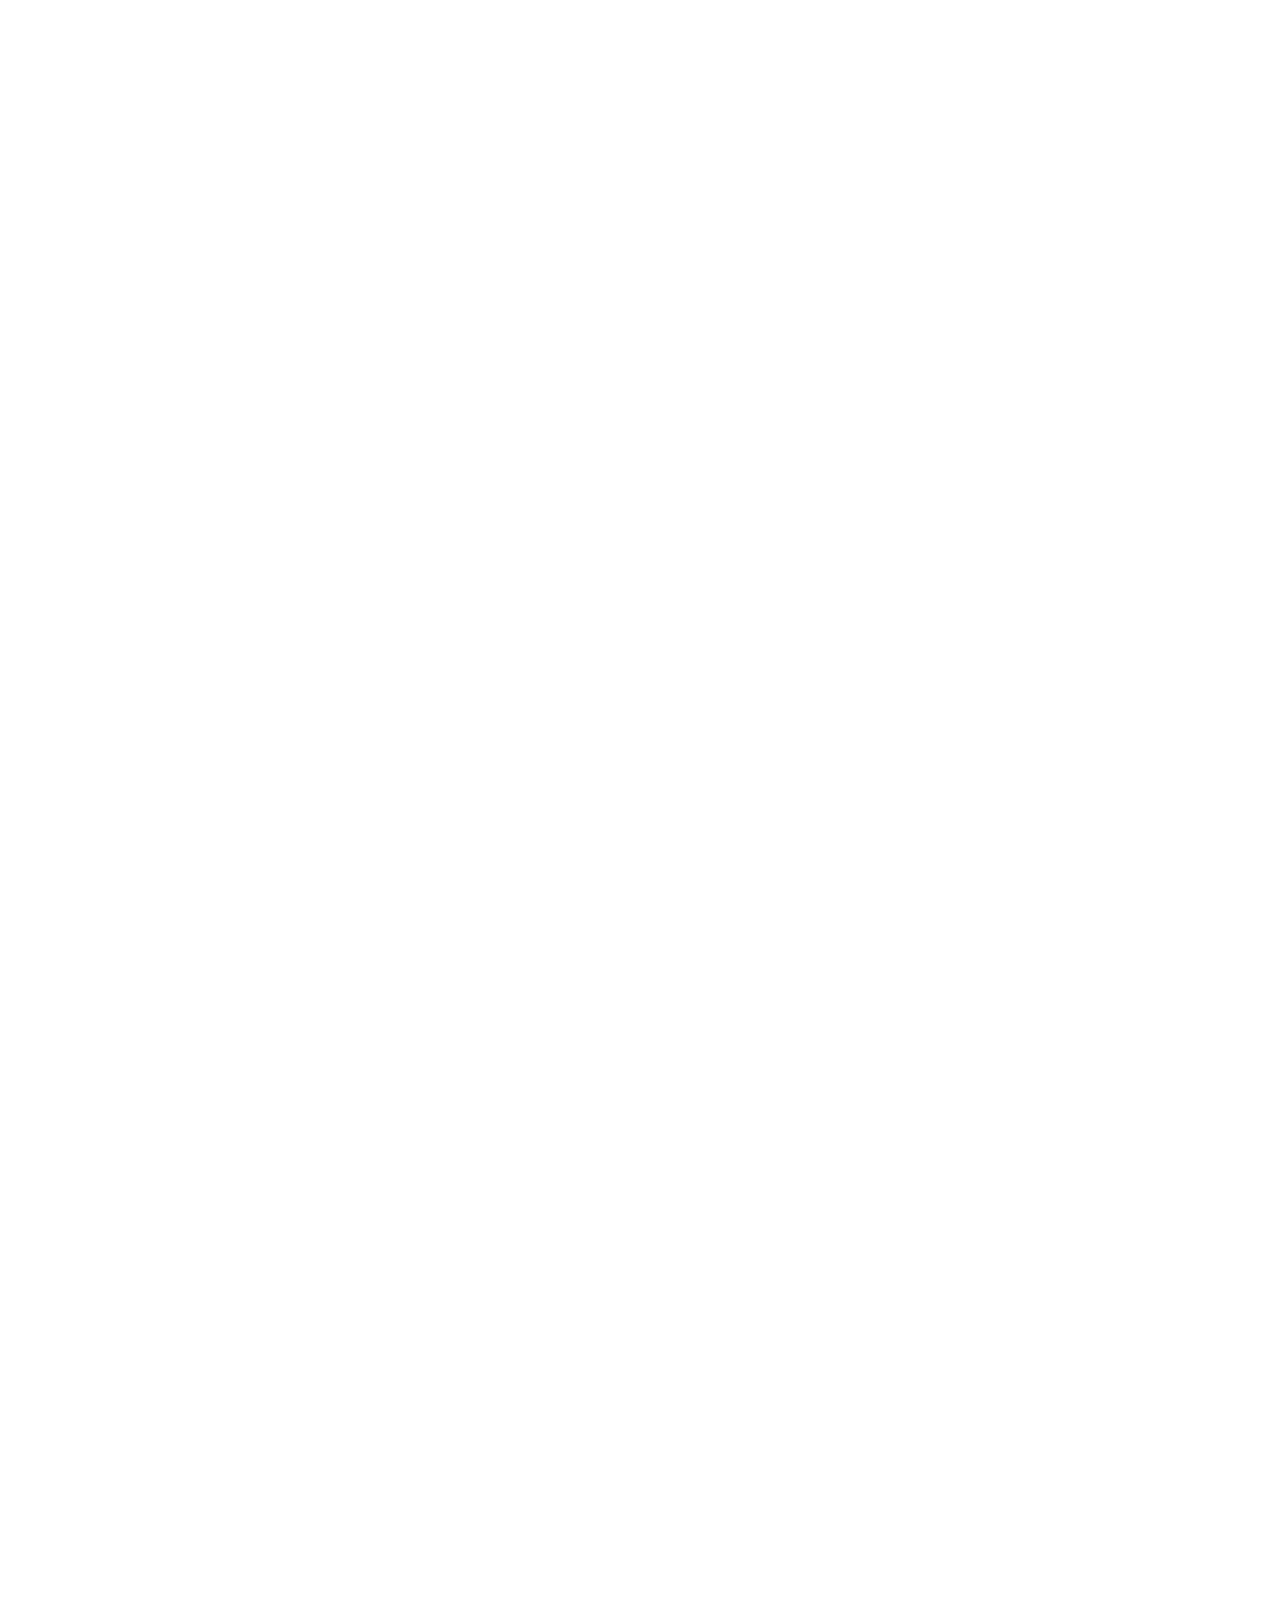
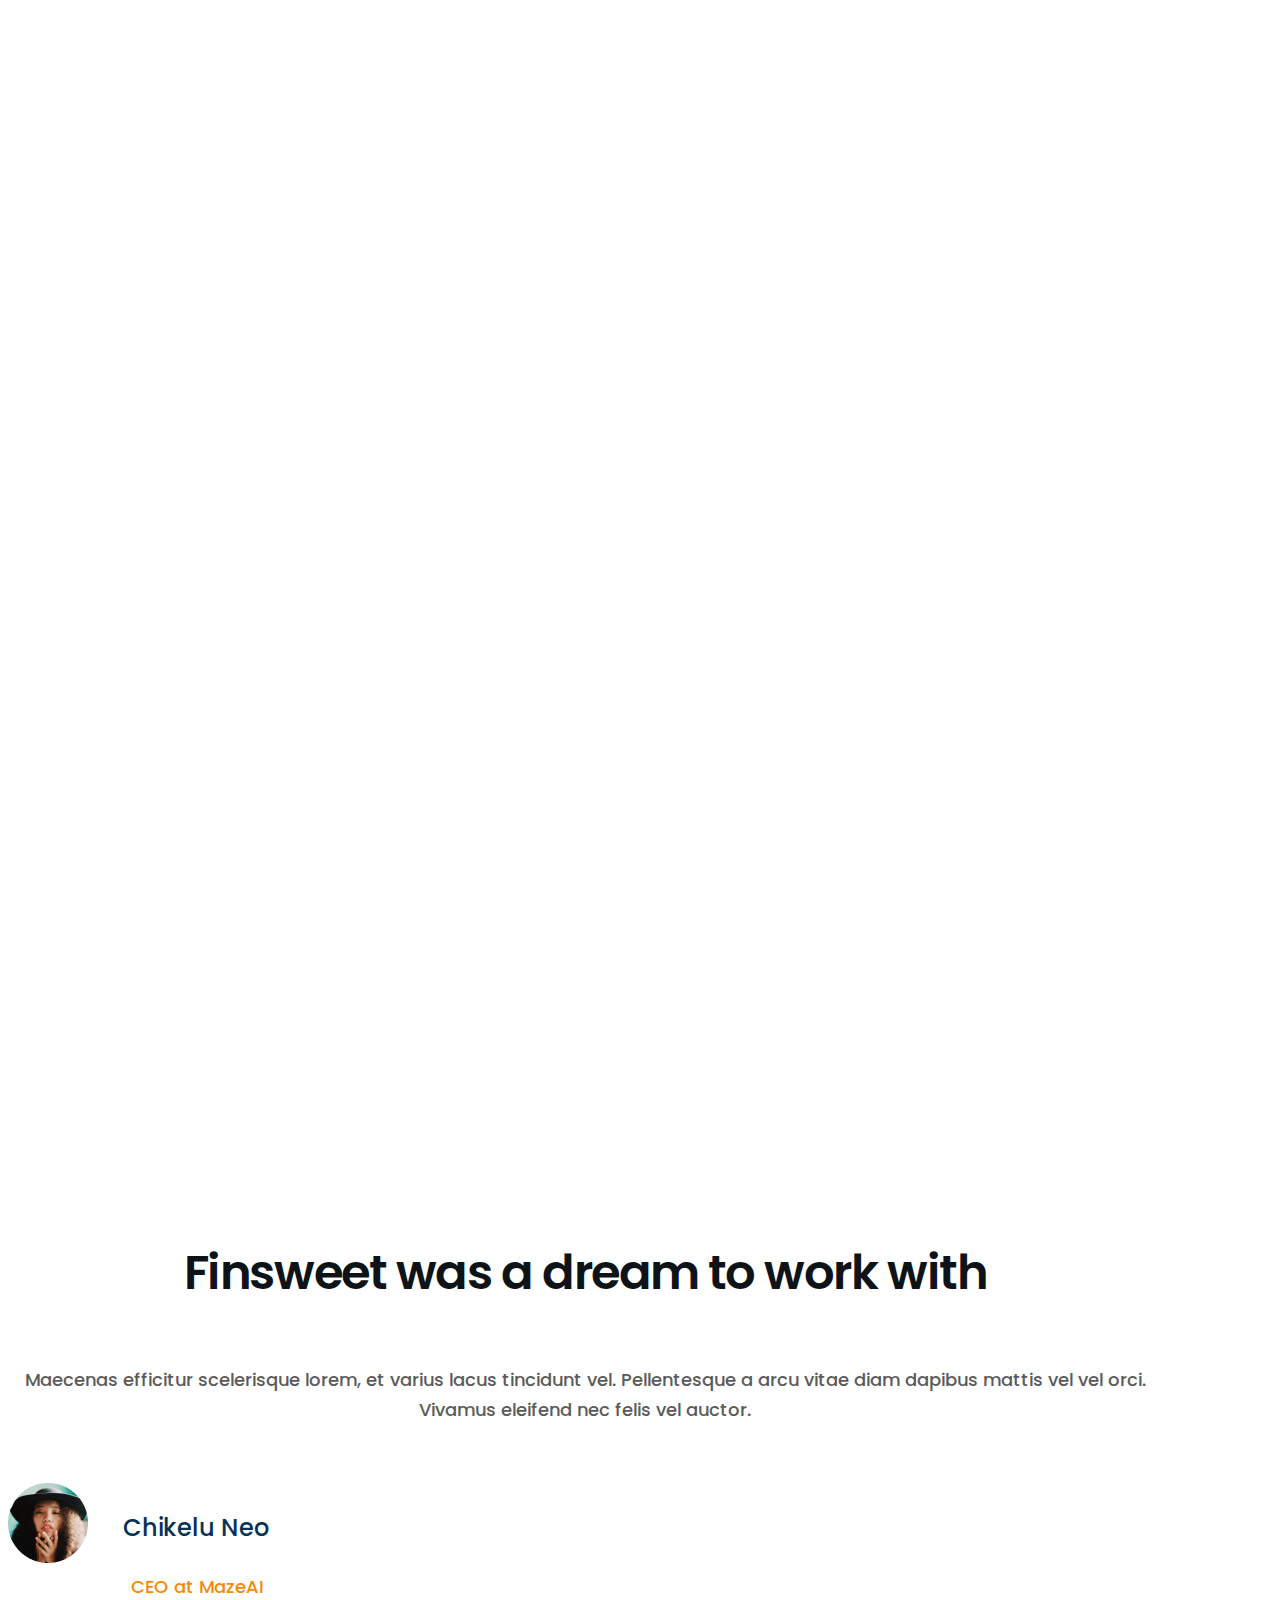
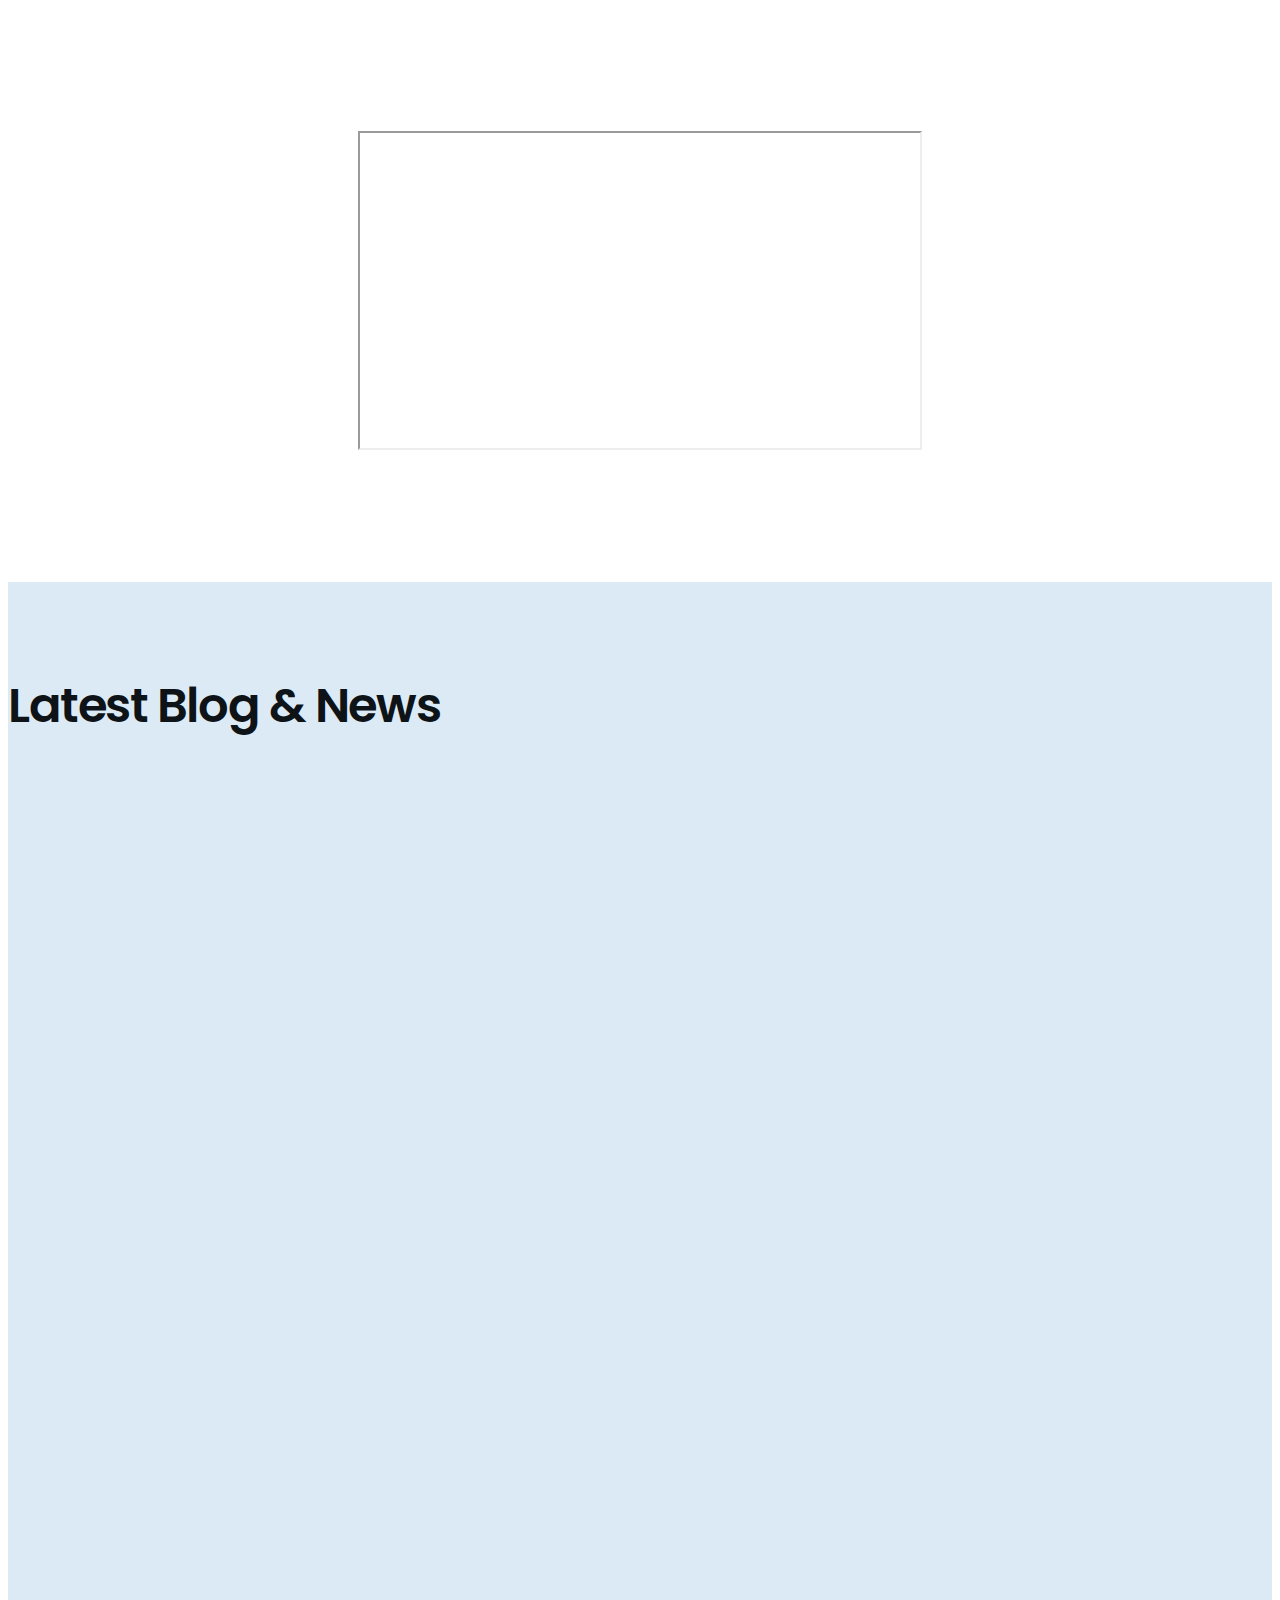
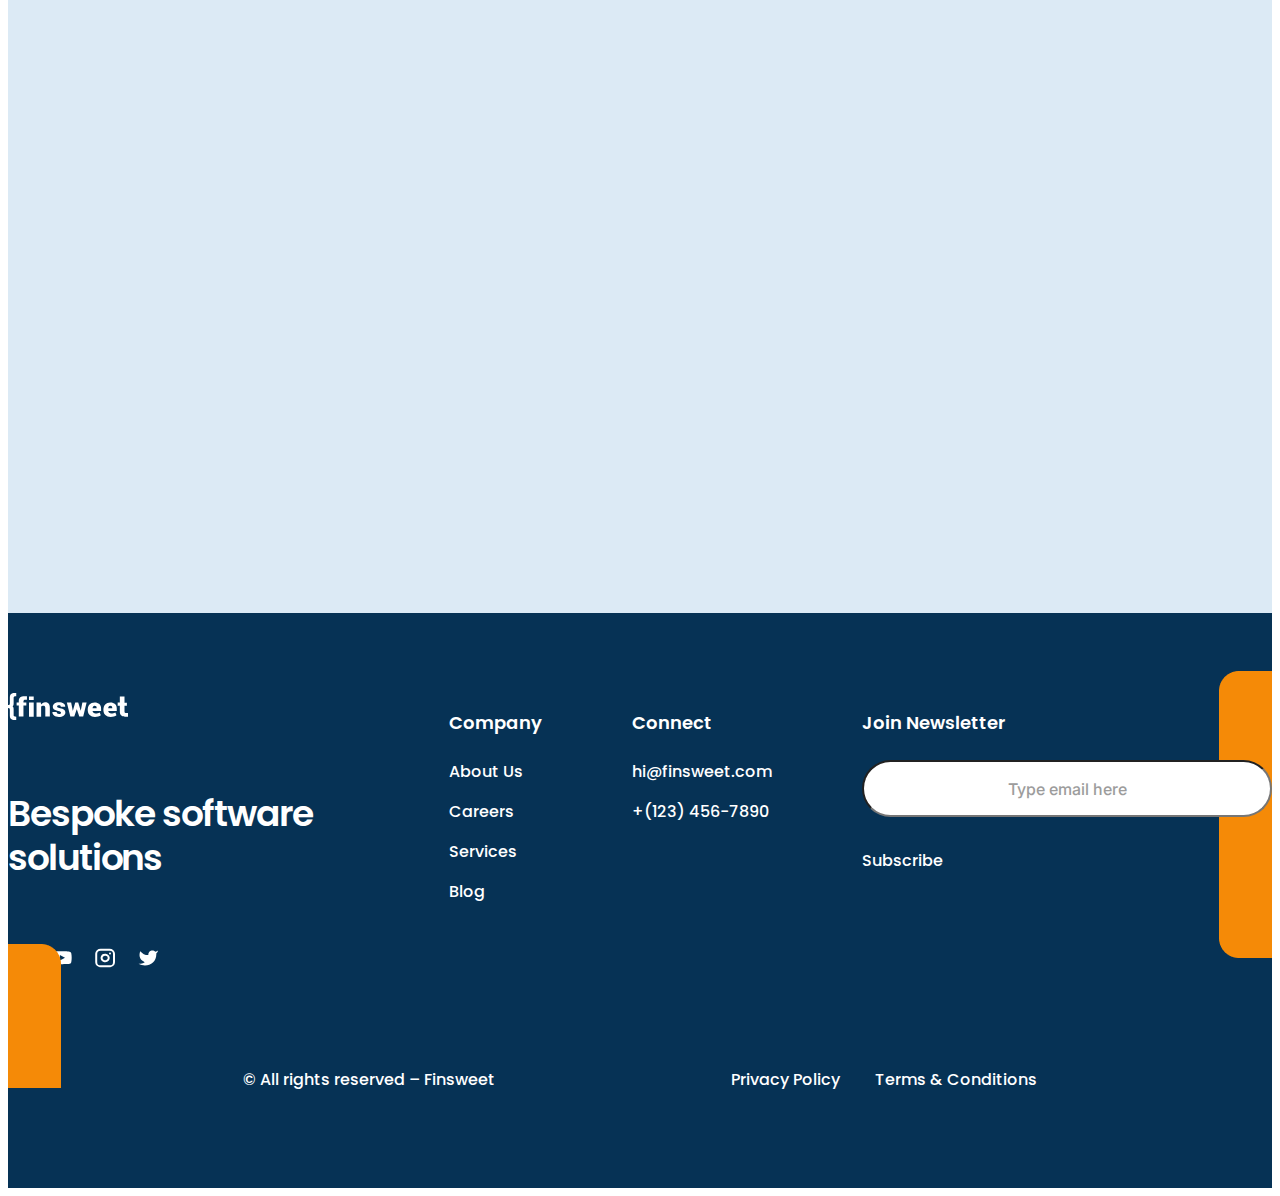
<file: services.html>
<!DOCTYPE html>
<html lang="zxx">
<head>
    <meta charset="UTF-8">
    <meta http-equiv="X-UA-Compatible" content="IE=edge">
    <meta name="viewport" content="width=device-width, initial-scale=1.0">
    <title>Services</title>
    <link href="https://cdn.jsdelivr.net/npm/bootstrap@5.1.3/dist/css/bootstrap.min.css" rel="stylesheet" integrity="sha384-1BmE4kWBq78iYhFldvKuhfTAU6auU8tT94WrHftjDbrCEXSU1oBoqyl2QvZ6jIW3" crossorigin="anonymous">
    <link
    rel="stylesheet"
    href="https://cdnjs.cloudflare.com/ajax/libs/animate.css/4.1.1/animate.min.css"
    />
    <link rel="preconnect" href="https://fonts.googleapis.com">
    <link rel="preconnect" href="https://fonts.gstatic.com" crossorigin>
    <link href="https://fonts.googleapis.com/css2?family=Inter:wght@500;600;700&family=Poppins:ital,wght@0,500;0,600;1,400&display=swap" rel="stylesheet">
    <link rel="stylesheet" href="style/style_services.css">
    <link rel="stylesheet" href="style/style_repeat.css">
</head>
<body>
    <div class="wrapper">
        <section class="first-container">
            <header class="center">
                <div class="item">
                    <img src="images/logo.svg" alt="logo" title="Логотип">
                </div>
                    <ul class="item">
                        <li><a href="index_about.html" title="О нас">About Us</a></li>
                        <li><a href="careers.html" title="Карьера">Careers</a></li>
                        <li><a href="services.html" title="Услуги">Services</a></li>
                        <li><a href="blog.html" title="Блог">Blog</a></li>
                        <li><a href="contact_us.html" title="Контакты">Contact us</a></li>
                        <li><a href="index.html" title="Home">Clone project</a></li>
                    </ul>
                    <nav class="navbar navbar-light fixed-top burger_menu">
                        <div class="container-fluid">
                          <a class="navbar-brand top" href="#">Top of page</a>
                          <button class="navbar-toggler" type="button" data-bs-toggle="offcanvas" data-bs-target="#offcanvasNavbar" aria-controls="offcanvasNavbar">
                            <span class="navbar-toggler-icon"></span>
                          </button>
                          <div class="offcanvas offcanvas-end" tabindex="-1" id="offcanvasNavbar" aria-labelledby="offcanvasNavbarLabel">
                            <div class="offcanvas-header">
                              <h5 class="offcanvas-title" id="offcanvasNavbarLabel">Finsweet</h5>
                              <button type="button" class="btn-close text-reset" data-bs-dismiss="offcanvas" aria-label="Close"></button>
                            </div>
                            <div class="offcanvas-body">
                              <ul class="navbar-nav justify-content-end flex-grow-1 pe-3">
                                <li class="nav-item dropdown">
                                  <a class="nav-link dropdown-toggle" href="#" id="offcanvasNavbarDropdown" role="button" data-bs-toggle="dropdown" aria-expanded="false" style="text-align: center;">
                                    Links
                                  </a>
                                  <ul class="dropdown-menu" aria-labelledby="offcanvasNavbarDropdown">
                                    <li><a class="dropdown-item" href="index_about.html">About Us</a></li>
                                    <li><a class="dropdown-item" href="careers.html">Careers</a></li> 
                                    <li><a class="dropdown-item" href="services.html">Services</a></li>  
                                    <li><a class="dropdown-item" href="blog.html">Blog</a></li>  
                                    <li><a class="dropdown-item" href="contact_us.html">Contact us</a></li>  
                                    <li><a class="dropdown-item" href="index.html">HOME</a></li>                         
                                  </ul>
                                </li>
                              </ul>
                            </div>
                          </div>
                        </div>
                      </nav>
            </header>
        </section>
            
            <section class="content_descr center">
                <div>
                    <h1 class="wow animate__animated animate__swing">
                        We serve clients with ground breaking solutions
                    </h1>
                    <p class="content_text">
                        Lorem ipsum dolor sit amet, consectetur adipiscing elit. Aliquam leo odio, sagittis quis ornare quis.
                    </p>
                    <a href="#" title="Работа с нами">Work With Us</a>
                </div>
                <div>
                    <img src="images/services_image1.png" alt="headerimage_services" title="Обслживание клиентов">
                </div>
            </section>

            <section class="content_image center">
                <div class="content_wrap">
                    <div class="wow animate__animated animate__bounceInLeft animate__slow content_left">
                        <img src="images/servicesimage1.png" alt="Business strategy" title="Бизнес-стратегия">
                    </div>
                    <div class="wow animate__animated animate__bounceInRight animate__slow content_right">
                        <h2>Business strategy</h2>
                        <p>Lorem ipsum dolor sit amet, consectetur adipiscing elit. Aliquam leo odio, sagittis quis ornare quis.met, 
                            consectetur adipiscing elit. Aliquam leo odio, sagittis quis ornare quis.
                        </p>
                        <ul>
                            <li>Cost strategy</li>
                            <li>Differentiated product or service strategy</li>
                            <li>Focus on a niche strategy</li>
                        </ul>
                    </div>
                </div>

                <div class="content_wrap">
                    <div class="wow animate__animated animate__bounceIn animate__slow content_left">
                        <img src="images/servicesimage2.png" alt="Digitalization" title="Цифровизация">
                    </div>
                    <div class="wow animate__animated animate__bounceIn animate__slow content_right">
                        <h2>Digitalization</h2>
                        <p>Lorem ipsum dolor sit amet, consectetur adipiscing elit. Aliquam leo odio, sagittis quis ornare quis.met, 
                            consectetur adipiscing elit. Aliquam leo odio, sagittis quis ornare quis. Lorem ipsum dolor sit amet, 
                            consectetur adipiscing elit. Aliquam leo odio, sagittis.
                        </p>
                    </div>
                </div>
                
                
                <div class="content_wrap">
                    <div class="wow animate__animated animate__bounceIn animate__slow content_left">
                        <img src="images/servicesimage3.png" alt="Risk assessment" title="Оценка рисков">
                    </div>
                    <div class="wow animate__animated animate__bounceIn animate__slow content_right">
                        <h2>Risk assessment</h2>
                        <p>Lorem ipsum dolor sit amet, consectetur adipiscing elit. Aliquam leo odio, sagittis quis ornare quis.met, 
                            consectetur adipiscing elit. Aliquam leo odio, sagittis quis ornare quis.
                        </p>
                        <ul>
                            <li>Individual risk assessment</li>
                            <li>Systems risk assessment</li>
                            <li>Mathematical conceptualization</li>
                        </ul>
                    </div>
                </div>

                <div class="content_wrap">
                    <div class="wow animate__animated animate__bounceIn animate__slow content_left">
                        <img src="images/servicesimage4.png" alt="Artificial intelligence" title="Искусственный интеллект">
                    </div>
                    <div class="wow animate__animated animate__bounceIn animate__slow content_right">
                        <h2>Artificial intelligence</h2>
                        <p>Lorem ipsum dolor sit amet, consectetur adipiscing elit. Aliquam leo odio, sagittis quis ornare quis.met, 
                            consectetur adipiscing elit. Aliquam leo odio, sagittis quis ornare quis. Lorem ipsum dolor sit amet, 
                            consectetur adipiscing elit. Aliquam leo odio, sagittis.
                        </p>
                    </div>
                </div>

                <div class="content_wrap">
                    <div class="wow animate__animated animate__bounceIn animate__slow content_left">
                        <img src="images/servicesimage5.png" alt="Smart Contracts" title="Контракт">
                    </div>
                    <div class="wow animate__animated animate__bounceIn animate__slow content_right">
                        <h2>Smart Contracts</h2>
                        <p>Lorem ipsum dolor sit amet, consectetur adipiscing elit. Aliquam leo odio, sagittis quis ornare quis.met, 
                            consectetur adipiscing elit. Aliquam leo odio, sagittis quis ornare quis.
                        </p>
                        <ul>
                            <li>Smart contract implementation</li>
                            <li>Smart legal contracts</li>
                            <li>Basic contract law</li>
                        </ul>
                    </div>
                </div>
            </section>
           
            <section class="block_7 center">
                <div class="block_7_content">
                    <h2>Finsweet was a dream to work with</h2>
                    <p>Maecenas efficitur scelerisque lorem, et varius lacus tincidunt vel. Pellentesque a arcu vitae diam dapibus mattis vel vel orci. 
                        Vivamus eleifend nec felis vel auctor.
                    </p>
                    <div class="avatar_content">
                        <div class="avatar">
                            <img src="images/avatar.png" alt="avatar" title="Аватар">
                        </div>
                        <div class="name_of_avatar">
                            <p>Chikelu Neo</p>
                            <p>CEO at MazeAI</p>
                        </div>
                    </div>
                </div>
                <div class="block_7_video">
                    <iframe width="560" height="315" src="https://www.youtube.com/embed/KdLyWOx6Xhk" title="YouTube video player" allow="accelerometer; autoplay; clipboard-write; encrypted-media; gyroscope; picture-in-picture" allowfullscreen></iframe>
                </div>
            </section>
       

        <section class="six-container">
            <div class="content_and_cards center">
                <h2>Latest Blog &amp; News</h2>
                <div class="cards_of_six-container">
                    <div class="wow animate__animated animate__zoomIn item6">
                        <img src="images/image1_1.png" alt="card_1" title="Первая карточка">
                        <h4>Why you have to digitalize in 2021</h4>
                        <p>Lorem ipsum dolor sit amet, consectetur adipiscing elit. Curabitur sit amet eros blandit, hendrerit elit et.</p>
                        <a href="#" title="Узнать больше">Learn More &xrarr;</a>
                    </div>
                    <div class="wow animate__animated animate__zoomIn item6"><img src="images/image2_2.png" alt="card_2" title="Вторая карточка">
                        <h4>Our internal process and longerm vision</h4>
                        <p>Lorem ipsum dolor sit amet, consectetur adipiscing elit. Curabitur sit amet eros blandit, hendrerit elit et,</p>
                        <a href="#" title="Узнать больше">Learn More &xrarr;</a>
                    </div>
                    <div class="wow animate__animated animate__zoomIn item6"><img src="images/image3_3.png" alt="card_2" title="Третья карточка">
                        <h4>Helping the next generation of leaders</h4>
                        <p>Lorem ipsum dolor sit amet, consectetur adipiscing elit. Curabitur sit amet eros blandit, hendrerit elit et,</p>
                        <a href="#" title="Узнать больше">Learn More &xrarr;</a>
                    </div>
                </div>
            </div>
            <footer>
                <img class="shape_left" src="images/shape_left.png" alt="shape_left" title="shape_left">
                <div class="bottom_menu center">
                    <div>
                        <img class="logo_bottom" src="images/logo_bottom.svg" alt="logo_bottom" title="Логотип">
                        <h3>Bespoke software solutions</h3>
                        <a href="https://ru-ru.facebook.com/" title="Фэйсбук"><img class="logo_social" src="images/facebook.svg" alt="logo_fc" title="facebook"></a>
                        <a href="https://www.youtube.com/" title="Ютуб"><img class="logo_social" src="images/youtube.svg" alt="logo_yt" title="youtube"></a>
                        <a href="https://www.instagram.com/?hl=ru" title="Инстаграм"><img class="logo_social" src="images/instagram.svg" alt="logo_in" title="instagram"></a>
                        <a href="https://twitter.com/?lang=ru" title="Твиттер"><img class="logo_social" src="images/twitter.svg" alt="logo_tw" title="twitter"></a>
                    </div>
                    <ul class="company">
                        <li class="company_and_connect_join">Company</li>
                        <li><a href="index_about.html" title="О нас">About Us</a></li>
                        <li><a href="careers_inner.html" title="Вакансии">Careers</a></li>
                        <li><a href="services.html" title="Услуги">Services</a></li>
                        <li><a href="blog_inner.html" title="Блог">Blog</a></li>
                    </ul>
                    <ul>
                        <li class="company_and_connect_join">Connect</li>
                        <li><a href="mailto:hi@finsweet.com">hi&commat;finsweet.com</a></li>
                        <li><a href="tel:+(123)456-7890">+(123) 456-7890</a></li>
                    </ul>
                    <ul>
                        <li class="company_and_connect_join">Join Newsletter</li>
                        <input class="input" type="email" size="35" placeholder="Type email here">
                        <li><a class="subscribe" href="#" title="Подписаться">Subscribe</a></li>
                    </ul>
                </div>
                <div class="footer_bottom center">
                    <p>
                        &copy; All rights reserved – Finsweet
                    </p>
                    <p>
                        <a href="privacy_policy.html" title="Политика конфиденциальности">Privacy Policy</a>
                        <a href="#" title="Правила и условия">Terms &amp; Conditions</a>
                    </p>
                </div>
            </footer>
        </section>

    </div>
    <script src="https://cdn.jsdelivr.net/npm/bootstrap@5.1.3/dist/js/bootstrap.bundle.min.js" integrity="sha384-ka7Sk0Gln4gmtz2MlQnikT1wXgYsOg+OMhuP+IlRH9sENBO0LRn5q+8nbTov4+1p" crossorigin="anonymous"></script>
    <script src="lib/wow.min.js"></script>
    <script>
        const wow = new WOW({
        boxClass: 'wow', /* класс, который необходим для работы wow.js */
        animateClass: 'animate__animated', /* класс, который будет автоматически добавляться анимируемым элементам при прокрутке страницы */
        offset: 30, /* по-умолчанию установлено значение 0, то есть как только при прокрутке страницы, элемент достигает низа окна браузера проигрываться анимация, в данном случае анимация начнется на 30px выше от низа окна браузера */
        mobile: true, /* если true, то на мобильных тоже будет анимация, если false, то на мобильных анимация отключается */
        live: true /* если true, то анимация будет работать даже на динамически добавляемых элементах, если false, то только на тех элементах, которые были на странице при ее загрузке */
        })
        wow.init(); /* Инициализация плагина с установленными выше свойствами */
    </script>

</body>
</html>
</file>
<file: style/style.css>
*:before,
  *:after {
    -webkit-box-sizing: content-box;
       -moz-box-sizing: content-box;
            box-sizing: content-box;
  }
  .navbar .container-fluid{
      justify-content: space-evenly;
  }



.background{
    display: flex;
    background-color: #DCEAF5;
    background-size: 100% auto;
    max-width:100%;
    width: 100%;
}

.image_1{
    margin-top: 58px;
    max-width:100%;
    width: 100%;
}
.image_1 img{
    max-width:100%;
    width: 100%;
}

.solutions{
    margin-left: 325px;
}

.solutions h1{
    font-family: 'Poppins';
    font-weight: 600;
    font-size: 64px;
    line-height: 112%;
    letter-spacing: -0.03em;
    color: #1D3444;
    padding-top: 117px;
    max-width: 576px;
    width: 100%;
}

.solutions .text_1{
    font-family: 'Poppins';
    font-weight: 500;
    font-size: 18px;
    line-height: 167%;
    color: #5B5B5B;
    max-width: 571px;
    padding-top: 12px;
    padding-bottom: 50px;
    width: 100%;
}

.see_services{
    display: flex;
    justify-content: space-between;
    width: 100%;
    max-width:365px;
    list-style-type: none;
}

.see_services li a{
    font-family: 'Poppins';
    font-weight: 600;
    font-size: 16px;
    line-height: 107%;
    color: #1D3444;
    text-decoration: none;
}

.see_services li a:hover{
    background: #F58A07;
    border-radius: 27px;
    color: #FFFFFF;
    padding: 18px 31px 19px 32px;
}

.text_2{
    font-family: 'Poppins';
    font-size: 18px;
    line-height: 167%;
    color: rgba(57, 65, 73, 0.5);
    margin-top: 75px;
}

.item_1{
    display: flex;
    justify-content: space-between;
    width: 100%;
    max-width: 510px;
    margin-top: 18px;
}

.second-container .h2_1{
    font-family: 'Poppins';
    font-weight: 600;
    font-size: 48px;
    line-height: 117%;
    letter-spacing: -0.03em;
    color: #1D3444;
    max-width: 735px;
    margin-bottom: 27px;
    margin-top: 96px;
}

.second-container .text_3{
    font-family: 'Poppins';
    font-weight: 500;
    font-size: 18px;
    line-height: 167%;
    color: #5B5B5B;
    max-width: 735px;
    margin-bottom: 64px;
}

.cards{
    display: flex;
    justify-content: space-between;
}

.second-container .cards h4{
    font-family: 'Poppins';
    font-weight: 500;
    font-size: 24px;
    line-height: 107%;
    letter-spacing: -0.03em;
    color: #0D1317;
    padding-top: 33px;
    padding-bottom: 17px;
}

.second-container .cards p{
    font-family: 'Poppins';
    font-weight: 500;
    font-size: 16px;
    line-height: 175%;
    color: #5B5B5B;
    width: 399px;
    padding-bottom: 24px;
}

.second-container .cards a{
    font-family: 'Poppins';
    font-weight: 500;
    font-size: 16px;
    line-height: 107%;
    color: #F58A07;
    text-decoration: none;
    padding-bottom: 96px;
}

.second-container .cards a:hover{
    background: #F58A07;
    border-radius: 27px;
    color: #FFFFFF;
    padding: 18px 31px 19px 32px;
}

.third-container{
    margin-top: 96px;
    background-color: #EDF7FF;
    margin-bottom: 42px;
}

.content{
    display: flex;
    padding-top: 96px;
}

.third-container .content .content_left h3{
    font-family: 'Poppins';
    font-style: normal;
    font-weight: 600;
    font-size: 36px;
    line-height: 122%;
    letter-spacing: -0.03em;
    color: #0D1317;
    width: 619px;
    margin-bottom: 64px;
}

.third-container .content .content_right p{
    font-family: 'Poppins';
    font-weight: 500;
    font-size: 18px;
    line-height: 167%;
    color: #1D3444;;
    width: 620px;
    margin-left: 40px;
}

.third-container .block{
    display: flex;
    justify-content: space-between;
    padding-bottom: 96px;
}

.third-container .block .block_content{
    border-radius: 20px;
    background: #FFFFFF;;
}

.third-container .block .block_content img{
    padding-top: 48px;
    padding-left: 39px;
}

.third-container .block .block_content h4{
    font-family: 'Poppins';
    font-weight: 600;
    font-size: 24px;
    line-height: 107%;
    letter-spacing: -0.03em;
    color: #0D1317;
    padding-top: 32px;
    padding-left: 39px;
}

.third-container .block .block_content p{
    font-family: 'Poppins';
    font-weight: 500;
    font-size: 16px;
    line-height: 175%;
    color: #5B5B5B;
    width: 336px;
    padding-top: 16px;
    padding-left: 39px;
    padding-bottom: 37px;
    padding-right: 26px;
}

.fourth-container .block_4{
    display: flex;
    justify-content: space-between;
}

.fourth-container .block_4 .block_4_left .in_block_4{
    display: flex;
    justify-content: space-between;
}

.fourth-container .block_4 .block_4_left h2{
    font-family: 'Poppins';
    font-weight: 600;
    font-size: 48px;
    line-height: 117%;
    letter-spacing: -0.03em;
    color: #0D1317;
    width: 596px;
    padding-top: 124px;
}

.fourth-container .block_4 .block_4_left .block_4_left_text{
    font-family: 'Poppins';
    font-weight: 500;
    font-size: 18px;
    line-height: 167%;
    color: #5B5B5B;
    width: 510px;
    padding-bottom: 48px;
    padding-top: 32px;
}

.fourth-container .block_4 .block_4_left .in_block_4 .add p:nth-child(1){
    font-family: 'Inter';
    font-weight: bold;
    font-size: 36px;
    line-height: 139%;
    color: #F58A07;
    padding-bottom: 16px;
}

.fourth-container .block_4 .block_4_left .in_block_4 .add h4{
    font-family: 'Poppins';
    font-weight: 600;
    font-size: 24px;
    line-height: 107%;
    letter-spacing: -0.03em;
    color: #0D1317;
    padding-bottom: 16px;
}

.fourth-container .block_4 .block_4_left .in_block_4 .add p:nth-child(3){
    font-family: 'Poppins';
    font-weight: 500;
    font-size: 16px;
    line-height: 175%;
    color: #5B5B5B;
    width: 264px;
    padding-bottom: 51px;
}

.fourth-container .block_4 .block_4_right{
    padding-top: 54px;
    margin-bottom: 80px;
}
.fourth-container .block_4 .block_4_right .circle{
    position: absolute;
    margin-left: -56px;
    margin-top: -57px;
}

.block_5{
    background-color: #EDF7FF;
    border-radius: 20px;
}

.block_5 .block_5_item{
    display: flex;
    justify-content: space-between;
    width: 625px;
    padding-left: 48px;
    padding-top: 48px;
    padding-bottom: 80px;
}

.block_5 .block_5_item li a{
    text-decoration: none;
    font-family: 'Poppins';
    font-weight: 600;
    font-size: 16px;
    line-height: 24px;
    color: rgba(6, 50, 85, 0.3);
    border: 1px solid #A8BCCC;
    border-radius: 31px;
    padding: 8px 24px;
    transition: 0.5s;
}

.block_5 .block_5_item li a:hover{
   color: #F58A07;
   background: #FFFFFF;
   border: 1px solid #FFFFFF;
}

.block_5 .block_5_item li{
    list-style-type: none;
}

.block_5_content{
    display: flex;
    justify-content: space-between;
    padding-bottom: 25px;
}

.block_5_content .block_5_content_left h2{
    font-family: 'Poppins';
    font-weight: 600;
    font-size: 48px;
    line-height: 117%;
    letter-spacing: -0.03em;
    color: #0D1317;
    width: 572px;
    padding-left: 48px;
    padding-bottom: 25px;
}

.block_5_content .block_5_content_left p{
    font-family: 'Poppins';
    font-weight: 500;
    font-size: 18px;
    line-height: 167%;
    color: #5B5B5B;
    width: 510px;
    padding-left: 48px;
    padding-bottom: 43px;
}

.block_5_content .block_5_content_left a{
    font-family: 'Poppins';
    font-weight: 500;
    font-size: 16px;
    line-height: 107%;
    color: #F58A07;
    padding-left: 48px;
    padding-bottom: 54px;
    text-decoration: none;
}

.block_5_content .block_5_content_left a:hover{
    color: white;
    background: #F58A07;
    border: 1px solid #F58A07;
    padding: 8px 24px;
    border-radius: 31px;
    margin-left: 48px;
 }

 .block_5_content .block_5_content_right{
     padding-right: 42px;
     padding-bottom: 48px;
 }

 .block_5_content .block_5_content_right .ribbon{
    position: absolute;
    margin-left: -121px;
    margin-top: -185px;
}

.fifth-container{
    margin-top: 128px;
}

.block_6{
    display: flex;
    margin-bottom: 128px;
}

.block_6 .block_6_content{
    background-color: #F58A07;
    height: 518px;
    width: 960px;
}

.fifth-container .block_6 .block_6_content h2{
    font-family: 'Poppins';
    font-weight: 600;
    font-size: 48px;
    line-height: 117%;
    letter-spacing: -0.03em;
    color: #FFFFFF;
    width: 532px;
    padding: 128px 0px 59px 128px;
}

.fifth-container .block_6 .block_6_content a{
    font-family: 'Poppins';
    font-weight: 600;
    font-size: 16px;
    line-height: 107%;
    color: #F58A07;
    border-radius: 31px;
    background: #FFFFFF;
    text-decoration: none;
    padding: 19px 30px 18px 32px;
    margin-left: 128px;
    transition: 0.5s;
}

.fifth-container .block_6 .block_6_content a:hover{
    color:#FFFFFF;
    background:#5B5B5B;
}

@media screen and (max-width: 1682px){
    
    .item_1 :nth-child(1){
        margin-right: 10px;
    }
    .solutions{
        margin-left: 190px;
    }
    .block_6 .block_6_content{
        width: 43%;
    }
    .fifth-container .block_6 .block_6_content h2{
        font-size: 37px;
        padding: 128px 0px 59px 50px;
    }
}

@media screen and (max-width: 1580px){
    .fifth-container .block_6 .block_6_img img{
        max-width: 100%;
        width: 100%;
    }
    .block_6 .block_6_content{
        height: auto;
    }
}

@media screen and (max-width: 1475px){

    .solutions{
        margin-left: 85px;
    }

    .image_1 img{
        max-width: 100%;
        width: 100%;
    }
    .fourth-container .block_4 .block_4_right .circle img{
        max-width: 100%;
        width: 100%;
    }
    .fourth-container .block_4 .block_4_right .circle {
        margin-left: -692px;
    }
}

@media screen and (max-width: 1370px){

    .background{
        display: flex;
        flex-direction: column-reverse;
        text-align: center;
        
    }
    .solutions h1{
        text-align: center;
        padding-top: 20px;
        max-width: 1100px;
        
    }
    .solutions .text_1{
        max-width: 1100px;
    }
    .image_1{
        margin-top: 0;
    }
    .solutions .see_services{
        display: flex;
        justify-content: space-evenly;
        text-align: center;
        max-width: 1100px;
    }

    .item_1{
       display: flex;
       justify-content: space-evenly;
       max-width: 1100px;
       padding-bottom: 10px;
    }

    .second-container .h2_1{
        max-width: 1190px;
        text-align: center;
    }

    .second-container .text_3{
        max-width: 1190px;
        text-align: center;
    }

    .fourth-container .block_4 .block_4_right img:nth-child(1){
        width: 100%;
        max-width: 100%;
    }
    .fifth-container .block_6 .block_6_content h2{
        padding: 128px 0px 59px 20px;
    }
    .block_5_content .block_5_content_right .ribbon{
        margin-left: -163px;
        margin-top: -16px;
    }
}

@media screen and (max-width: 1300px){

       .cards{
        margin-left: 20px;
        margin-right: 20px;
    }

    .fifth-container .block_6 .block_6_content h2{
        text-align: center;
        padding: 0px 0px 25px 45px;
        width: 75%;
    }

    .fifth-container .block_6 .block_6_content a{
        margin-left: -120px;
    }

    .third-container .block{
        flex-wrap: wrap;
        justify-content: space-around;
    }
    .third-container .block .block_content{
        margin: 5px;
    }

    .third-container .content .content_right p{
        max-width: 100%;
        width: 70%;
    }
}

@media screen and (max-width: 1250px){

    .cards{
        display: flex;
        flex-direction: row;
        flex-wrap: wrap;
        justify-content: space-evenly;
        padding: 6px;
    }

    .cards :nth-child(3){
        margin-top: 30px;
    }
    .block_5_content .block_5_content_right{
        padding-right: 0;
        padding-bottom: 75px;
    }
    .block_5_content .block_5_content_right .ribbon{
        display: none;
    }
    .block_5_content .block_5_content_right img:nth-child(1){
        max-width: 100%;
        width: 100%;
    }
    .block_5_content .block_5_content_left p{
        padding-bottom: 5px;
    }

    .block_5_content .block_5_content_left a{
        font-size: 14px;
        margin-bottom: 10px;
    }

    .block_5_content .block_5_content_left a:hover{
        padding: 5px 15px;
     }
}

@media screen and (max-width: 1024px){

    .solutions h1{
        font-size: 42px;
    }

    .solutions .text_1{
        font-size: 16px;
    }

    .image_1 img {
        max-width: 70%;
        width: 70%;
    }

    .second-container .h2_1{
        font-size: 36px;
    }

    .second-container .text_3{
        font-size: 16px;
    }

    .third-container{
        margin-top: 50px;
        margin-bottom: 0px;
    }

    .third-container .content .content_left h3{
        text-align: center;
        width: 95%;
    }
    
    .third-container .content .content_right p{
        font-size: 14px;
        text-align: center;
        width: 95%;
    }

    .content{
        flex-wrap: wrap;
        padding-top: 10px;
    }
    .fourth-container .block_4 .block_4_left .block_4_left_text{
        font-size: 16px;
        text-align: center;
        width: 95%;
    }

    .fourth-container .block_4{
        flex-wrap: wrap;
        justify-content: space-evenly;
    }

    .fourth-container .block_4 .block_4_left h2{
        font-size: 36px;
        text-align: center;
        width: 95%;
    }

    .fourth-container .block_4 .block_4_left .in_block_4{
        justify-content: space-evenly;
    }

    .block_5_content .block_5_content_left h2{
        font-size: 33px;
    }

    .block_5_content .block_5_content_left p{
        font-size: 14px;
    }

    .block_5_content .block_5_content_left p{
        text-align: center;
    }

    .block_5_content .block_5_content_right{
        padding-bottom: 33px;
    }

    .block_6{
        flex-wrap: wrap;
        justify-content: space-evenly;
        margin-bottom: 0px;
    }

    .block_6 .block_6_content{
        width: 70%;
    }

    .block_6 .block_6_content{
        border-radius: 31px;
    }

    .fifth-container{
        margin-top: 50px;
    }

    .fifth-container .block_6 .block_6_content h2{
        max-width: 95%;
        width: 95%;
        text-align: center;
        padding: 0px 15px 0px 0px;
        border-radius: 15px;
    }     
    
}

@media screen and (max-width: 870px){

    .cards{
        padding: 16px;
    }

    .cards :nth-child(2){
        margin-top: 30px;
    }

    .second-container .cards h4{
        padding-bottom: 0;
        padding-top: 0;
    }

    .background .image_1 img{
        width: 49%;
    }

    .block_5_content .block_5_content_right img:nth-child(1){
        display: none;
    }

    .block_5_content .block_5_content_left h2{
        width: 100%;
        text-align: center;
    }   
    .block_5_content .block_5_content_left p{
        width: 100%;
    } 
}

@media screen and (max-width: 768px){

    .solutions h1{
        font-size: 44px;
    }

    .solutions .text_1{
        font-size: 16px;
    }

    .second-container .h2_1{
        font-size: 30px;
    }
    .second-container .text_3{
        font-size: 16px;
    }

    .fourth-container .block_4 .block_4_left h2{
        padding-top: 10px;
    }

    .block_5 .block_5_item{
        padding-left: 0px;
    }

    .block_5_content .block_5_content_left h2{
        padding-left: 0px;
        text-align: center;
    }

    .block_5 .block_5_item{
        justify-content: space-evenly;
        width: 95%;
        padding-top: 30px;
        padding-bottom: 50px;
    }

    .block_5 .block_5_item li a{
        font-size: 14px;
        line-height: 20px;
        padding: 4px 14px;
    }
}

@media screen and (max-width: 601px){

    .solutions{
        margin-left: 0px;
    }

    .solutions h1{
        font-size: 30px;
    }

    .solutions .text_1{
        font-size: 14px;
    }

    .text_2{
        margin-top: 20px;
    }

    .solutions .text_1{
        padding-bottom: 20px;
    }

    .see_services li a:hover{
        padding: 10px 15px;
    }

    .item_1{
        flex-wrap: wrap;
    }

    .cards img{
        width: 100%;
        max-width: 100%;
    }

    .second-container .h2_1{
        margin-top: 20px;
        font-size: 28px;
    }

    .second-container .text_3{
        margin-bottom: 0px;
        font-size: 12px;
    }

    .second-container .cards p{
        font-size: 12px;
    }

    .third-container .content .content_left h3{
        width: 100%;
        margin-bottom: 30px;
        font-size: 23px;
    }

    .third-container .content .content_right p{
        margin-left: 0px;
        font-size: 12px;
    }

    .fourth-container .block_4 .block_4_left h2{
        font-size: 25px;
    }

    .block_5{
        padding-bottom: 20px;
    }

    .block_5_content .block_5_content_left h2{
        width: 90%;
        text-align: center;
        font-size: 25px;
    }

    .block_5_content .block_5_content_left p{
        width: 90%;
        text-align:left;
    }

    .block_5 .block_5_item{
        flex-wrap: wrap;
        width: 100%;
    }

    .block_5 .block_5_item li{
        margin: 15px;
    }

    .fourth-container .block_4 .block_4_left .in_block_4{
        flex-wrap: wrap;
    }

    .fifth-container .block_6 .block_6_content h2{
        font-size: 20px;
        margin-bottom: 10px;
    }

    .fifth-container .block_6 .block_6_content a{
        margin-left: 80px;
        font-size: 12px;
        padding: 5px;
    }
    
    .cards div{
        width: 100%;
    }

    .second-container .cards p{
        width: 100%;
    }

    .third-container .block .block_content p{
        padding-left: 0px;
        padding-right: 0px;
        font-size: 13px;
        text-align: center;
        width: 100%;
    }

    .third-container .block .block_content h4{
        font-size: 18px;
        padding-left: 0px;
        text-align: center;
    }

    .block_5_content .block_5_content_left p{
        padding-left: 0px;
        width: 100%;
        text-align: justify;
    }

    .solutions .see_services{
        flex-direction: column;
    }

    .solutions .see_services li{
        margin-bottom: 15px;
    }

    .see_services li a:hover{
        padding: 5px 5px;
    }

    .second-container .cards a:hover{
        padding: 5px 5px;
    }

    .fourth-container .block_4 .block_4_right{
        padding-top: 0px;
        margin-bottom: 20px;
    }
    .block_5_content .block_5_content_right img:nth-child(1){
        display: none;
    }

    .background .image_1 img{
        width: 70%;
    }    
}
</file>
<file: style/style_repeat.css>
.wrapper{
    max-width: 1920px;
    width: 100%;
    margin: 0 auto;
}

.center{ 
    max-width: 1280px;
    width: 100%;
    margin: 0 auto;
}

header{
    display: flex;
    justify-content: space-between;
}
 
header ul li a{
    font-family: 'Poppins';
    font-size: 16px;
    line-height: 150%;
    color: #394149;
    font-weight: 600;
    text-decoration: none;
}
 
header ul li a:hover{
    background: rgba(245, 138, 7, 0.1);
    border-radius: 31px;
    color: #F58A07;
    padding: 18px 32px 17px 32px;
}
 
header div{
    padding-top: 28px;
    margin-bottom: 16px;
}
 
header ul{
    display: flex;
    justify-content: space-between;
    width: 100%;
    max-width: 674px;
    list-style-type: none;
    padding-top: 30px;
    padding-bottom: 30px;
}

.burger_menu{
    display: none;
    background-color: rgba(255, 255, 255, 0.8);
    border-radius: 0px 0px 22px 22px;
}

.burger_menu .top{
    font-size: 20px;
    line-height: 150%;
    color: #394149;
    font-weight: 600;
}

.burger_menu .top:hover{
    color:#F58A07;
}

.block_7{
    display: flex;
    flex-wrap: wrap;
    margin-bottom: 128px;
}

.block_7_content{
    padding-right: 110px;
}

.block_7 .block_7_content h2{
    font-family: 'Poppins';
    font-weight: 600;
    font-size: 48px;
    line-height: 117%;
    letter-spacing: -0.03em;
    color: #0D1317;
    width: 550px;
    padding-bottom: 24px;
    margin-top: 78px;
}

.block_7 .block_7_content p{
    font-family: 'Poppins';
    font-weight: 500;
    font-size: 18px;
    line-height: 167%;
    color: #5B5B5B;
    width: 550px;
    
}

.block_7 .block_7_content .avatar_content{
    display: flex;
    width: 249px;
    padding-top: 40px;
}

.block_7 .block_7_content .avatar_content .name_of_avatar p:nth-child(1){
    font-family: 'Poppins';
    font-weight: 500;
    font-size: 24px;
    line-height: 171%;
    color: #063255;
    padding-left: 24px;
}

.block_7 .block_7_content .avatar_content .name_of_avatar p:nth-child(2){
    font-family: 'Poppins';
    font-weight: 500;
    font-size: 18px;
    line-height: 171%;
    color: #F58A07;
    padding-left: 24px;
}

.six-container{
    background-color: #DCEAF5;
}

footer .shape_left{
    position: absolute;
    margin-top: 331px;
}

.six-container .content_and_cards .cards_of_six-container{
    display: flex;
}

.six-container .content_and_cards h2{
    font-family: 'Poppins';
    font-weight: 600;
    font-size: 48px;
    line-height: 117%;
    letter-spacing: -0.03em;
    color: #0D1317;
    padding-top: 96px;
    padding-bottom: 64px;
}

.six-container .content_and_cards .cards_of_six-container .item6{
    background: #FFFFFF;
    border-radius: 20px;
    width: 400px;
    margin-right: 40px;
    padding-bottom: 32px;
    margin-bottom: 96px
}

.six-container .content_and_cards .cards_of_six-container .item6 h4{
    font-family: 'Poppins';
    font-weight: 500;
    font-size: 24px;
    line-height: 150%;
    letter-spacing: -0.03em;
    color: #0D1317;
    padding-top: 32px;
    padding-bottom: 16px;
    width: 336px;
    padding-left: 32px;
}

.six-container .content_and_cards .cards_of_six-container .item6 p{
    font-family: 'Poppins';
    font-weight: 500;
    font-size: 16px;
    line-height: 175%;
    color: #5B5B5B;
    width: 336px;
    padding-left: 32px;
    padding-bottom: 24px;
}

.six-container .content_and_cards .cards_of_six-container .item6 a{
    font-family: 'Poppins';
    font-weight: 500;
    font-size: 16px;
    line-height: 107%;
    color: #F58A07;
    padding-left: 32px;
    padding-bottom: 32px;
    text-decoration: none;
}

.six-container .content_and_cards .cards_of_six-container .item6 a:hover{
    background: #F58A07;
    border-radius: 27px;
    color: #FFFFFF;
    padding: 18px 31px 19px 32px;
    margin-left: 32px;
}

.six-container footer{
    background: #063255;
    background-image: url(../images/shape_right.png);
    background-repeat: no-repeat;
    background-position: 100% 20%;
}

.six-container footer .bottom_menu .logo_bottom{
    padding-bottom: 32px;
}

.six-container footer .bottom_menu h3{
    font-family: 'Poppins';
    font-weight: 600;
    font-size: 36px;
    line-height: 122%;
    letter-spacing: -0.03em;
    color: #FFFFFF;
    width: 351px;
    padding-bottom: 32px;
}

.six-container footer .bottom_menu{
    display: flex;
    justify-content: space-between;
    padding-top: 80px;
    padding-bottom: 80px;
}

.six-container footer .bottom_menu .logo_social{
    margin-right: 17px;
}

.six-container footer .bottom_menu ul .company_and_connect_join{
    list-style-type: none;
    font-family: 'Poppins';
    font-weight: 600;
    font-size: 18px;
    line-height: 27px;
    padding-bottom: 24px;
}

.six-container footer .bottom_menu li{
    padding-bottom: 16px;
}

.six-container footer .bottom_menu ul .input{
    padding-bottom: 16px;
    margin-bottom: 32px;
    border-radius: 31px;
    text-align: center;
}

.six-container footer .bottom_menu ul .company a{
    color: #FFFFFF;
    text-decoration: none;
}

.six-container footer .bottom_menu .company a:hover{
    color: #F58A07;
}

.six-container footer .bottom_menu ul li{
    list-style-type: none;
    font-family: 'Poppins';
    font-style: normal;
    font-weight: 500;
    font-size: 16px;
    line-height: 24px;
    color: #FFFFFF;
}

.six-container footer .bottom_menu ul li a{
    color: #FFFFFF;
    text-decoration: none;
}

.six-container footer .bottom_menu ul li a:hover{
    color: #F58A07;
    text-decoration: underline;
}

.six-container footer .bottom_menu ul li .subscribe{
    color: #FFFFFF;
    text-decoration: none;
    transition: 0.5s;
}

.six-container footer .bottom_menu ul li .subscribe:hover{
    background: #F58A07;
    border-radius: 31px;
    color: #FFFFFF;
    padding: 17px 32px 18px 32px;
}

.six-container footer .footer_bottom{
    display: flex;
    justify-content: space-between;
    padding-bottom: 80px;
}

.six-container footer .footer_bottom p{
    font-family: 'Poppins';
    font-style: normal;
    font-weight: 500;
    font-size: 16px;
    line-height: 24px;
    color: #FFFFFF;
}

.six-container footer .footer_bottom p a{
    text-decoration: none;
    font-family: 'Poppins';
    font-style: normal;
    font-weight: 500;
    font-size: 16px;
    line-height: 24px;
    color: #FFFFFF;
}

.six-container footer .footer_bottom p a:hover{
    text-decoration:underline;
}


.six-container footer .footer_bottom p a:nth-child(2){
    margin-left: 31px;
}

.six-container footer .bottom_menu ul input{
    padding-top: 18px;
    font-family: 'Inter';
    font-weight: 500;
    font-size: 16px;
    line-height: 19px;
    color: #9C9C9C;
}

.six-container footer .bottom_menu ul input::-webkit-input-placeholder{
    font-family: 'Inter';
    font-weight: 500;
    font-size: 16px;
    line-height: 19px;
    color: #9C9C9C;
}
.six-container footer .bottom_menu ul input::-moz-placeholder{
    font-family: 'Inter';
    font-weight: 500;
    font-size: 16px;
    line-height: 19px;
    color: #9C9C9C;
}
.six-container footer .bottom_menu ul input:-moz-placeholder{
    font-family: 'Inter';
    font-weight: 500;
    font-size: 16px;
    line-height: 19px;
    color: #9C9C9C;
}
.six-container footer .bottom_menu ul input:-ms-input-placeholder{
    font-family: 'Inter';
    font-weight: 500;
    font-size: 16px;
    line-height: 19px;
    color: #9C9C9C;
}

.block_7_video{
    padding-top: 110px;
}

@media screen and (max-width: 1300px){
    
    header ul{
        margin-right: 50px;
    }

    header div{
        margin-left: 15px;
    }

    .six-container .content_and_cards .cards_of_six-container{
        flex-wrap: wrap;
        justify-content: space-around;
    }

    .block_7_video {
        max-width: 100%;
        width: 100%;
     }
 
     .six-container footer .footer_bottom{
         justify-content:space-evenly;
     }

     .block_7 .block_7_content h2{
         width: 100%;
         text-align: center;
     }
     .block_7 .block_7_content p{
        width: 100%;
        text-align: center;
    }
    .block_7_video {
        text-align: center;
    }
}

@media screen and (max-width: 1250px){

    .center{
		padding-left: 30px;
		padding-right: 30px;
        width: calc(100% - 60px);
    }

    .six-container footer .bottom_menu ul{
        margin-right: 15px;
    }

    .six-container footer .bottom_menu ul .input{
        width: 200px;
    }
}

@media screen and (max-width: 1024px){

    footer .shape_left{
        display: none;
    }

    .six-container footer .bottom_menu .logo_bottom{
        max-width: 25%;
        width: 25%;
    }

    .six-container footer .bottom_menu h3{
        font-size: 27px;
    }

    .six-container footer .bottom_menu ul li{
        font-size: 13px;
    }

    .six-container footer .bottom_menu ul .company_and_connect_join{
        font-size: 15px;
    }

    .six-container footer .bottom_menu ul .input{
        width: 200px;
        padding-bottom: 10px;
        margin-bottom: 12px;
    }

    .six-container footer .bottom_menu{
        display: flex;
        flex-wrap: wrap;
        justify-content: space-around;
    }

    .block_7{
        flex-wrap: wrap;
        justify-content: space-evenly;
    }

    .block_7_content{
        padding-right: 0px;
    }

    .block_7 .block_7_content h2{
        font-size: 36px;
        text-align: center;
        max-width: 100%;
        width: 100%;
    }

    .block_7 .block_7_content p{
        font-size: 16px;
        max-width: 100%;
        width: 100%;
        text-align: center;
    }

    .six-container .content_and_cards h2{
        font-size: 36px;
        text-align: center;
    }
}

@media screen and (max-width: 870px){

    header ul{
        display: flex;
        justify-content: space-evenly;
    }

    header ul li a{
        display: none;
    }

    .first-container .burger_menu{
        display: inline-block;
        margin-top: 0px;
        margin-right: 0px;
    }

    .six-container footer .bottom_menu ul{
        margin-right: 12px;
    }

    .six-container footer .bottom_menu ul .input{
        width: 100%;
    }
}

@media screen and (max-width: 768px){

    .block_7{
        margin-bottom: 0px;
    }

    .block_7_video{
        margin: 0 auto;
    }
    .block_7_video iframe{
        width: 100%;
    }

}

@media screen and (max-width: 601px){

    .six-container .content_and_cards .cards_of_six-container .item6{
        margin-left: 0px;
        max-width: 100%;
        width: 100%;
    }

    .six-container .content_and_cards .cards_of_six-container .item6 img{
        max-width: 100%;
        width: 100%;
    }

    .six-container .content_and_cards .cards_of_six-container .item6 h4{
        padding-left: 0px;
        width: 100%;
        text-align: center;
    }

    .six-container .content_and_cards .cards_of_six-container .item6 p{
        padding-left: 0px;
        width: 100%;
        text-align: center;
    }

    .six-container footer .footer_bottom{
        flex-wrap: wrap;
    }

    .six-container footer .bottom_menu ul .company_and_connect_join{
        margin-top: 20px;
    }

    .six-container footer .bottom_menu{
        padding-top: 20px;
        width: 94%;
    }

    .six-container .content_and_cards .cards_of_six-container .item6{
        margin-bottom: 40px;
    }

    .six-container footer .bottom_menu h3{
        font-size: 21px;
        width: 100%;
    }

    .six-container .content_and_cards .cards_of_six-container .item6{
        margin-right: 0px;
    }

    .six-container .content_and_cards .cards_of_six-container .item6 a:hover{
        padding: 5px 5px;
    }

    .six-container footer .footer_bottom p a{
        font-size: 9px;
    }

    .center {
        padding-left: 10px;
        padding-right: 10px;
        width: calc(100% - 30px);
    }
    .cards{
        padding:0px;
        padding-top: 5px;
    }
}
</file>
<file: style/style_blog.css>
*:before,
  *:after {
    -webkit-box-sizing: content-box;
       -moz-box-sizing: content-box;
            box-sizing: content-box;
  }
  .navbar .container-fluid{
      justify-content: space-evenly;
  }

.bg{
    background-color: #DCEAF5;
}

.avatar img{
    width: 50px;
}

.content_descr{
    display: flex;
    justify-content: space-between;
    padding-top: 128px;
    padding-bottom: 128px;
}

.bg .content_descr p{
    font-family: 'Poppins';
    font-size: 16px;
    line-height: 200%;
    color: #394149;
    opacity: 0.87;
}

.bg .content_descr .avatar{
    display: flex;
    justify-content: space-between;
    width: 413px;
}


.content_descr h1{
    font-family: 'Poppins';
    font-weight: 600;
    font-size: 64px;
    line-height: 112%;
    letter-spacing: -0.03em;
    color: #1D3444;
    padding-bottom: 24px;
    padding-top: 24px;
    width: 527px;
}

.content_descr .content_text{
    font-family: 'Poppins';
    font-weight: 500;
    font-size: 18px;
    line-height: 167%;
    color: #5B5B5B;
    padding-bottom: 50px;
    width: 559px;
}

.content_descr a{
    text-decoration: none;
    font-family: 'Poppins';
    font-weight: 500;
    font-size: 16px;
    line-height: 106.5%;
    color: #F58A07;
    transition: 0.5s;
}

.content_descr a:hover{
    color: white;
    background-color: #F58A07;
    border-radius: 27px;
    padding: 18px 31px 19px 32px;
}

.six-container{
    background-color: #fff;
}
.six-container .content_and_cards .cards_of_six-container .item6{
    background: #EDF7FF;
}

@media screen and (max-width: 1400px){
    .content_descr img{
        max-width: 100%;
    }
}

@media screen and (max-width: 1200px){
    .content_descr h1 {
        margin-right: 0px;
        font-size: 48px;
    }
}

@media screen and (max-width: 1024px){
    .content_descr{
        flex-wrap: wrap;
        flex-direction: column-reverse;
        padding-top: 20px;
        text-align: center;
        padding-bottom: 50px;
    }

    .content_descr h1{
        width: 100%;
    }

    .content_descr .content_text{
        width: 100%;
    }
    .six-container .content_and_cards h2{
        padding-top: 25px;
        padding-bottom: 25px;
    }
    
}

@media screen and (max-width: 600px){
    .bg .content_descr .avatar{
        flex-wrap: wrap;
        width: 54%;
        justify-content:left;

    }

    .bg .content_descr p{
        font-size: 12px;
    }

}


@media screen and (max-width: 425px){
    .content_descr h1{
        font-size: 29px;
        padding-top: 10px;
    }

    .content_descr{
        padding-bottom: 70px;
    }
}
</file>
<file: style/style_blog_inner.css>
.center2{ 
    max-width: 752px;
    width: 100%;
    margin: 0 auto;
}

.first-container{
    margin-bottom: 112px;
}

.image img{
    width: 100%;
}

.avatar{
    display: flex;
    justify-content: space-between;
    width: 409px;
    margin-top: 80px;
    margin-bottom: 24px;
}

.avatar p{
    font-family: 'Poppins';
    font-size: 16px;
    line-height: 200%;
    color: #394149;
    opacity: 0.87;
}

.avatar img{
    width: 50px;
}

.content_blog_inner h1{
    font-family: 'Poppins';
    font-weight: 600;
    font-size: 64px;
    line-height: 112%;
    letter-spacing: -0.03em;
    padding-bottom: 32px;
}

.content_blog_inner h2{
    font-family: 'Poppins';
    font-weight: 600;
    font-size: 48px;
    line-height: 117%;
    letter-spacing: -0.03em;
    color: #0D1317;
    padding-top: 24px;
    padding-bottom: 24px;
}

.content_blog_inner p{
    font-family: 'Poppins';
    font-weight: 500;
    font-size: 16px;
    line-height: 175%;
    color: #5B5B5B;
    padding-bottom: 24px;
}

.six-container{
    margin-top: 128px;
}

@media screen and (max-width: 768px){
    .blog_inner{
        width: 90%;
        margin: 0 auto;
    }

    .blog_inner h1{
        font-size: 42px;
    }

    .blog_inner p{
        font-size: 14px;
    }

    .blog_inner h2{
        font-size: 36px;
    }
    
    .avatar{
        flex-wrap: wrap;
        width: 54%;
        justify-content:left;
    }
    .six-container {
        width: 100%;
        margin: 0 auto;
    }
}
</file>
<file: style/style_careers.css>
*:before,
  *:after {
    -webkit-box-sizing: content-box;
       -moz-box-sizing: content-box;
            box-sizing: content-box;
  }
  .navbar .container-fluid{
      justify-content: space-evenly;
  }

.content_descr{
    display: flex;
    justify-content: space-between;
    padding-top: 122px;
    padding-bottom: 128px;
}

.content_descr h1{
    font-family: 'Poppins';
    font-weight: 600;
    font-size: 64px;
    line-height: 112%;
    letter-spacing: -0.03em;
    color: #1D3444;
    padding-bottom: 24px;
    margin-right: 46px;
    width: 618px;
    padding-top: 60px;
}

.content_descr .content_text{
    font-family: 'Poppins';
    font-weight: 500;
    font-size: 18px;
    line-height: 167%;
    color: #5B5B5B;
    padding-bottom: 50px;
    width: 510px;
}

.content_descr a{
    text-decoration: none;
    font-family: 'Poppins';
    font-style: normal;
    font-weight: 600;
    font-size: 16px;
    line-height: 106.5%;
    color: #FFFFFF;
    background-color: #F58A07;
    border-radius: 27px;
    padding: 18px 31px 19px 32px;
    transition: 0.5s;
}

.content_descr a:hover{
    color: #F58A07;
    background-color: #FFFFFF;
}

.item_content{
    padding-bottom:128px;
}

.item_content .flex{
    display: flex;
    flex-wrap: wrap;
    justify-content: space-between;
}

.item_content .flex:nth-child(3){
    width: 830px;
}

.item_content .flex:nth-child(2){
    margin-bottom: 40px;
}

.item_content h2{
    font-family: 'Poppins';
    font-weight: 600;
    font-size: 48px;
    line-height: 117%;
    letter-spacing: -0.03em;
    color: #0D1317;
    padding-bottom: 64px;
}

.item_content  .item_content_careers{
    background: rgba(193, 228, 255, 0.3);
    border-radius: 20px;
    width: 345px;
    padding-top: 32px;
    padding-left: 40px;
    padding-bottom: 32px;
}

.item_content  .item_content_careers h4{
    font-family: 'Poppins';
    font-weight: 500;
    font-size: 24px;
    line-height: 125%;
    letter-spacing: -0.03em;
    color: #0D1317;
    padding-bottom: 8px;
}

.item_content .flex .item_content_careers p{
    font-family: 'Poppins';
    font-weight: 500;
    font-size: 18px;
    line-height: 156%;
    color: #394149;
    opacity: 0.6;
    padding-bottom: 32px;
}

.item_content .flex .item_content_careers a{
    font-family: 'Poppins';
    font-size: 18px;
    line-height: 106.5%;
    color: #F58A07;
    text-decoration: none;
}

.item_content .flex .item_content_careers a:hover{
    background: #F58A07;
    border-radius: 27px;
    color: #FFFFFF;
    padding: 10px;
}

@media screen and (max-width: 1400px){
    .content_descr img{
        max-width: 100%;
    }

    .item_content .item_content_careers{
        width: 45%;
        margin-bottom: 40px;
    }

    .item_content .flex:nth-child(2){
        margin-bottom: 0px;
    }

    .item_content .flex:nth-child(3){
        width: 100%;
    }

    .item_content .flex{
        justify-content: space-around;
    }

}


@media screen and (max-width: 1200px){
    .content_descr h1 {
        margin-right: 0px;
        font-size: 48px;
    }
}

@media screen and (max-width: 1024px){
    .content_descr{
        flex-wrap: wrap;
        flex-direction: column-reverse;
        padding-top: 20px;
        text-align: center;
    }

    .content_descr h1{
        width: 100%;
    }

    .content_descr .content_text{
        width: 100%;
    }

    .item_content .item_content_careers{
        margin-right: 3px;
        width: 85%;
        text-align: center;
    }

    .item_content h2{
        text-align: center;
    }
}

@media screen and (max-width: 425px){
    .content_descr h1{
        font-size: 29px;
        padding-top: 10px;
    }

    .content_descr{
        padding-bottom: 70px;
    }

    .item_content{
        padding-bottom: 10px;
    }

    .item_content h2{
        font-size: 41px;
        padding-bottom: 30px;
    }

    .item_content .item_content_careers{
        margin-right: 0px;
        text-align: left;
    }
}
</file>
<file: style/style_careers_inner.css>
.content h1{
    font-family: 'Poppins';
    font-weight: 600;
    font-size: 64px;
    line-height: 112%;
    letter-spacing: -0.03em;
    color: #1D3444;
    margin-top: 108px;
    margin-bottom: 64px;
}

.content .job h4{
    font-family: 'Poppins';
    font-weight: 500;
    font-size: 24px;
    line-height: 125%;
    letter-spacing: -0.03em;
    color: #0D1317;
    padding-bottom: 16px;
}

.content .job p{
    font-family: 'Poppins';
    font-weight: 500;
    font-size: 18px;
    line-height: 167%;
    color: #5B5B5B;
}

.content .job .text{
    width: 640px;
}

.content .job{
    display: flex;
    justify-content: flex-start;
    margin-bottom: 64px;
}

.content .job .right_content{
    margin-left: 294px;
}

.content .details{
    display: flex;
    justify-content: space-around;
    background: rgba(193, 228, 255, 0.3);
    border-radius: 20px;
    padding-top: 68px;
    padding-bottom: 69px;
    margin-bottom: 128px;
}

.content .details h4.first{
    font-family: 'Inter';
    font-weight: 600;
    font-size: 24px;
    line-height: 108.5%;
    color: #F58A07;
}

.content .details h4{
    font-family: 'Poppins';
    font-weight: 500;
    font-size: 24px;
    line-height: 125%;
    letter-spacing: -0.03em;
    color: #0D1317;
    padding-bottom: 40px;
}

.content .details .text_right{
    width: 842px;
}

.content .details .text_right p{
    margin-bottom: 0.3rem;
    font-family: 'Poppins';
    font-weight: 500;
    font-size: 16px;
    line-height: 175%;
    color: #5B5B5B;
}

.content .details .text_right .manage{
    padding-top: 39px;
}


.apply{
    margin-bottom: 128px;
}

.apply .input_flex{
    display: flex;
    justify-content: space-between;
}

.apply h2{
    font-family: 'Poppins';
    font-weight: 600;
    font-size: 48px;
    line-height: 117%;
    letter-spacing: -0.03em;
    color: #0D1317;
    padding-bottom: 51px;
}

.input input{
    background: rgba(210, 218, 237, 0.17);
    border-radius: 27px;
    font-family: 'Inter';
    font-weight: 500;
    font-size: 16px;
    line-height: 19px;
    color: #9C9C9C;
    width: 628px;
    padding-top: 17px;
    padding-bottom: 18px;
    padding-left: 32px;
    border-color:rgba(210, 218, 237, 0.17);
}

.email input{
    background: rgba(210, 218, 237, 0.17);
    border-radius: 27px;
    font-family: 'Inter';
    font-style: italic;
    font-weight: 500;
    font-size: 16px;
    line-height: 19px;
    color: #9C9C9C;
    width: 628px;
    padding-top: 17px;
    padding-bottom: 18px;
    padding-left: 32px;
    border-color:rgba(210, 218, 237, 0.17);
}

.input textarea{
    background: rgba(210, 218, 237, 0.17);
    border-radius: 27px;
    font-family: 'Inter';
    font-weight: 500;
    font-size: 16px;
    line-height: 19px;
    color: #9C9C9C;
    width: 1280px;
    padding-top: 32px;
    padding-left: 32px;
    border-color:rgba(210, 218, 237, 0.17);
}

.submit{
    margin-top: 32px;
}

.submit .submit_btn{
    background: #F58A07;
    border-radius: 31px;
    color: #fff;
    font-family: 'Inter';
    font-weight: 600;
    font-size: 16px;
    line-height: 106.5%;
    padding: 19px 32px;
}

.submit .submit_btn:hover{
    color: #F58A07;
    background: #fff;
}

@media screen and (max-width: 1400px){
    .apply .input_flex{
        flex-wrap: wrap;
    }

    .input textarea{
        width: 100%;
    }
}

@media screen and (max-width: 1150px){
    .content .job{
        flex-wrap: wrap;
        justify-content: center;
        width: 100%;
    }
    .content h1{
        text-align: center;
    }
    .content .job h4{
        text-align: center;
    }
    .content .job .text{
        text-align: center;
        width: 100%;
    }

    .content .details{
        flex-wrap: wrap;
        padding-left:6px;
    }
}

@media screen and (max-width: 870px){
    .input input{
        width: 100%;
    }

    .email input{
        width: 100%;
    }
}

@media screen and (max-width: 700px){
    .submit .submit_btn{
        width: 100%;
    }

    .content .job .right_content{
        margin-left: 0;
    }

    .content .details{
        margin-bottom: 40px;
    }

    .content .details .text_right p{
        font-size: 14px;
    }

  
}
</file>
<file: style/style_contact_us.css>
.requisites{
    display: flex;
    justify-content: space-between;
    margin-top: 108px;
    margin-bottom: 64px;

}

.requisites h1{
    font-family: 'Poppins';
    font-weight: 600;
    font-size: 48px;
    line-height: 133%;
    letter-spacing: -0.03em;
    color: #1D3444;
    padding-bottom: 24px;
}

.requisites p{
    font-family: 'Poppins';
    font-weight: 500;
    font-size: 18px;
    line-height: 167%;
    color: #5B5B5B;
}

.requisites .item_1{
    width: 561px;
}

.requisites ul li {
    list-style-type: none;
}

.requisites ul .head_word{
    font-family: 'Poppins';
    font-weight: 500;
    font-size: 24px;
    line-height: 125%;
    letter-spacing: -0.03em;
    color: #0D1317;
    padding-bottom: 16px;
}

.requisites ul .casual_word{
    font-family: 'Poppins';
    font-weight: 500;
    font-size: 18px;
    line-height: 167%;
    color: #5B5B5B;
}

.requisites ul li a{
    text-decoration: none;
    font-family: 'Poppins';
    font-weight: 500;
    font-size: 18px;
    line-height: 167%;
    color: #5B5B5B;
}

.requisites ul li a:hover{
    color: #F58A07;
    text-decoration: underline;
}

.input input{
    background: rgba(210, 218, 237, 0.17);
    border-radius: 27px;
    font-family: 'Inter';
    font-weight: 500;
    font-size: 16px;
    line-height: 19px;
    color: #9C9C9C;
    width: 605px;
    padding-top: 17px;
    padding-bottom: 18px;
    padding-left: 32px;
    border-color:rgba(210, 218, 237, 0.17);
}

.input textarea{
    background: rgba(210, 218, 237, 0.17);
    border-radius: 27px;
    font-family: 'Inter';
    font-weight: 500;
    font-size: 16px;
    line-height: 19px;
    color: #9C9C9C;
    width: 605px;
    padding-top: 32px;
    padding-left: 32px;
    border-color:rgba(210, 218, 237, 0.17);
}

.input_map{
    display:flex;
    justify-content: space-between;
    flex-wrap: wrap;
}

.submit{
    margin-top: 32px;
    margin-bottom: 128px;
}
.submit .submit_btn{
    background: #F58A07;
    border-radius: 31px;
    color: #fff;
    font-family: 'Inter';
    font-weight: 600;
    font-size: 16px;
    line-height: 106.5%;
    padding: 19px 32px;
}

.submit .submit_btn:hover{
    color: #F58A07;
    background: #fff;
}

@media screen and (max-width: 1250px){
    .input_map{
        flex-direction: column-reverse;
    }
    .input input{
        width: 100%;
    }

    .input textarea{
        width: 100%;
    }

    .block-2{
        text-align: center;
    }

    .requisites h1{
        font-size: 30px;
    }
}

@media screen and (max-width: 700px){
    .block-2 iframe{
        width: 100%;
    }

    .requisites{
        flex-wrap: wrap;
        margin-top: 20px;
    }

    .requisites h1{
        padding-bottom: 0px;
        text-align: center;
    }

    .requisites p{
        text-align: center;
    }
    .submit .submit_btn{
        width: 100%;
    }

    .center{
        padding-left: 0;
        padding-right: 0;
    }
}
</file>
<file: style/style_about.css>
* {
    -webkit-box-sizing: content-box;
       -moz-box-sizing: content-box;
            box-sizing: content-box;
  }

  .navbar .container-fluid{
    justify-content: space-evenly;
}

.work_descr{
    display: flex;
    justify-content: space-between;
    padding-top: 122px;
}

.work_descr h1{
    font-family: 'Poppins';
    font-weight: 600;
    font-size: 64px;
    line-height: 112%;
    letter-spacing: -0.03em;
    color: #1D3444;
    padding-bottom: 24px;
    margin-right: 46px;
    width: 618px;
    padding-top: 60px;
}

.work_descr .content_1{
    font-family: 'Poppins';
    font-weight: 500;
    font-size: 18px;
    line-height: 167%;
    color: #5B5B5B;
    padding-bottom: 50px;
    width: 510px;
}

.work_descr a{
    text-decoration: none;
    font-family: 'Poppins';
    font-style: normal;
    font-weight: 600;
    font-size: 16px;
    line-height: 106.5%;
    color: #FFFFFF;
    background-color: #F58A07;
    border-radius: 27px;
    padding: 18px 31px 19px 32px;
    transition: 0.5s;
}

.work_descr a:hover{
    color: #F58A07;
    background-color: #FFFFFF;
}

.about_content_second{
    display: flex;
    justify-content: space-between;
    margin-top: 79px;
}

.about_content_second h3{
    font-family: 'Poppins';
    font-weight: 600;
    font-size: 36px;
    line-height: 122%;
    letter-spacing: -0.03em;
    color: #0D1317;
    width: 587px;
}

.about_content_second .content_2{
    font-family: 'Poppins';
    font-weight: 500;
    font-size: 18px;
    line-height: 167%;
    color: #1D3444;
    width: 620px;
}

.statistics{
    display: flex;
    justify-content: space-between;
    padding-top: 64px;
    margin-bottom: 128px;
}

.statistics .column p:nth-child(1){
    font-family: 'Inter';
    font-weight: bold;
    font-size: 36px;
    line-height: 139%;
    color: #F58A07;
    padding-bottom: 16px;
}

.statistics .column h4{
    font-family: 'Poppins';
    font-weight: 600;
    font-size: 24px;
    line-height: 107%;
    letter-spacing: -0.03em;
    color: #0D1317;
    padding-bottom: 16px;
}

.statistics .column p:nth-child(3){
    font-family: 'Poppins';
    font-weight: 500;
    font-size: 16px;
    line-height: 175%;
    color: #5B5B5B;
}

.identification_descr{
    display: flex;
    justify-content: space-between;
}

.identification_descr h2{
    font-family: 'Poppins';
    font-weight: 600;
    font-size: 48px;
    line-height: 117%;
    letter-spacing: -0.03em;
    color: #0D1317;
    padding-top: 146px;
}

.identification_descr .content_3{
    font-family: 'Poppins';
    font-weight: 500;
    font-size: 18px;
    line-height: 167%;
    color: #5B5B5B;
    width: 510px;
    padding-top: 32px;
}

.staff{
    padding-top: 96px;
    padding-bottom: 128px;
}

.staff .item_about{
    display: flex;
    justify-content: space-between;
}



.staff h2{
    font-family: 'Poppins';
    font-weight: 600;
    font-size: 48px;
    line-height: 117%;
    letter-spacing: -0.03em;
    color: #0D1317;
    width: 577px;
    padding-bottom: 27px;
}

.staff p{
    font-family: 'Poppins';
    font-weight: 500;
    font-size: 18px;
    line-height: 167%;
    color: #5B5B5B;
    width: 721px;
    padding-bottom: 64px;
}

.staff .item_about_1 .hover h6{
	font-family: 'Poppins';
    font-weight: 600;
    font-size: 14px;
    line-height: 114%;
    color: #FFFFFF;
    opacity: 0.7;
    text-align: justify;
    padding-bottom: 6px;
    margin-top: -85px;
}
.staff .item_about_1 .hover h5{
    font-family: 'Poppins';
    font-weight: 600;
    font-size: 24px;
    line-height: 133%;
    color: #FFFFFF;
    text-align: justify;
    padding-bottom: 6px;
}

.staff .item_about_1 p{
    font-family: 'Poppins';
    font-size: 14px;
    line-height: 28px;
    color: #FFFFFF;
    text-align: justify;
    width: 232px;
    padding-bottom: 33px;
}

.staff .item_about .item_about_1{
	position: relative;
}

.staff .item_about .item_about_1 .hover{
	position: absolute;
    top: 0;
    left: 0;
    width: 89.5%;
    height: 17%;
    background-color: rgba(0,0,0,0.5);
    text-align: justify;
    opacity: 0;
    transition: 1s;
    padding: 0;
	
}

.efect{
    transition: 1s;
}

.staff .item_about .item_about_1:hover .efect{
    opacity: 1;
    transition: 1s;
    cursor: pointer;
	padding-top: 145px;
	padding-left: 30px;
    border-radius: 20px;
    margin-top: 288px;
}

@media screen and (max-width: 1400px){
    .work_descr img{
        max-width: 100%;
    }

    .staff .item_about{
        flex-wrap: wrap;
        justify-content: space-evenly;
    }

    .staff .item_about .item_about_1{
        margin: 5px;
    }
}

@media screen and (max-width: 1200px){
    .work_descr h1 {
        margin-right: 0px;
        font-size: 48px;
    }

    .identification_descr{
        flex-wrap: wrap;
    }
}

@media screen and (max-width: 1024px){
    .work_descr{
        flex-wrap: wrap;
        flex-direction: column-reverse;
        padding-top: 20px;
        text-align: center;
    }
    .about_content_second{
        flex-wrap: wrap;
        text-align: center;
    }

    .statistics{
        flex-wrap: wrap;
    }

    .work_descr h1{
        width: 100%;
    }

    .work_descr .content_1{
        width: 100%;
    }

    .about_content_second h3{
        width: 100%;
    }

    .about_content_second .content_2{
        width: 100%;
    }

    .identification_descr{
       justify-content: space-evenly;
    }

    .identification_descr h2{
        padding-top: 0px;
        text-align: center;
        font-size: 40px;
    }

    .identification_descr .content_3{
        text-align: center;
        width: 100%;
        padding-bottom: 15px;
    }

    .identification_descr img{
        width: 100%;
    }
    .staff{
        padding-bottom: 0px;
    }

    .staff h2{
        font-size: 40px;
        width: 100%;
        text-align: center;
    }

    .staff p{
        width: 100%;
        text-align: center;
    }
}

@media screen and (max-width: 425px){
    

    .work_descr h1{
        font-size: 29px;
        padding-top: 10px;
    }
    .about_content_second h3{
        font-size: 27px;
    }
    .identification_descr h2{
        font-size: 28px;
    }
    .staff h2{
        font-size: 28px;
    }

}
</file>
<file: style/style_privacy_policy.css>
.center2{ 
    max-width: 752px;
    width: 100%;
    margin: 0 auto;
}

.first-container{
    margin-bottom: 108px;
}

.content_privacy_policy h1{
    font-family: 'Poppins';
    font-weight: 600;
    font-size: 64px;
    line-height: 112%;
    letter-spacing: -0.03em;
    padding-bottom: 24px;
}

.content_privacy_policy h2{
    font-family: 'Poppins';
    font-weight: 500;
    font-size: 24px;
    line-height: 125%;
    letter-spacing: -0.03em;
    color: #0D1317;
    padding-bottom: 24px;
}

.content_privacy_policy p{
    font-family: 'Poppins';
    font-weight: 500;
    font-size: 16px;
    line-height: 175%;
    color: #5B5B5B;
    padding-bottom: 24px;
}

.content_privacy_policy .date{
    padding-bottom: 48px;
}


.six-container{
    margin-top: 128px;
}

@media screen and (max-width: 768px){
    .privacy_policy{
        width: 90%;
        margin: 0 auto;
    }

    .privacy_policy h1{
        font-size: 42px;
    }

    .privacy_policy p{
        font-size: 14px;
    }

    .privacy_policy h2{
        font-size: 23px;
    }
    
    .six-container {
        width: 100%;
        margin: 0 auto;
    }
}
</file>
<file: style/style_services.css>
*:before,
  *:after {
    -webkit-box-sizing: content-box;
       -moz-box-sizing: content-box;
            box-sizing: content-box;
  }
  .navbar .container-fluid{
      justify-content: space-evenly;
  }

.content_descr{
    display: flex;
    justify-content: space-between;
    padding-top: 122px;
}

.content_descr h1{
    font-family: 'Poppins';
    font-weight: 600;
    font-size: 64px;
    line-height: 112%;
    letter-spacing: -0.03em;
    color: #1D3444;
    padding-bottom: 24px;
    margin-right: 46px;
    width: 618px;
    padding-top: 60px;
}

.content_descr .content_text{
    font-family: 'Poppins';
    font-weight: 500;
    font-size: 18px;
    line-height: 167%;
    color: #5B5B5B;
    padding-bottom: 50px;
    width: 510px;
}

.content_descr a{
    text-decoration: none;
    font-family: 'Poppins';
    font-style: normal;
    font-weight: 600;
    font-size: 16px;
    line-height: 106.5%;
    color: #FFFFFF;
    background-color: #F58A07;
    border-radius: 27px;
    padding: 18px 31px 19px 32px;
    transition: 0.5s;
}

.content_descr a:hover{
    color: #F58A07;
    background-color: #FFFFFF;
}

.content_image{
    padding-top: 128px;
}

.content_image .content_wrap{
    display: flex;
    justify-content: space-between;
    margin-bottom: 128px;
}

.content_image .content_wrap:nth-child(2){
    flex-direction: row-reverse;
}

.content_image .content_wrap .content_right:nth-child(2){
    margin-left: 0px;
    width: 580px
}

.content_image .content_wrap:nth-child(4){
    flex-direction: row-reverse;
}

.content_image .content_wrap .content_right:nth-child(4){
    margin-left: 0px;
    width: 580px
}

.content_image .content_wrap .content_right{
    width: 584px;
    margin-left: 76px;
}

.content_image .content_wrap .content_right h2{
    font-family: 'Poppins';
    font-weight: 600;
    font-size: 48px;
    line-height: 117%;
    letter-spacing: -0.03em;
    color: #0D1317;
    padding-top: 128px;
    padding-bottom: 24px;
}

.content_image .content_wrap .content_right p{
    font-family: 'Poppins';
    font-weight: 500;
    font-size: 18px;
    line-height: 167%;
    color: #5B5B5B;
    padding-bottom: 24px;
}

.content_image .content_wrap .content_right ul li{
    font-family: 'Poppins';
    font-weight: 500;
    font-size: 16px;
    line-height: 175%;
    color: #5B5B5B;
    margin-left: 19px;
    padding-bottom: 8px;
}


@media screen and (max-width: 1400px){
    .content_descr img{
        max-width: 100%;
    }
}

@media screen and (max-width: 1300px){

    .content_image .content_wrap .content_left img{
        max-width: 100%;
    }

    .content_image .content_wrap{
        flex-wrap: wrap;
        justify-content: flex-start;
    }
}

@media screen and (max-width: 1200px){
    .content_descr h1 {
        margin-right: 0px;
        font-size: 48px;
    }
}

@media screen and (max-width: 1024px){
    .content_descr{
        flex-wrap: wrap;
        flex-direction: column-reverse;
        padding-top: 20px;
        text-align: center;
    }

    .content_descr h1{
        width: 100%;
    }

    .content_descr .content_text{
        width: 100%;
    }

    .content_image .content_wrap{
        margin-bottom: 50px;
    }

    .content_image .content_wrap .content_right h2{
        padding-top: 20px;
        font-size: 41px;
    }
}

@media screen and (max-width: 425px){
    .content_descr h1{
        font-size: 29px;
        padding-top: 10px;
    }
}
</file>
